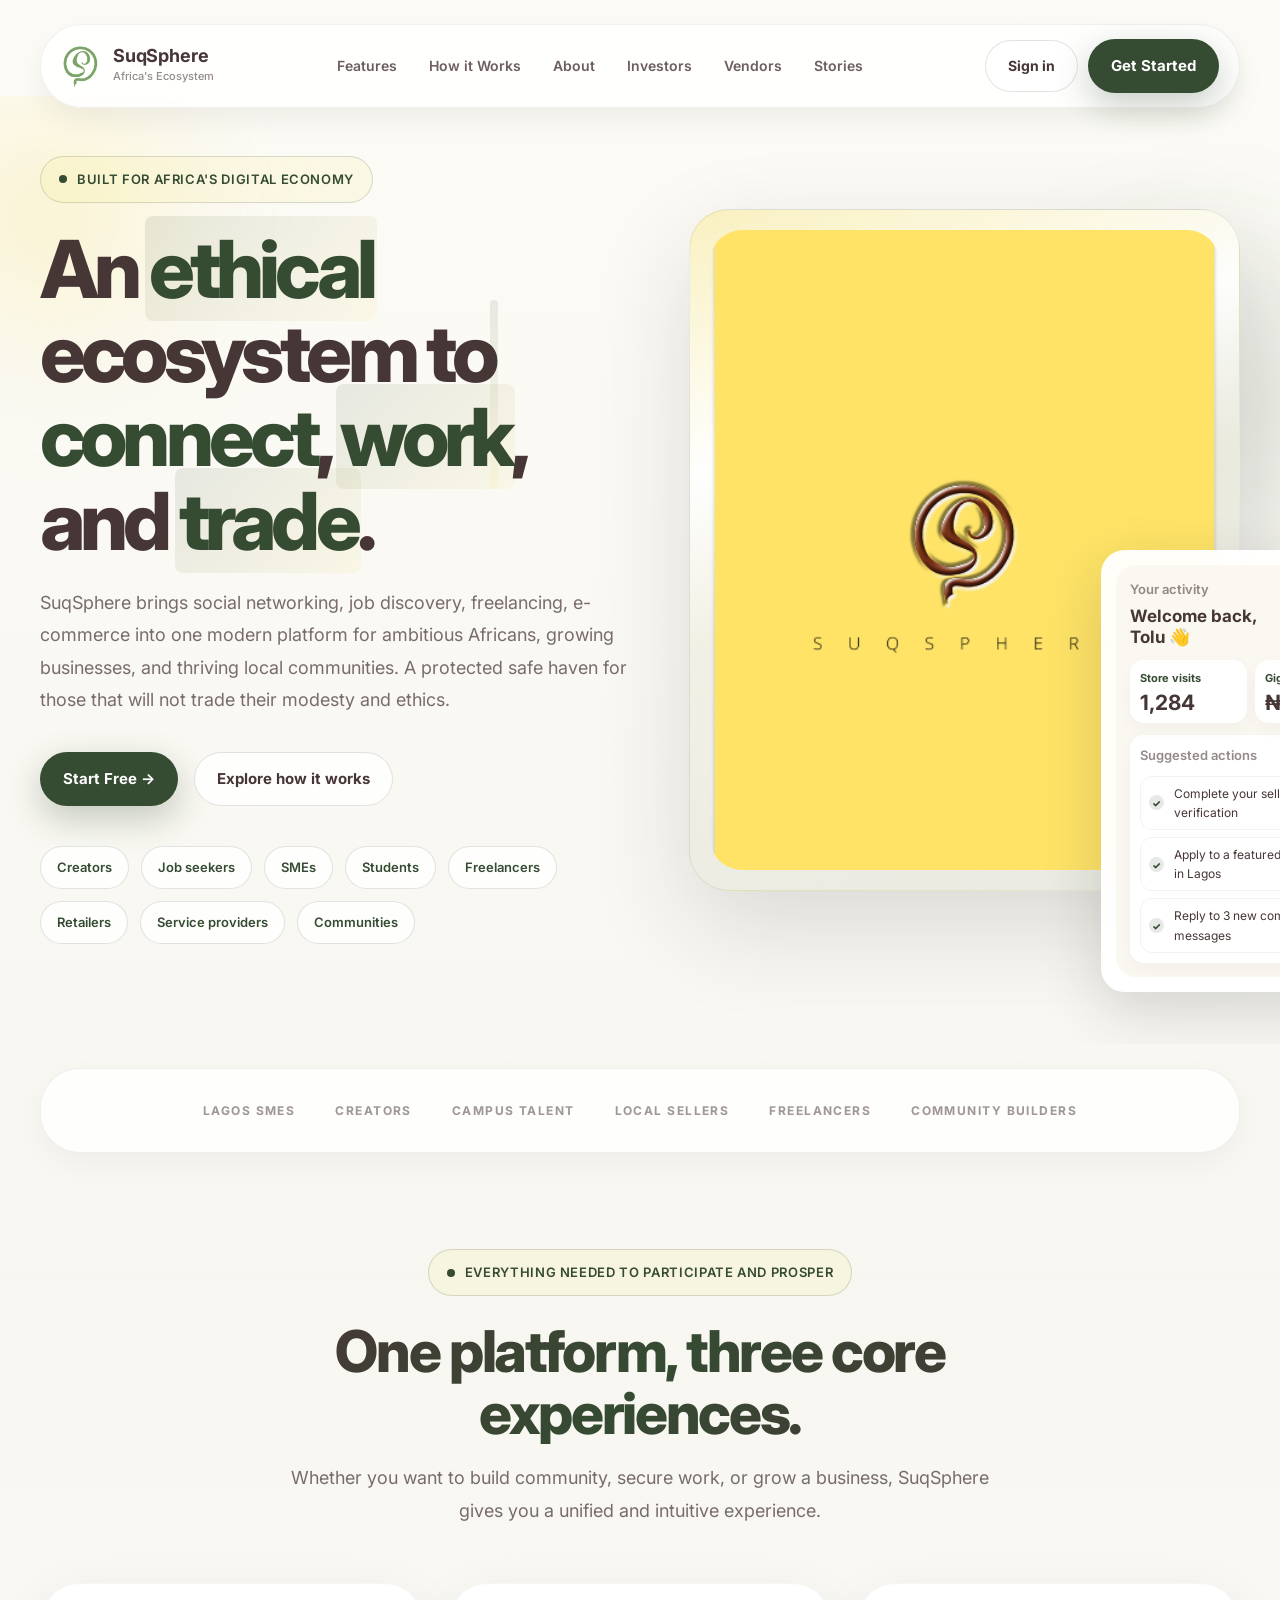
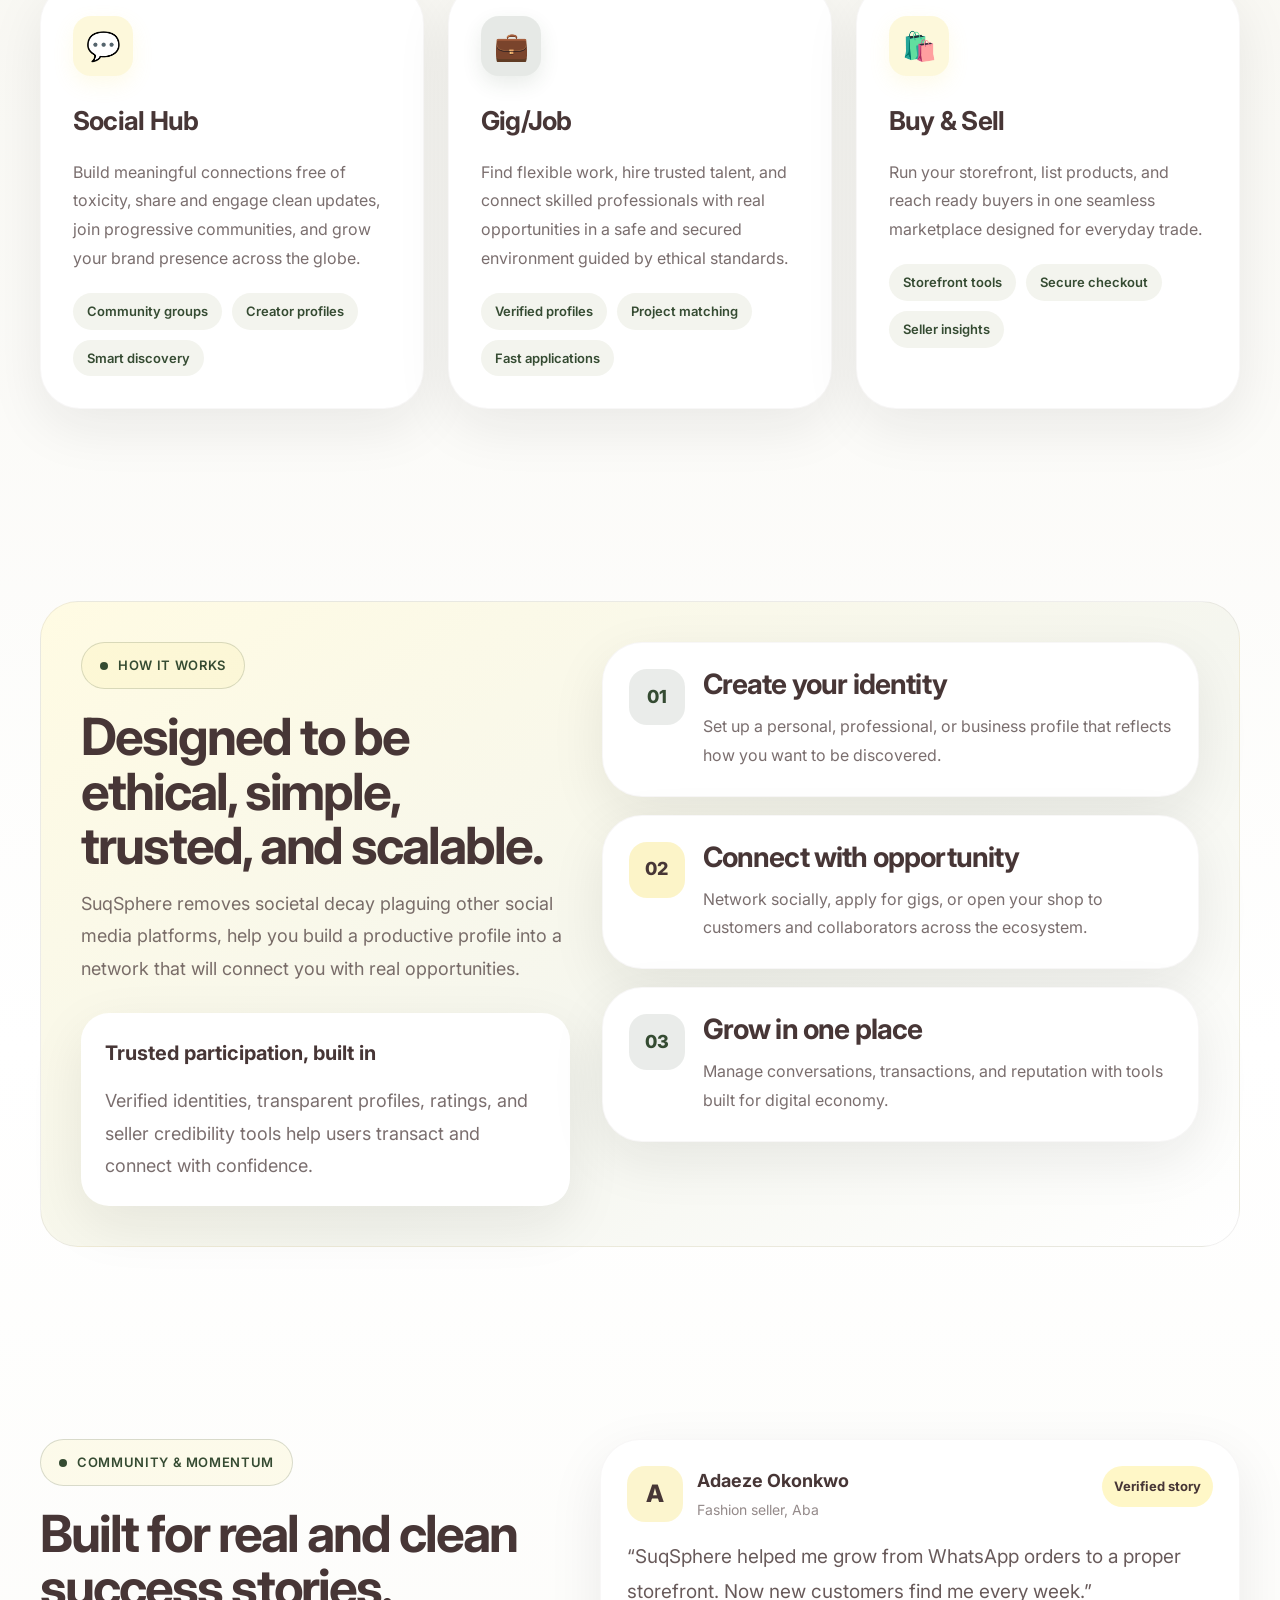
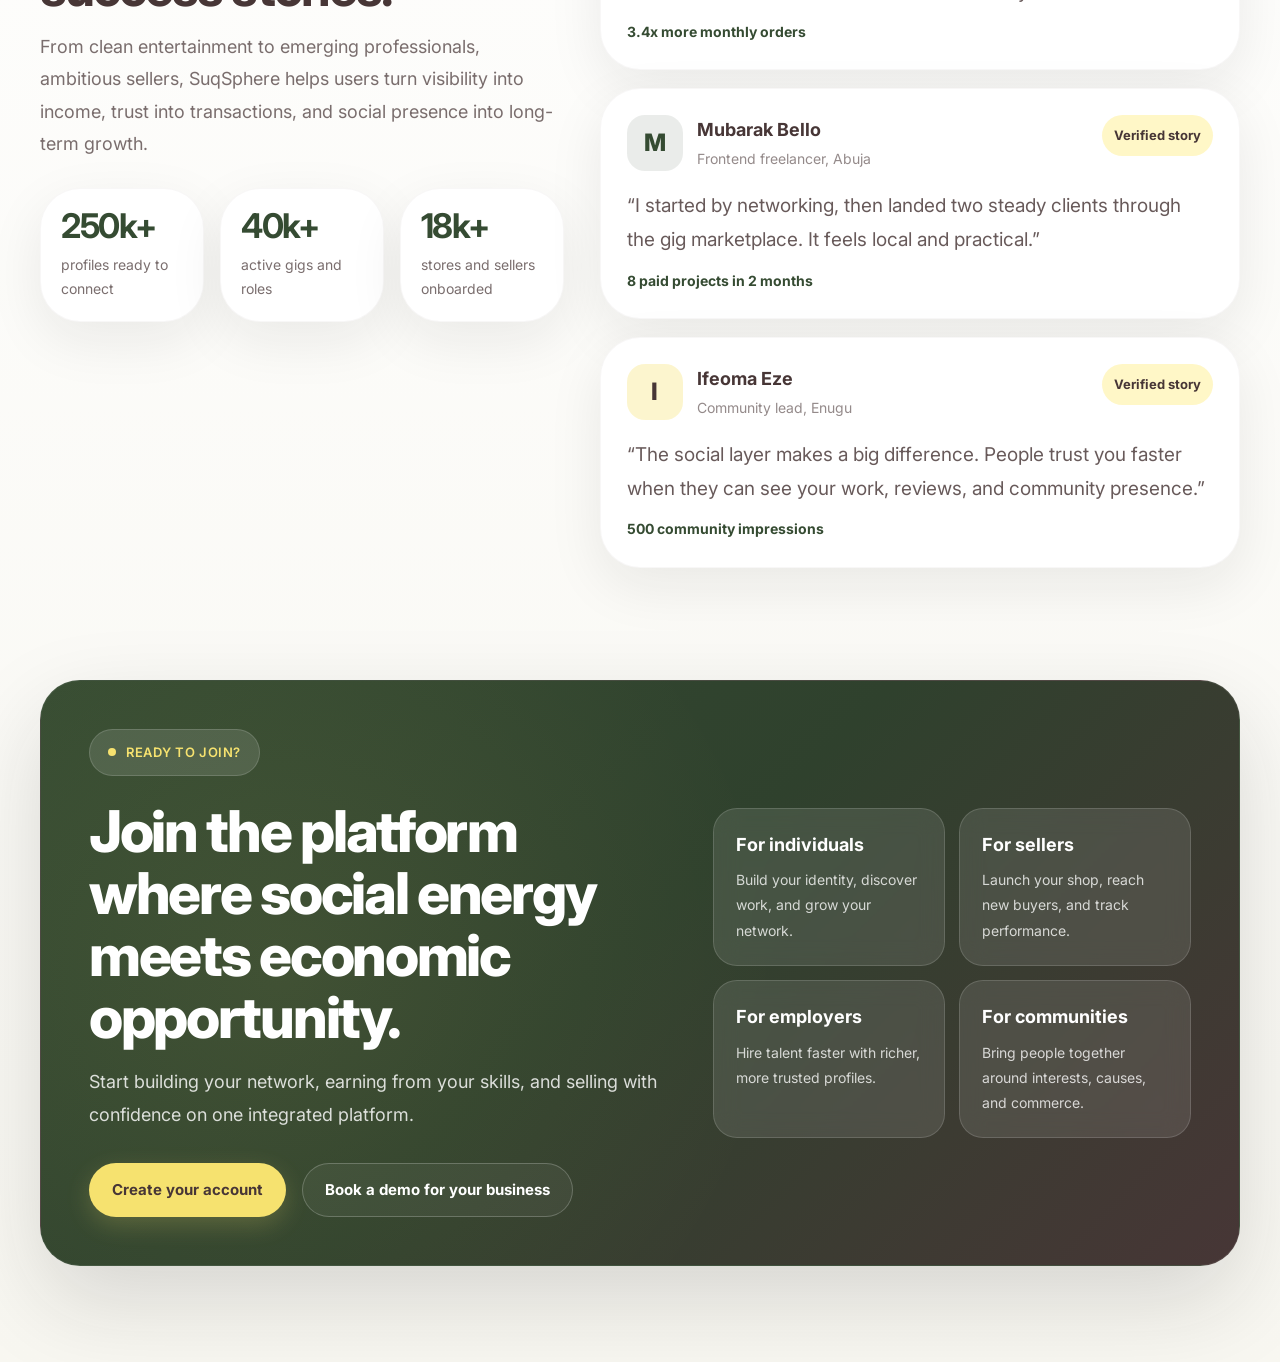
<file: index.html>
<!DOCTYPE html>
<html lang="en">
<head>
  <meta charset="UTF-8" />
  <meta name="viewport" content="width=device-width, initial-scale=1.0" />
  <title>SuqSphere — Social, Work & Commerce</title>
  <link rel="icon" type="image/png" href="./images/icon.png">
  <link rel="preconnect" href="https://fonts.googleapis.com" />
  <link rel="preconnect" href="https://fonts.gstatic.com" crossorigin />
  <link href="https://fonts.googleapis.com/css2?family=Inter:wght@400;500;600;700;800&display=swap" rel="stylesheet" />
  <link rel="stylesheet" href="styles.css" />
</head>
<body>
  <header class="site-header">
    <div class="container">
      <nav class="nav-shell" id="navShell">
        <div class="brand">
             <a class="brand logo-brand" href="index.html" aria-label="SuqSphere Home">
  <img src="./images/suq green2.png" alt="SuqSphere logo" class="site-logo">
</a>
          <div>
            <div class="brand-title">SuqSphere</div>
            <div class="brand-subtitle">Africa's Ecosystem</div>
          </div>
        </div>

        <div class="nav-links">
          <a href="#features">Features</a>
          <a href="#how-it-works">How it Works</a>
            <a href="about.html">About</a>
          <a href="investor.html">Investors</a>   
          <a href="vendor.html">Vendors</a>
          <a href="#stories">Stories</a>
        </div>

        <div class="nav-actions">
          <a class="btn btn-secondary" href="#" style="font-size: 14px;">Sign in</a>
          <a class="btn btn-primary" href="#join">Get Started</a>
          <button class="nav-toggle" id="navToggle" aria-label="Open menu">☰</button>
        </div>
      </nav>
    </div>
  </header>

  <section class="hero">
    <div class="container">
      <div class="hero-grid">
        <div class="hero-copy reveal">
          <div class="label">Built for Africa's digital economy</div>
          <h1>
            An <span class="accent">ethical</span> ecosystem to <span class="accent">connect</span>,
            <span class="accent">work</span>, and
            <span class="accent">trade</span>.
          </h1>
          <p>
            SuqSphere brings social networking, job discovery, freelancing, e-commerce into one modern platform for ambitious Africans,
            growing businesses, and thriving local communities. A protected safe haven for those that will not trade their modesty and ethics.
          </p>
          <div class="hero-actions">
            <a class="btn btn-primary" href="#join">Start Free →</a>
            <a class="btn btn-secondary" href="#how-it-works">Explore how it works</a>
          </div>
          <div class="tag-list">
            <span class="tag">Creators</span>
            <span class="tag">Job seekers</span>
            <span class="tag">SMEs</span>
            <span class="tag">Students</span>
            <span class="tag">Freelancers</span>
            <span class="tag">Retailers</span>
            <span class="tag">Service providers</span>
            <span class="tag">Communities</span>
          </div>
        </div>

        <div class="hero-visual reveal">
 <div class="hero-visual reveal">
  <div class="hero-video-card">
    <video 
      class="hero-video"
      autoplay
      muted
      loop
      playsinline
      poster="./images/video-poster.jpg"
    >
      <source src="./videos/Suq aisha.mp4" type="video/mp4">
      Your browser does not support the video tag.
    </video>
  </div>

  <div class="dashboard">
                <div class="dashboard-grid">
                  <div class="panel panel-light">
                    <div class="panel-head">
                      <div>
                        <div class="eyebrow">Your activity</div>
                        <h3>Welcome back, Tolu 👋</h3>
                      </div>
                      <span class="badge-chip">24 new leads</span>
                    </div>

                    <div class="stat-grid">
                      <div class="stat-card">
                        <div class="stat-title">Store visits</div>
                        <div class="stat-value">1,284</div>
                      </div>
                      <div class="stat-card">
                        <div class="stat-title">Gig earnings</div>
                        <div class="stat-value">₦480k</div>
                      </div>
                    </div>

                    <div class="task-card mt-12">
                      <div class="eyebrow">Suggested actions</div>
                      <div class="task-list">
                        <div class="task-item"><span class="check">✓</span><span>Complete your seller verification</span></div>
                        <div class="task-item"><span class="check">✓</span><span>Apply to a featured design gig in Lagos</span></div>
                        <div class="task-item"><span class="check">✓</span><span>Reply to 3 new community messages</span></div>
                      </div>
                    </div>
                  </div>

                  <div class="side-stack">
                    <div class="panel panel-soft">
                      <div class="eyebrow">People making moves today</div>
                      <div class="avatar-list">
                        <div class="avatar-card">
                          <div class="avatar-icon">C</div>
                          <div>
                            <div class="avatar-name">Chinonso</div>
                            <div class="avatar-role">Vendor • Onitsha</div>
                          </div>
                        </div>
                        <div class="avatar-card">
                          <div class="avatar-icon">A</div>
                          <div>
                            <div class="avatar-name">Aisha</div>
                            <div class="avatar-role">Virtual assistant • Kano</div>
                          </div>
                        </div>
                        <div class="avatar-card">
                          <div class="avatar-icon">D</div>
                          <div>
                            <div class="avatar-name">David</div>
                            <div class="avatar-role">Job seeker • Port Harcourt</div>
                          </div>
                        </div>
                      </div>
                    </div>

                    <div class="panel panel-accent">
                      <div class="eyebrow green-text">Opportunity pulse</div>
                      <h3 class="panel-big-title">1 app. 3 growth paths. Endless local momentum.</h3>
                      <div class="white-chip">96% satisfaction</div>
                    </div>
                  </div>
                </div>
              </div>
            </div>
          </div>
        </div>
      </div>
    </div>
  </section>

  <section class="brand-strip">
    <div class="container">
      <div class="brand-strip-card reveal">
        <span>Lagos SMEs</span>
        <span>Creators</span>
        <span>Campus Talent</span>
        <span>Local Sellers</span>
        <span>Freelancers</span>
        <span>Community Builders</span>
      </div>
    </div>
  </section>

  <section class="section" id="features">
    <div class="container">
      <div class="section-heading reveal">
        <div class="label">Everything needed to participate and prosper</div>
        <h2>One platform, three core experiences.</h2>
        <p>
          Whether you want to build community, secure work, or grow a business,
          SuqSphere gives you a unified and intuitive experience.
        </p>
      </div>

      <div class="card-grid">
        <article class="feature-card reveal">
          <div class="feature-icon yellow">💬</div>
          <h3>Social Hub</h3>
          <p>
            Build meaningful connections free of toxicity, share and engage clean updates, join progressive communities,
            and grow your brand presence across the globe.
          </p>
          <div class="feature-tags">
            <span>Community groups</span>
            <span>Creator profiles</span>
            <span>Smart discovery</span>
          </div>
        </article>

        <article class="feature-card reveal">
          <div class="feature-icon green">💼</div>
          <h3>Gig/Job</h3>
          <p>
            Find flexible work, hire trusted talent, and connect skilled
            professionals with real opportunities in a safe and secured environment guided by ethical standards.
          </p>
          <div class="feature-tags">
            <span>Verified profiles</span>
            <span>Project matching</span>
            <span>Fast applications</span>
          </div>
        </article>

        <article class="feature-card reveal">
          <div class="feature-icon yellow">🛍️</div>
          <h3>Buy &amp; Sell</h3>
          <p>
            Run your storefront, list products, and reach ready buyers in one
            seamless marketplace designed for everyday trade.
          </p>
          <div class="feature-tags">
            <span>Storefront tools</span>
            <span>Secure checkout</span>
            <span>Seller insights</span>
          </div>
        </article>
      </div>
    </div>
  </section>

  <section class="section" id="how-it-works">
    <div class="container">
      <div class="trust-shell reveal">
        <div class="trust-copy">
          <div class="label">How it works</div>
          <h2>Designed to be ethical, simple, trusted, and scalable.</h2>
          <p>
            SuqSphere removes societal decay plaguing other social media platforms, help you build a productive profile into a network that will connect you with real
            opportunities.
          </p>

          <div class="trust-note">
            <h4>Trusted participation, built in</h4>
            <p>
              Verified identities, transparent profiles, ratings, and seller
              credibility tools help users transact and connect with confidence.
            </p>
          </div>
        </div>

        <div class="step-list">
          <article class="step-card reveal">
            <div class="step-number green">01</div>
            <div>
              <h3>Create your identity</h3>
              <p>
                Set up a personal, professional, or business profile that reflects
                how you want to be discovered.
              </p>
            </div>
          </article>

          <article class="step-card reveal">
            <div class="step-number yellow">02</div>
            <div>
              <h3>Connect with opportunity</h3>
              <p>
                Network socially, apply for gigs, or open your shop to customers
                and collaborators across the ecosystem.
              </p>
            </div>
          </article>

          <article class="step-card reveal">
            <div class="step-number green">03</div>
            <div>
              <h3>Grow in one place</h3>
              <p>
                Manage conversations, transactions, and reputation with tools built
                for digital economy.
              </p>
            </div>
          </article>
        </div>
      </div>
    </div>
  </section>

  <section class="section" id="stories">
    <div class="container">
      <div class="stories-grid">
        <div class="stories-copy reveal">
          <div class="label">Community &amp; momentum</div>
          <h2>Built for real and clean success stories.</h2>
          <p>
            From clean entertainment to emerging professionals, ambitious sellers, SuqSphere helps users
            turn visibility into income, trust into transactions, and social
            presence into long-term growth.
          </p>

          <div class="metric-grid">
            <div class="metric-card reveal">
              <strong>250k+</strong>
              <span>profiles ready to connect</span>
            </div>
            <div class="metric-card reveal">
              <strong>40k+</strong>
              <span>active gigs and roles</span>
            </div>
            <div class="metric-card reveal">
              <strong>18k+</strong>
              <span>stores and sellers onboarded</span>
            </div>
          </div>
        </div>

        <div class="story-list">
          <article class="story-card reveal">
            <div class="story-top">
              <div class="story-person">
                <div class="story-avatar yellow">A</div>
                <div>
                  <div class="story-name">Adaeze Okonkwo</div>
                  <div class="story-role">Fashion seller, Aba</div>
                </div>
              </div>
              <div class="verified">Verified story</div>
            </div>
            <p class="story-quote">
              “SuqSphere helped me grow from WhatsApp orders to a proper storefront.
              Now new customers find me every week.”
            </p>
            <div class="story-stat">3.4x more monthly orders</div>
          </article>

          <article class="story-card reveal">
            <div class="story-top">
              <div class="story-person">
                <div class="story-avatar green">M</div>
                <div>
                  <div class="story-name">Mubarak Bello</div>
                  <div class="story-role">Frontend freelancer, Abuja</div>
                </div>
              </div>
              <div class="verified">Verified story</div>
            </div>
            <p class="story-quote">
              “I started by networking, then landed two steady clients through the gig
              marketplace. It feels local and practical.”
            </p>
            <div class="story-stat">8 paid projects in 2 months</div>
          </article>

          <article class="story-card reveal">
            <div class="story-top">
              <div class="story-person">
                <div class="story-avatar yellow">I</div>
                <div>
                  <div class="story-name">Ifeoma Eze</div>
                  <div class="story-role">Community lead, Enugu</div>
                </div>
              </div>
              <div class="verified">Verified story</div>
            </div>
            <p class="story-quote">
              “The social layer makes a big difference. People trust you faster when
              they can see your work, reviews, and community presence.”
            </p>
            <div class="story-stat">500 community impressions</div>
          </article>
        </div>
      </div>
    </div>
  </section>

  <section class="section join-section" id="join">
    <div class="container">
      <div class="cta-shell reveal">
        <div class="cta-grid">
          <div>
            <div class="label">Ready to join?</div>
            <h2>Join the platform where social energy meets economic opportunity.</h2>
            <p>
              Start building your network, earning from your skills, and selling with
              confidence on one integrated platform.
            </p>
            <div class="cta-actions">
              <a class="btn btn-yellow" href="#">Create your account</a>
              <a class="btn btn-outline-light" href="#">Book a demo for your business</a>
            </div>
          </div>

          <div class="cta-box-grid">
            <div class="cta-box">
              <h4>For individuals</h4>
              <p>Build your identity, discover work, and grow your network.</p>
            </div>
            <div class="cta-box">
              <h4>For sellers</h4>
              <p>Launch your shop, reach new buyers, and track performance.</p>
            </div>
            <div class="cta-box">
              <h4>For employers</h4>
              <p>Hire talent faster with richer, more trusted profiles.</p>
            </div>
            <div class="cta-box">
              <h4>For communities</h4>
              <p>Bring people together around interests, causes, and commerce.</p>
            </div>
          </div>
        </div>
      </div>
    </div>
  </section>

  <script src="script.js"></script>
</body>
</html>
</file>
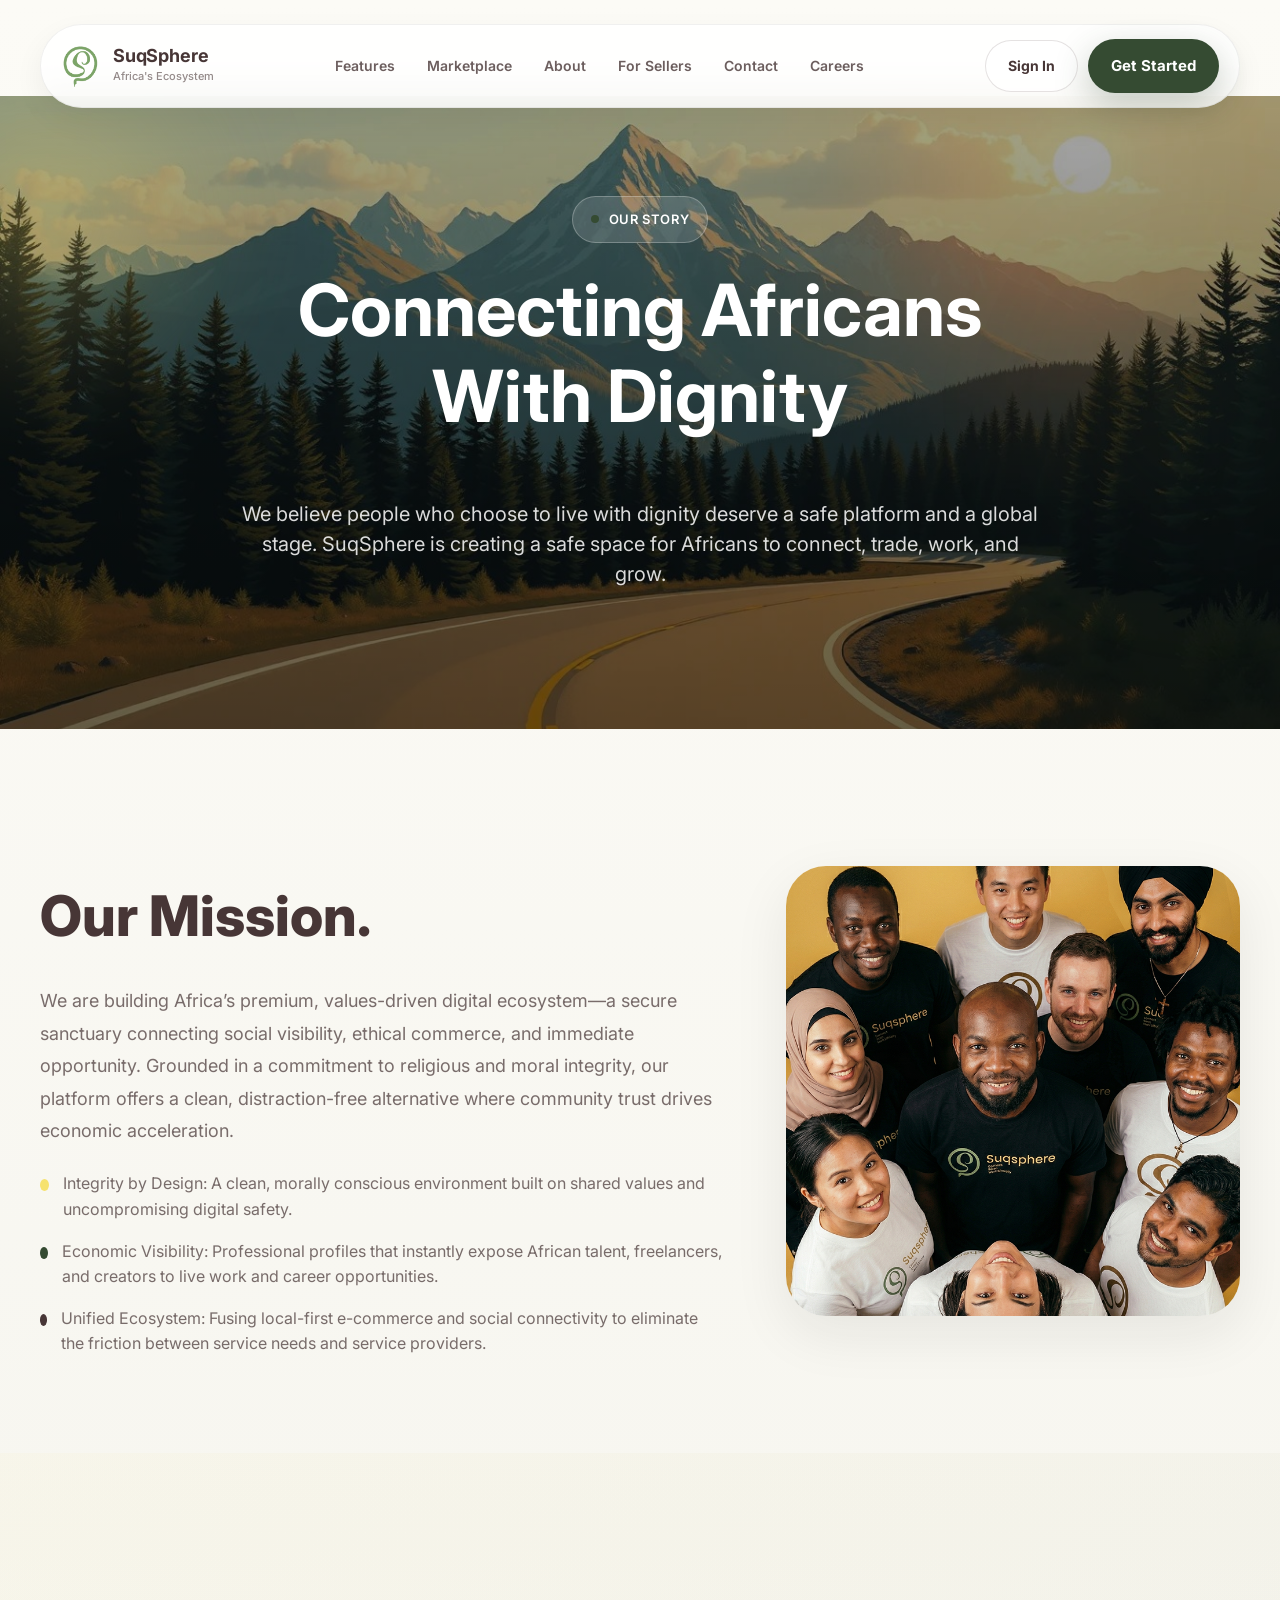
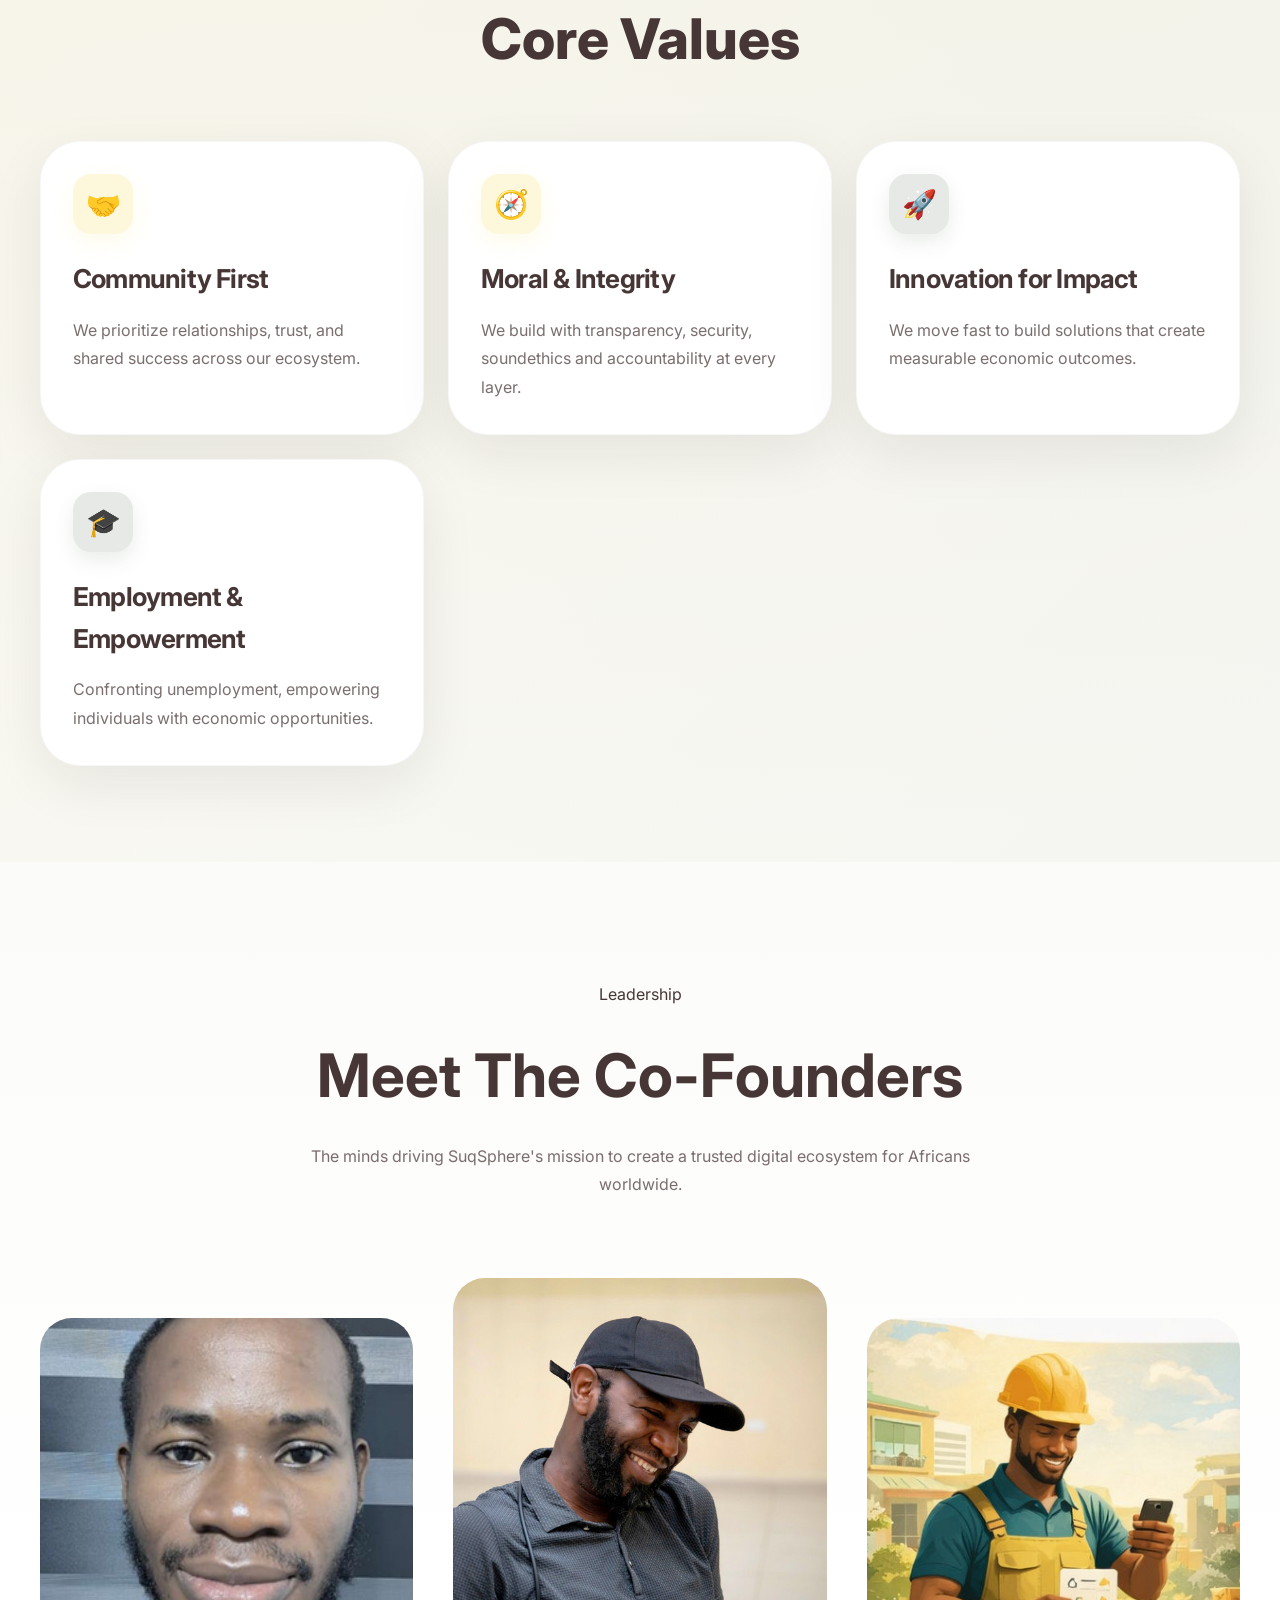
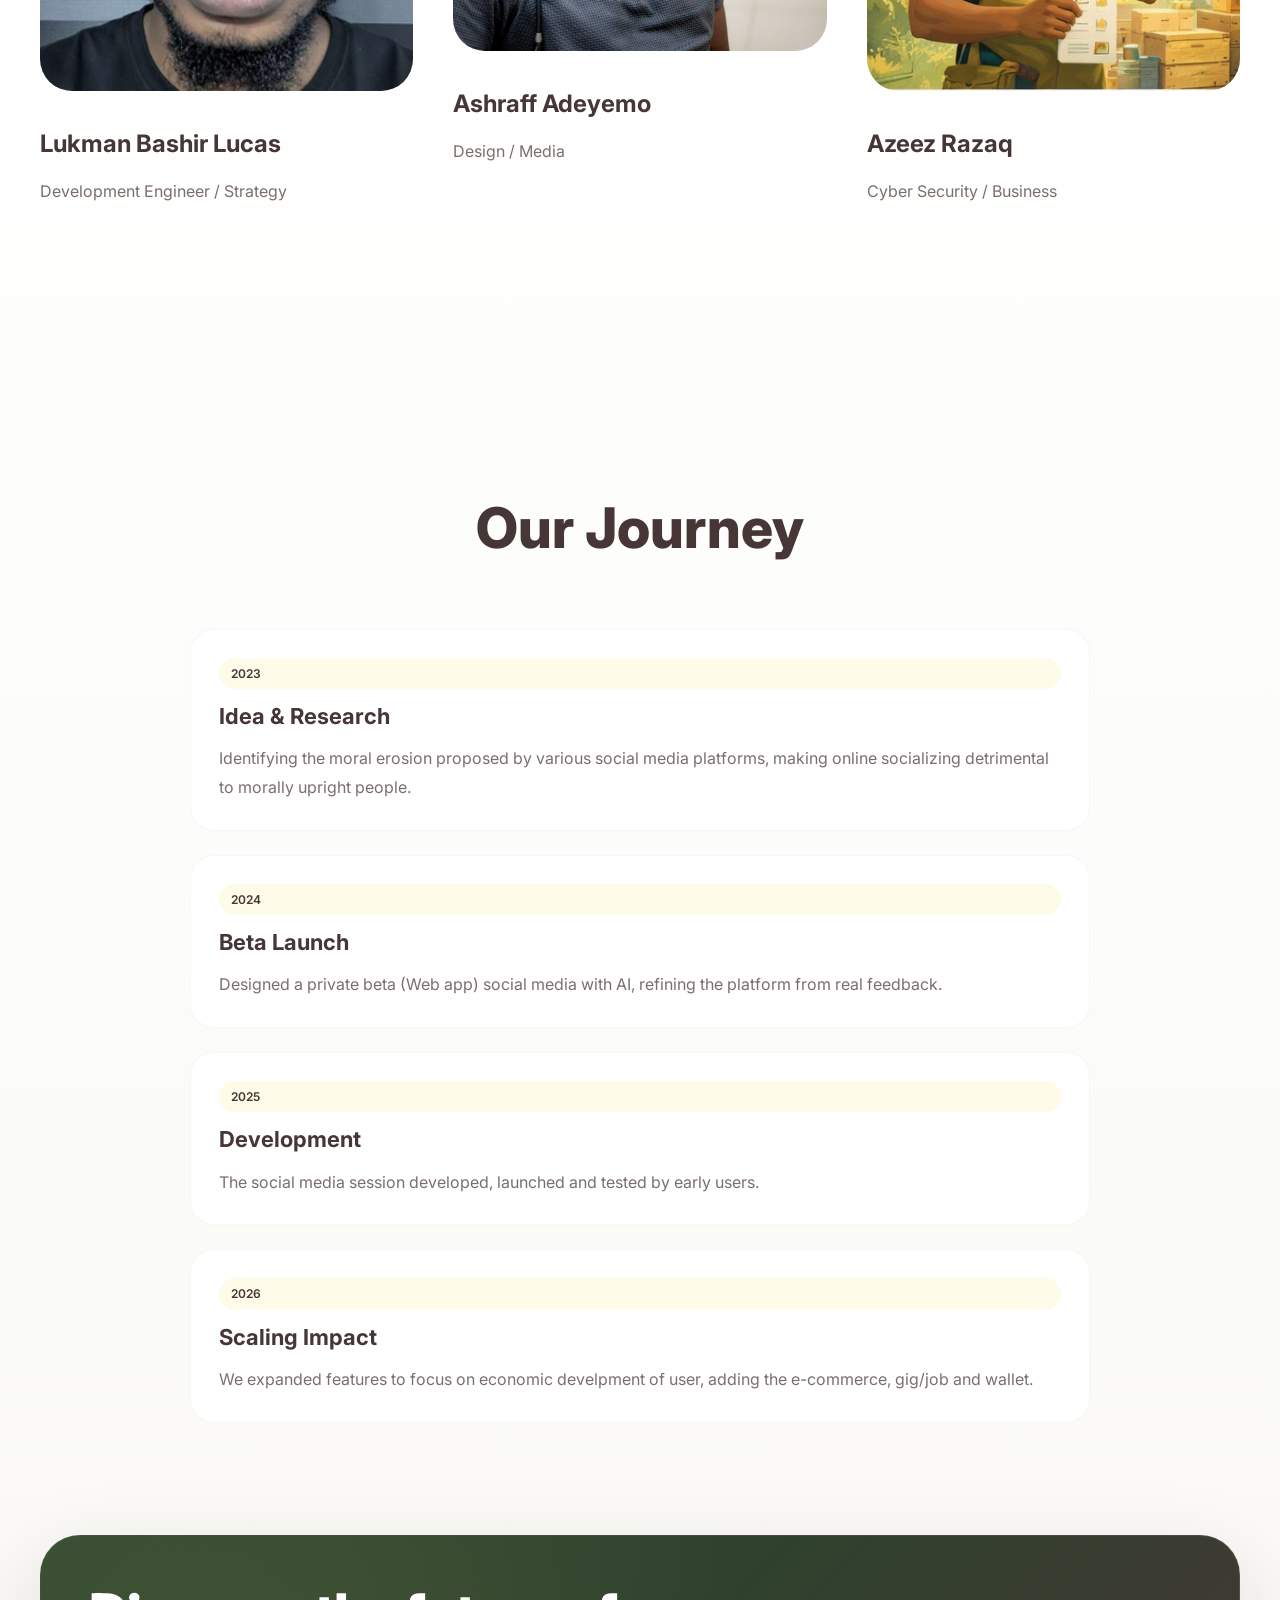
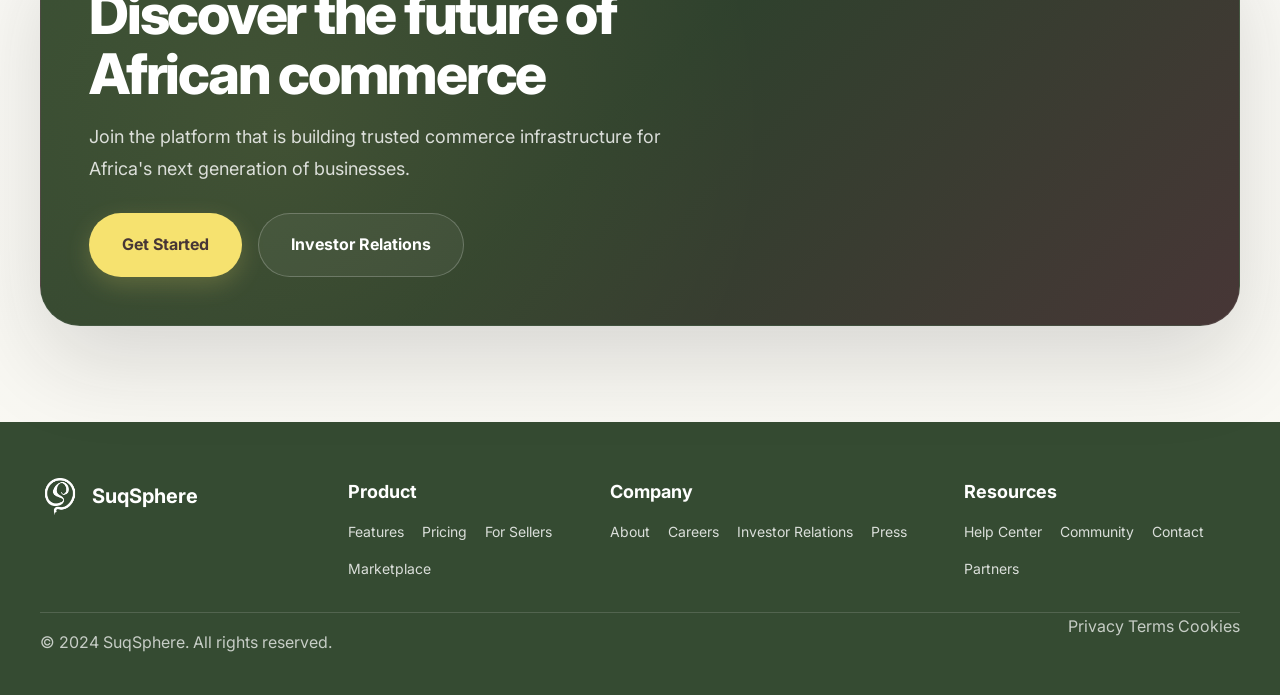
<file: about.html>
<!DOCTYPE html>
<html lang="en">
<head>
  <meta charset="UTF-8" />
  <meta name="viewport" content="width=device-width, initial-scale=1.0" />
  <meta name="description" content="SuqSphere - Africa's next-generation digital ecosystem for social, work, and commerce" />
  <title>SuqSphere — Africa's Digital Ecosystem</title>
  <link rel="icon" type="image/png" href="./images/icon.png">
  <link rel="preconnect" href="https://fonts.googleapis.com" />
  <link rel="preconnect" href="https://fonts.gstatic.com" crossorigin />
  <link href="https://fonts.googleapis.com/css2?family=Inter:wght@300;400;500;600;700;800&display=swap" rel="stylesheet" />
  <link rel="stylesheet" href="styles.css" />
</head>
<body>
  <header class="site-header">
    <div class="container">
      <nav class="nav-shell" id="navShell">
        <div class="brand">
             <a class="brand logo-brand" href="index.html" aria-label="SuqSphere Home">
  <img src="./images/suq green2.png" alt="SuqSphere logo" class="site-logo">
</a>
          <div>
            <div class="brand-title">SuqSphere</div>
            <div class="brand-subtitle">Africa's Ecosystem</div>
          </div>
        </div>

        <div class="nav-links">
          <a href="features.html">Features</a>
          <a href="marketplace.html">Marketplace</a>
          <a href="about.html">About</a>
          <a href="vendor.html">For Sellers</a>
          <a href="contact.html">Contact</a>
          <a href="careers.html">Careers</a>
        </div>
        <div class="nav-actions">
          <a class="btn btn-secondary" href="#" style="font-size: 14px;">Sign In</a>
          <a class="btn btn-primary" href="index.html#join">Get Started</a>
          <button class="nav-toggle" id="navToggle" aria-label="Toggle menu">☰</button>
        </div>
      </nav>
    </div>
  </header>

  <!-- Page Hero -->
<section 
  class="hero" 
  style="
    padding: 100px 0 120px;
    min-height: 520px;
    background-image:
      linear-gradient(
        rgba(0, 0, 0, 0.35),
        rgba(0, 0, 0, 0.60)
      ),
      url('./images/web (7).jpeg');
    background-size: cover;
    background-position: center;
    background-repeat: no-repeat;
    color: white;
  "
>
  <div class="container hero-content">
    <div style="max-width: 800px; margin: 0 auto; text-align: center;">
      
      <div 
        class="label reveal" 
        style="
          background: rgba(255, 255, 255, 0.14);
          border-color: rgba(255, 255, 255, 0.25);
          color: white;
        "
      >
        Our Story
      </div>

      <h1 
        class="reveal" 
        style="
          margin-top: 24px;
          font-size: clamp(58px, 6.5vw, 72px);
          line-height: 1.2;
          color: white;
        "
      >
        Connecting Africans With Dignity
      </h1>

      <p 
        class="reveal" 
        style="
          margin-top: 24px;
          font-size: 20px;
          color: rgba(255, 255, 255, 0.85);
          line-height: 1.5;
        "
      >
        We believe people who choose to live with dignity deserve a safe platform and a global stage. SuqSphere is creating a safe space for Africans to connect, trade, work, and grow.
      </p>

    </div>
  </div>
</section>

  <!-- Mission -->
  <section class="section">
    <div class="container">
      <div style="display: grid; grid-template-columns: 1.2fr 0.8fr; gap: 64px; align-items: center;">
        <div class="reveal">
          <h2 style="font-size: clamp(36px, 4.5vw, 56px); font-weight: 800; margin-bottom: 24px;">Our Mission.</h2>
          <p style="font-size: 18px; color: var(--muted); line-height: 1.8; margin-bottom: 24px;">
           We are building Africa’s premium, values-driven digital ecosystem—a secure sanctuary connecting social visibility, ethical commerce, and immediate opportunity. 
           Grounded in a commitment to religious and moral integrity, our platform offers a clean, distraction-free alternative where community trust drives economic acceleration.

          <div style="display: grid; gap: 16px;">
            <div style="display: flex; gap: 14px; align-items: start;">
              <div style="width: 12px; height: 12px; border-radius: 50%; background: var(--yellow); margin-top: 8px;"></div>
              <p style="margin: 0; color: var(--muted);">Integrity by Design: A clean, morally conscious environment built on shared values and uncompromising digital safety.</p>
            </div>
            <div style="display: flex; gap: 14px; align-items: start;">
              <div style="width: 12px; height: 12px; border-radius: 50%; background: var(--green); margin-top: 8px;"></div>
              <p style="margin: 0; color: var(--muted);">Economic Visibility: Professional profiles that instantly expose African talent, freelancers, and creators to live work and career opportunities.</p>
            </div>
            <div style="display: flex; gap: 14px; align-items: start;">
              <div style="width: 12px; height: 12px; border-radius: 50%; background: var(--brown); margin-top: 8px;"></div>
              <p style="margin: 0; color: var(--muted);">Unified Ecosystem: Fusing local-first e-commerce and social connectivity to eliminate the friction between service needs and service providers.</p>
            </div>
          </div>
        </div>

        <div 
  class="reveal" 
  style="
    border-radius: 40px;
    overflow: hidden;
    min-height: 400px;
    box-shadow: 0 18px 55px rgba(30, 30, 30, 0.08);
  "
>
  <img 
    src="./images/web.png" 
    alt="African professionals and entrepreneurs connecting through SuqSphere"
    style="
      width: 100%;
      height: 450px;
      object-fit: cover;
      display: block;
    "
  >
</div>
      </div>
    </div>
  </section>

  <!-- Values -->
  <section class="section" style="background: linear-gradient(135deg, rgba(246, 226, 111, 0.05) 0%, rgba(53, 75, 50, 0.03) 100%);">
    <div class="container">
      <h2 class="reveal" style="font-size: clamp(36px, 4.5vw, 56px); font-weight: 800; text-align: center; margin-bottom: 56px;">Core Values</h2>
      <div class="card-grid">
        <div class="reveal feature-card card-hover">
          <div class="feature-icon yellow">🤝</div>
          <h3>Community First</h3>
          <p>We prioritize relationships, trust, and shared success across our ecosystem.</p>
        </div>
     
        <div class="reveal feature-card card-hover">
          <div class="feature-icon yellow">🧭</div>
          <h3>Moral & Integrity</h3>
          <p>We build with transparency, security, soundethics and accountability at every layer.</p>
        </div>
        <div class="reveal feature-card card-hover">
          <div class="feature-icon green">🚀</div>
          <h3>Innovation for Impact</h3>
          <p>We move fast to build solutions that create measurable economic outcomes.</p>
        </div>
  
        <div class="reveal feature-card card-hover">
          <div class="feature-icon green">🎓</div>
          <h3>Employment & Empowerment</h3>
          <p>Confronting unemployment, empowering individuals with economic opportunities.</p>
        </div>
      </div>
    </div>
  </section>

  <section class="co-founders-section">
    <div class="container">

        <div class="section-header reveal">
            <span class="section-label">Leadership</span>
            <h2>Meet The Co-Founders</h2>
            <p>The minds driving SuqSphere's mission to create a trusted digital ecosystem for Africans worldwide.</p>
        </div>

        <div class="founders-grid">

            <div class="founder-card founder-left">
                <div class="founder-image">
                    <img src="images/lukman.jpg" alt="Lukman Bashir Lucas">
                </div>

                <div class="founder-info">
                    <h3>Lukman Bashir Lucas</h3>
                    <p>Development Engineer / Strategy</p>
                </div>
            </div>

            <div class="founder-card founder-center">
                <div class="founder-image">
                    <img src="images/ashraff.jpg" alt="Ashraff Adeyemo">
                </div>

                <div class="founder-info">
                    <h3>Ashraff Adeyemo</h3>
                    <p>Design / Media</p>
                </div>
            </div>

            <div class="founder-card founder-right">
                <div class="founder-image">
                    <img src="images/azeez.jpg" alt="Azeez Razaq">
                </div>

                <div class="founder-info">
                    <h3>Azeez Razaq</h3>
                    <p>Cyber Security / Business</p>
                </div>
            </div>

        </div>

    </div>
</section>

  <!-- Timeline -->
  <section class="section">
    <div class="container">
      <h2 class="reveal" style="font-size: clamp(36px, 4.5vw, 56px); font-weight: 800; text-align: center; margin-bottom: 56px;">Our Journey</h2>
      <div style="display: grid; gap: 24px; max-width: 900px; margin: 0 auto;">
        <div class="reveal" style="background: var(--white); padding: 28px; border-radius: var(--radius-lg); border: 1px solid var(--border-light); display: grid; gap: 10px;">
          <span class="badge yellow">2023</span>
          <h3 style="margin: 0; font-size: 22px; font-weight: 700;">Idea & Research</h3>
          <p style="margin: 0; color: var(--muted); line-height: 1.8;">Identifying the moral erosion proposed by various social media platforms, making online socializing detrimental to morally upright people.</p>
        </div>
         <div class="reveal" style="background: var(--white); padding: 28px; border-radius: var(--radius-lg); border: 1px solid var(--border-light); display: grid; gap: 10px;">
          <span class="badge yellow">2024</span>
          <h3 style="margin: 0; font-size: 22px; font-weight: 700;">Beta Launch</h3>
          <p style="margin: 0; color: var(--muted); line-height: 1.8;">Designed a private beta (Web app) social media with AI, refining the platform from real feedback.</p>
        </div>
        <div class="reveal" style="background: var(--white); padding: 28px; border-radius: var(--radius-lg); border: 1px solid var(--border-light); display: grid; gap: 10px;">
          <span class="badge green">2025</span>
          <h3 style="margin: 0; font-size: 22px; font-weight: 700;">Development</h3>
          <p style="margin: 0; color: var(--muted); line-height: 1.8;">The social media session developed, launched and tested by early users.</p>
        
        </div>
        <div class="reveal" style="background: var(--white); padding: 28px; border-radius: var(--radius-lg); border: 1px solid var(--border-light); display: grid; gap: 10px;">
          <span class="badge green">2026</span>
          <h3 style="margin: 0; font-size: 22px; font-weight: 700;">Scaling Impact</h3>
          <p style="margin: 0; color: var(--muted); line-height: 1.8;">We expanded features to focus on economic develpment of user, adding the e-commerce, gig/job and wallet.</p>
        </div>
      </div>
    </div>
  </section>

  <!-- CTA -->
  <section class="section join-section">
    <div class="container">
      <div class="cta-shell reveal">
        <div class="cta-grid">
          <div>
            <h2 style="margin: 0; color: white; font-size: clamp(36px, 4.5vw, 56px); font-weight: 800;">Discover the future of African commerce</h2>
            <p style="margin: 16px 0 0; color: rgba(255, 255, 255, 0.82); font-size: 18px;">
              Join the platform that is building trusted commerce infrastructure for Africa's next generation of businesses.
            </p>
            <div class="cta-actions" style="margin-top: 28px;">
              <a class="btn btn-yellow btn-lg" href="index.html#join">Get Started</a>
              <a class="btn btn-outline-light btn-lg" href="investor.html">Investor Relations</a>
            </div>
          </div>
        </div>
      </div>
    </div>
  </section>

  <!-- Footer -->
  <footer class="footer">
    <div class="container">
      <div class="footer-grid">
        <div class="footer-col">
          <div class="footer-brand">
            <div class="brand-mar"><a class="brand logo-brand" href="index.html" aria-label="SuqSphere Home">
  <img src="./images/suqs.png" alt="SuqSphere logo" class="site-logo">
</a></div>
            <div>
              <h4>SuqSphere</h4>
            </div>
          </div>
        </div>
        <div class="footer-col">
          <h5>Product</h5>
          <ul>
            <li><a href="features.html">Features</a></li>
            <li><a href="pricing.html">Pricing</a></li>
            <li><a href="vendor.html">For Sellers</a></li>
            <li><a href="marketplace.html">Marketplace</a></li>
          </ul>
        </div>
        <div class="footer-col">
          <h5>Company</h5>
          <ul>
            <li><a href="about.html">About</a></li>
            <li><a href="careers.html">Careers</a></li>
            <li><a href="investor.html">Investor Relations</a></li>
            <li><a href="#">Press</a></li>
          </ul>
        </div>
        <div class="footer-col">
          <h5>Resources</h5>
          <ul>
            <li><a href="#">Help Center</a></li>
            <li><a href="#">Community</a></li>
            <li><a href="contact.html">Contact</a></li>
            <li><a href="#">Partners</a></li>
          </ul>
        </div>
      </div>
      <div class="footer-bottom">
        <p>&copy; 2024 SuqSphere. All rights reserved.</p>
        <div class="footer-legal">
          <a href="#">Privacy</a>
          <a href="#">Terms</a>
          <a href="#">Cookies</a>
        </div>
      </div>
    </div>
  </footer>

  <script src="script.js"></script>
</body>
</html>
</file>
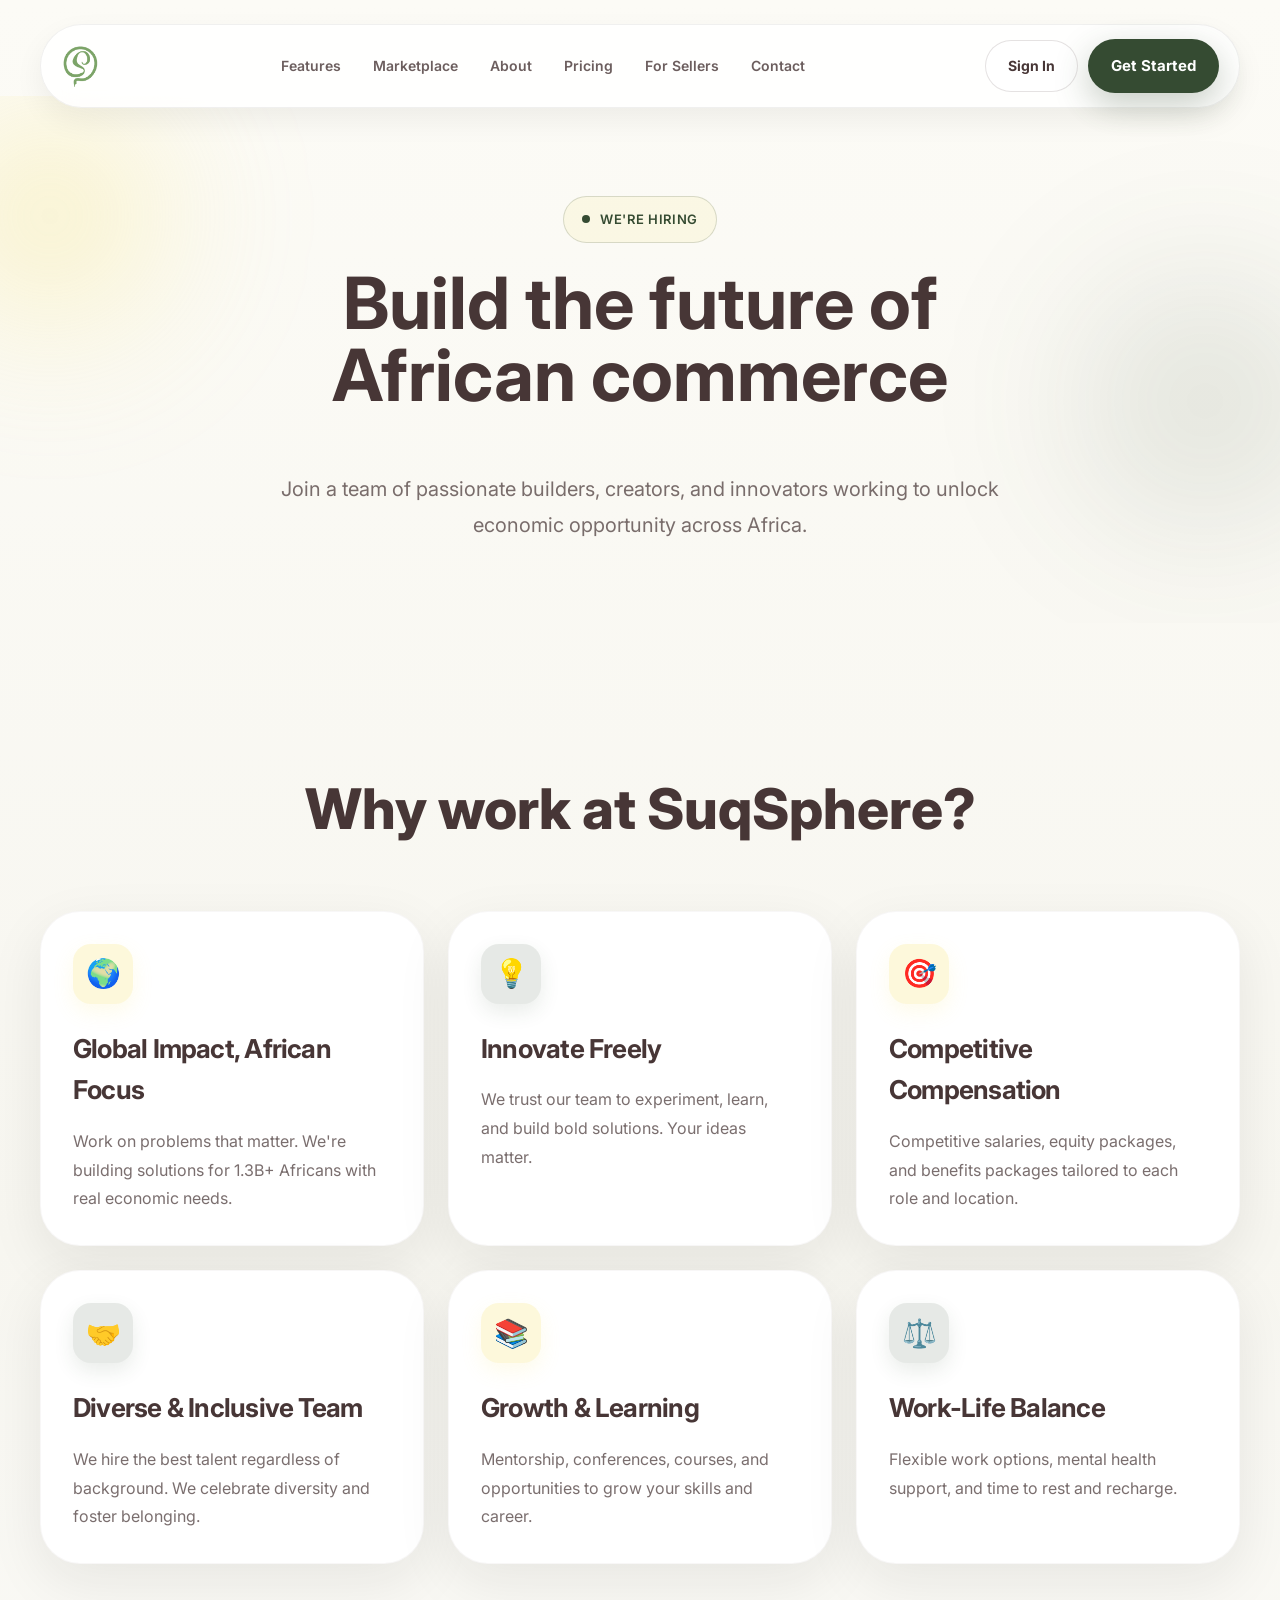
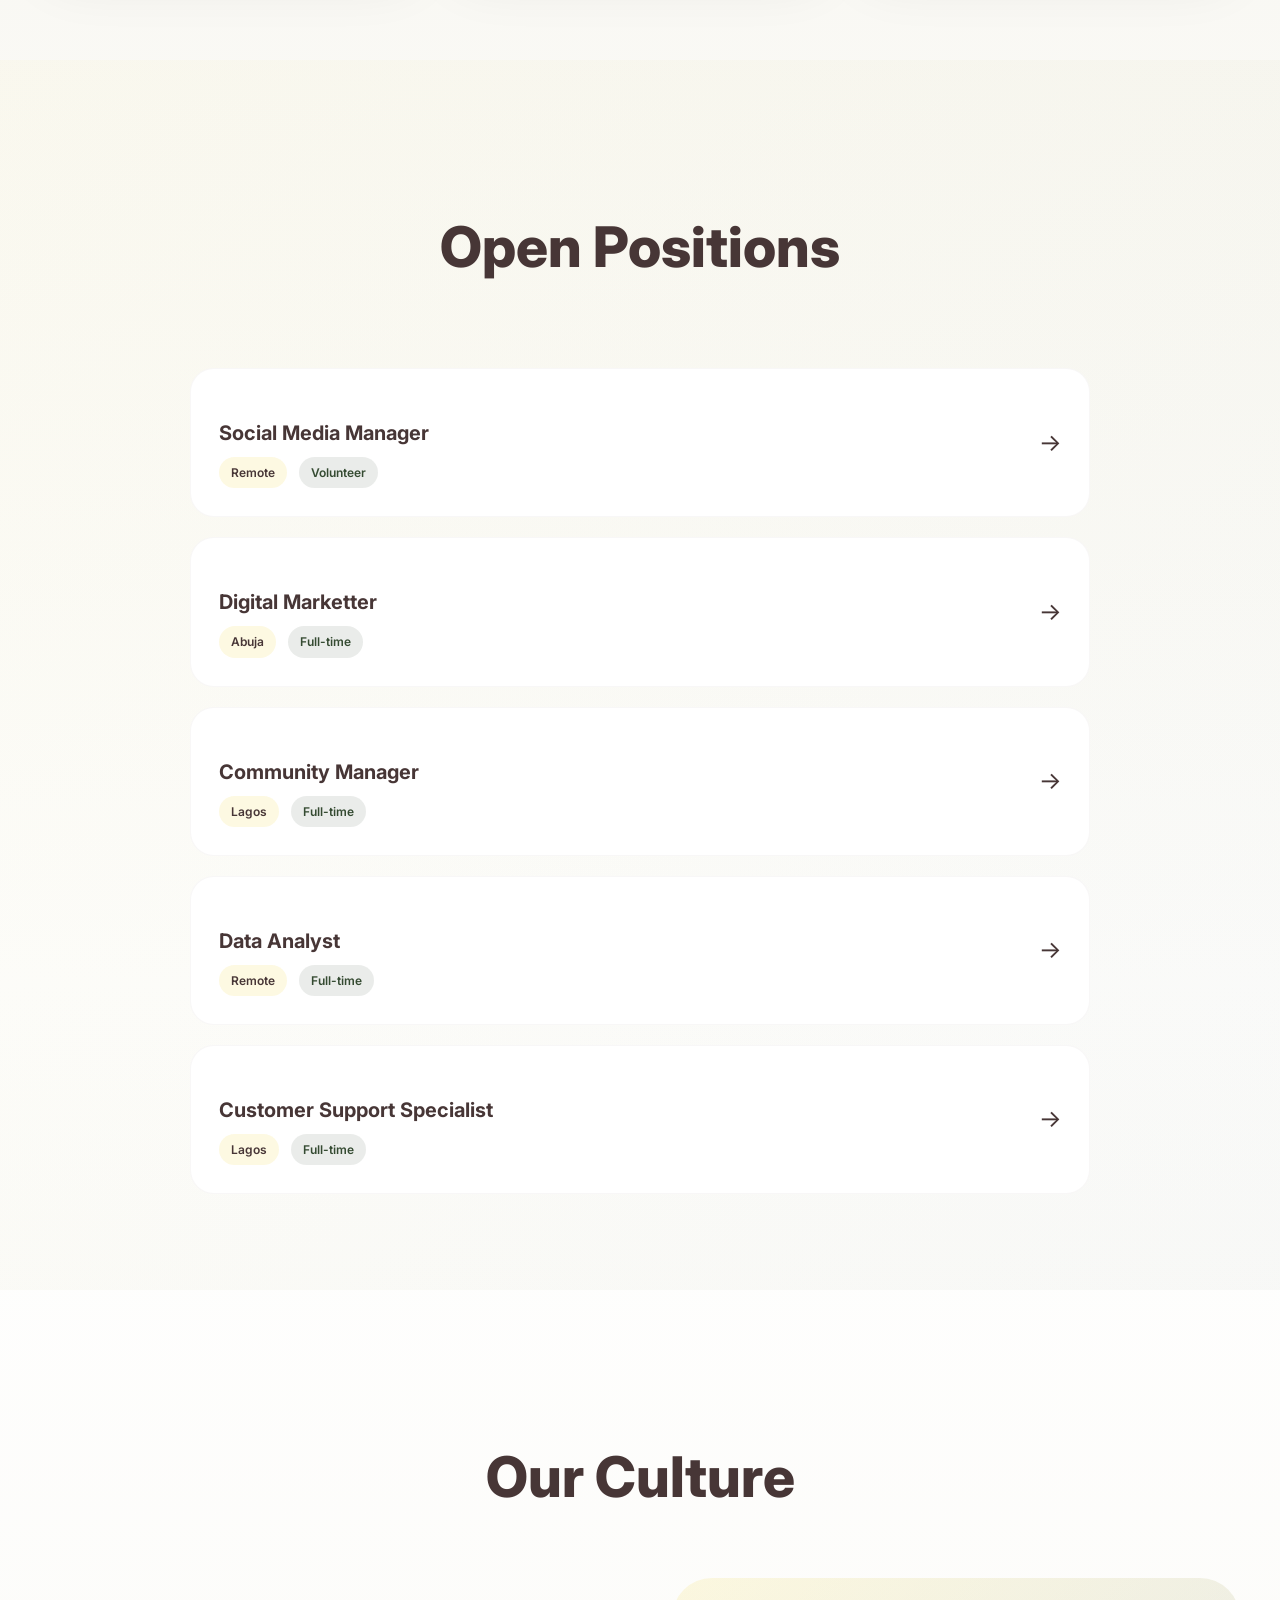
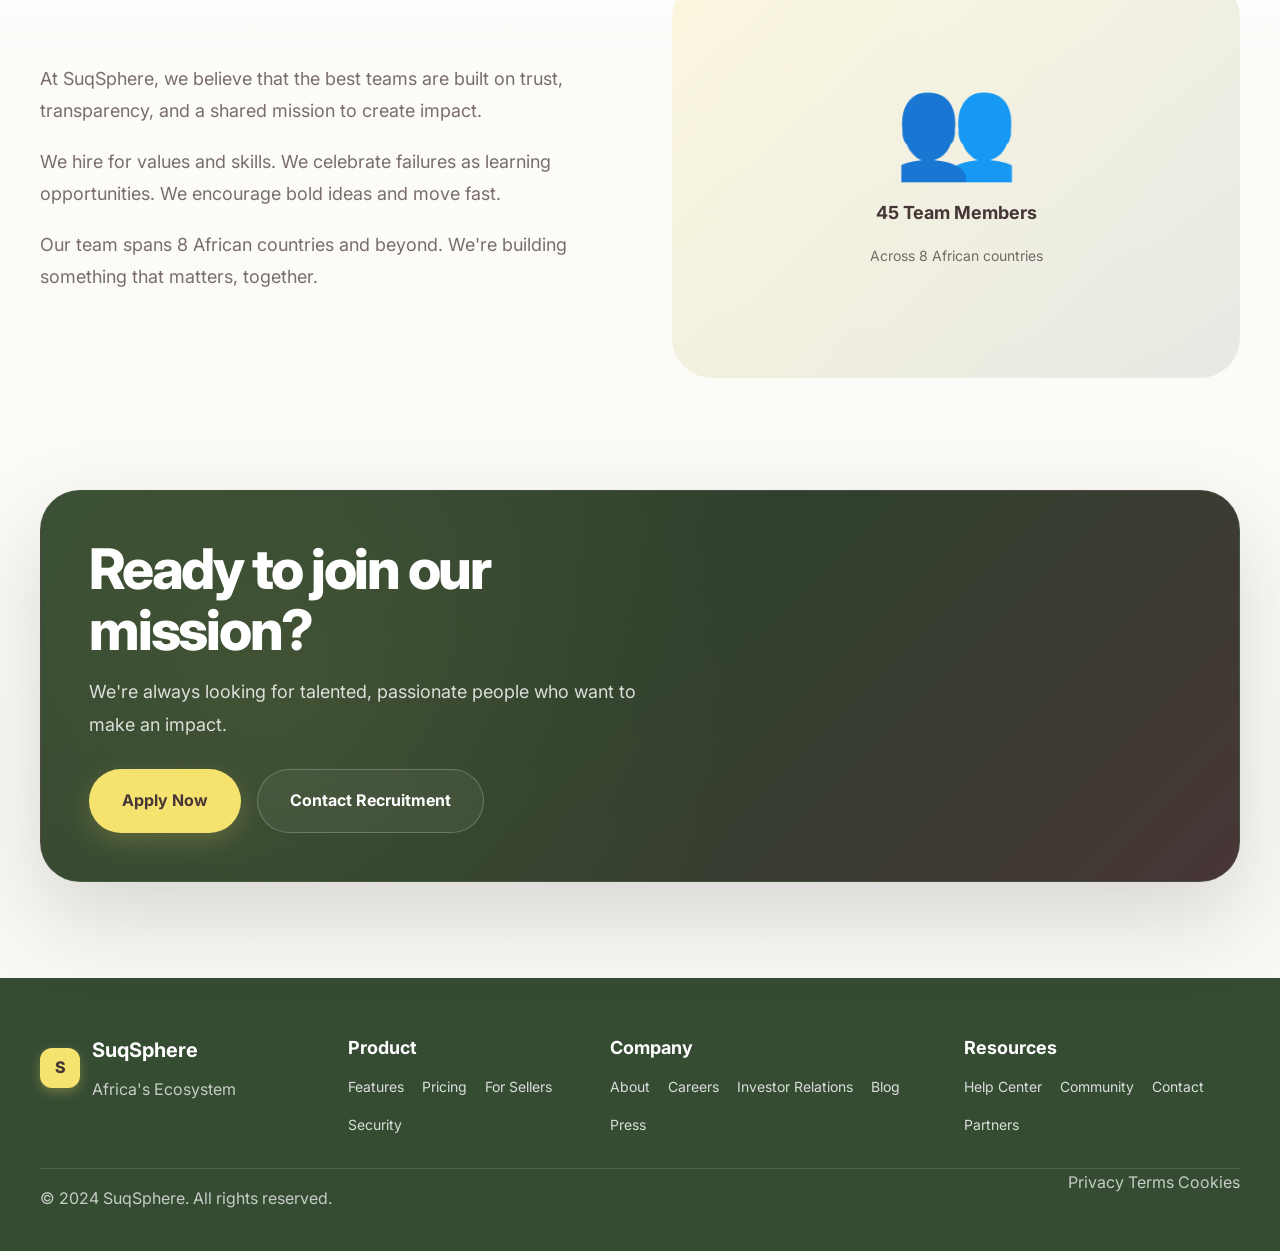
<file: careers.html>
<!DOCTYPE html>
<html lang="en">
<head>
  <meta charset="UTF-8" />
  <meta name="viewport" content="width=device-width, initial-scale=1.0" />
  <meta name="description" content="Join the SuqSphere team - Careers in fintech, commerce, and technology" />
  <title>Careers — SuqSphere</title>
  <link rel="icon" type="image/png" href="./images/icon.png">
  <link rel="preconnect" href="https://fonts.googleapis.com" />
  <link rel="preconnect" href="https://fonts.gstatic.com" crossorigin />
  <link href="https://fonts.googleapis.com/css2?family=Inter:wght@300;400;500;600;700;800&display=swap" rel="stylesheet" />
  <link rel="stylesheet" href="styles.css" />
</head>
<body>
  <header class="site-header">
    <div class="container">
      <nav class="nav-shell" id="navShell">
           <a class="brand logo-brand" href="index.html" aria-label="SuqSphere Home">
  <img src="./images/suq green2.png" alt="SuqSphere logo" class="site-logo">
</a>
        <div class="nav-links">
          <a href="features.html">Features</a>
          <a href="marketplace.html">Marketplace</a>
          <a href="about.html">About</a>
          <a href="pricing.html">Pricing</a>
          <a href="vendor.html">For Sellers</a>
          <a href="contact.html">Contact</a>
        </div>
        <div class="nav-actions">
          <a class="btn btn-secondary" href="#" style="font-size: 14px;">Sign In</a>
          <a class="btn btn-primary" href="index.html#join">Get Started</a>
          <button class="nav-toggle" id="navToggle" aria-label="Toggle menu">☰</button>
        </div>
      </nav>
    </div>
  </header>

  <!-- Page Hero -->
  <section class="hero" style="padding: 100px 0 60px;">
    <div class="container">
      <div style="max-width: 800px; margin: 0 auto; text-align: center;">
        <div class="label reveal">We're Hiring</div>
        <h1 class="reveal" style="margin-top: 24px; font-size: clamp(48px, 6.5vw, 72px);line-height: 1;">Build the future of African commerce</h1>
        <p class="reveal" style="margin-top: 24px; font-size: 20px; color: var(--muted); line-height: 1.8;">
          Join a team of passionate builders, creators, and innovators working to unlock economic opportunity across Africa.
        </p>
      </div>
    </div>
  </section>

  <!-- Why Join -->
  <section class="section">
    <div class="container">
      <h2 class="reveal" style="font-size: clamp(36px, 4.5vw, 56px); font-weight: 800; text-align: center; margin-bottom: 56px;">Why work at SuqSphere?</h2>

      <div class="card-grid">
        <div class="reveal feature-card">
          <div class="feature-icon yellow">🌍</div>
          <h3>Global Impact, African Focus</h3>
          <p>Work on problems that matter. We're building solutions for 1.3B+ Africans with real economic needs.</p>
        </div>

        <div class="reveal feature-card">
          <div class="feature-icon green">💡</div>
          <h3>Innovate Freely</h3>
          <p>We trust our team to experiment, learn, and build bold solutions. Your ideas matter.</p>
        </div>

        <div class="reveal feature-card">
          <div class="feature-icon yellow">🎯</div>
          <h3>Competitive Compensation</h3>
          <p>Competitive salaries, equity packages, and benefits packages tailored to each role and location.</p>
        </div>

        <div class="reveal feature-card">
          <div class="feature-icon green">🤝</div>
          <h3>Diverse & Inclusive Team</h3>
          <p>We hire the best talent regardless of background. We celebrate diversity and foster belonging.</p>
        </div>

        <div class="reveal feature-card">
          <div class="feature-icon yellow">📚</div>
          <h3>Growth & Learning</h3>
          <p>Mentorship, conferences, courses, and opportunities to grow your skills and career.</p>
        </div>

        <div class="reveal feature-card">
          <div class="feature-icon green">⚖️</div>
          <h3>Work-Life Balance</h3>
          <p>Flexible work options, mental health support, and time to rest and recharge.</p>
        </div>
      </div>
    </div>
  </section>

  <!-- Open Positions -->
  <section class="section" style="background: linear-gradient(135deg, rgba(246, 226, 111, 0.05) 0%, rgba(53, 75, 50, 0.03) 100%);">
    <div class="container">
      <h2 class="reveal" style="font-size: clamp(36px, 4.5vw, 56px); font-weight: 800; text-align: center; margin-bottom: 56px;">Open Positions</h2>

      <div style="max-width: 900px; margin: 0 auto; display: grid; gap: 20px;">
        
        <div>
          <div>
            
            <div>
              
            </div>
          </div>
        </div>

        <div class="reveal" style="background: var(--white); padding: 28px; border-radius: var(--radius-lg); border: 1px solid var(--border-light); display: flex; justify-content: space-between; align-items: center; cursor: pointer; transition: all var(--transition-base);" onclick="alert('Apply at careers@suqsphere.com')">
          <div>
            <h3 style="font-size: 20px; font-weight: 700; margin-bottom: 8px;">Social Media Manager</h3>
            <div style="display: flex; gap: 12px; flex-wrap: wrap;">
              <span style="background: rgba(246, 226, 111, 0.2); color: var(--brown); padding: 6px 12px; border-radius: var(--radius-full); font-size: 12px; font-weight: 600;">Remote</span>
              <span style="background: rgba(53, 75, 50, 0.1); color: var(--green); padding: 6px 12px; border-radius: var(--radius-full); font-size: 12px; font-weight: 600;">Volunteer</span>
            </div>
          </div>
          <span style="font-size: 24px;">→</span>
        </div>

        <div class="reveal" style="background: var(--white); padding: 28px; border-radius: var(--radius-lg); border: 1px solid var(--border-light); display: flex; justify-content: space-between; align-items: center; cursor: pointer; transition: all var(--transition-base);" onclick="alert('Apply at careers@suqsphere.com')">
          <div>
            <h3 style="font-size: 20px; font-weight: 700; margin-bottom: 8px;">Digital Marketter</h3>
            <div style="display: flex; gap: 12px; flex-wrap: wrap;">
              <span style="background: rgba(246, 226, 111, 0.2); color: var(--brown); padding: 6px 12px; border-radius: var(--radius-full); font-size: 12px; font-weight: 600;">Abuja</span>
              <span style="background: rgba(53, 75, 50, 0.1); color: var(--green); padding: 6px 12px; border-radius: var(--radius-full); font-size: 12px; font-weight: 600;">Full-time</span>
            </div>
          </div>
          <span style="font-size: 24px;">→</span>
        </div>

        <div class="reveal" style="background: var(--white); padding: 28px; border-radius: var(--radius-lg); border: 1px solid var(--border-light); display: flex; justify-content: space-between; align-items: center; cursor: pointer; transition: all var(--transition-base);" onclick="alert('Apply at careers@suqsphere.com')">
          <div>
            <h3 style="font-size: 20px; font-weight: 700; margin-bottom: 8px;">Community Manager</h3>
            <div style="display: flex; gap: 12px; flex-wrap: wrap;">
              <span style="background: rgba(246, 226, 111, 0.2); color: var(--brown); padding: 6px 12px; border-radius: var(--radius-full); font-size: 12px; font-weight: 600;">Lagos</span>
              <span style="background: rgba(53, 75, 50, 0.1); color: var(--green); padding: 6px 12px; border-radius: var(--radius-full); font-size: 12px; font-weight: 600;">Full-time</span>
            </div>
          </div>
          <span style="font-size: 24px;">→</span>
        </div>

        <div class="reveal" style="background: var(--white); padding: 28px; border-radius: var(--radius-lg); border: 1px solid var(--border-light); display: flex; justify-content: space-between; align-items: center; cursor: pointer; transition: all var(--transition-base);" onclick="alert('Apply at careers@suqsphere.com')">
          <div>
            <h3 style="font-size: 20px; font-weight: 700; margin-bottom: 8px;">Data Analyst</h3>
            <div style="display: flex; gap: 12px; flex-wrap: wrap;">
              <span style="background: rgba(246, 226, 111, 0.2); color: var(--brown); padding: 6px 12px; border-radius: var(--radius-full); font-size: 12px; font-weight: 600;">Remote</span>
              <span style="background: rgba(53, 75, 50, 0.1); color: var(--green); padding: 6px 12px; border-radius: var(--radius-full); font-size: 12px; font-weight: 600;">Full-time</span>
            </div>
          </div>
          <span style="font-size: 24px;">→</span>
        </div>

        <div class="reveal" style="background: var(--white); padding: 28px; border-radius: var(--radius-lg); border: 1px solid var(--border-light); display: flex; justify-content: space-between; align-items: center; cursor: pointer; transition: all var(--transition-base);" onclick="alert('Apply at careers@suqsphere.com')">
          <div>
            <h3 style="font-size: 20px; font-weight: 700; margin-bottom: 8px;">Customer Support Specialist</h3>
            <div style="display: flex; gap: 12px; flex-wrap: wrap;">
              <span style="background: rgba(246, 226, 111, 0.2); color: var(--brown); padding: 6px 12px; border-radius: var(--radius-full); font-size: 12px; font-weight: 600;">Lagos</span>
              <span style="background: rgba(53, 75, 50, 0.1); color: var(--green); padding: 6px 12px; border-radius: var(--radius-full); font-size: 12px; font-weight: 600;">Full-time</span>
            </div>
          </div>
          <span style="font-size: 24px;">→</span>
        </div>
      </div>
    </div>
  </section>

  <!-- Culture -->
  <section class="section">
    <div class="container">
      <h2 class="reveal" style="font-size: clamp(36px, 4.5vw, 56px); font-weight: 800; text-align: center; margin-bottom: 56px;">Our Culture</h2>

      <div style="display: grid; grid-template-columns: 1fr 1fr; gap: 64px; align-items: center;">
        <div class="reveal">
          <p style="font-size: 18px; line-height: 1.8; color: var(--muted); margin-bottom: 16px;">
            At SuqSphere, we believe that the best teams are built on trust, transparency, and a shared mission to create impact.
          </p>
          <p style="font-size: 18px; line-height: 1.8; color: var(--muted); margin-bottom: 16px;">
            We hire for values and skills. We celebrate failures as learning opportunities. We encourage bold ideas and move fast.
          </p>
          <p style="font-size: 18px; line-height: 1.8; color: var(--muted);">
            Our team spans 8 African countries and beyond. We're building something that matters, together.
          </p>
        </div>

        <div class="reveal" style="background: linear-gradient(135deg, rgba(246, 226, 111, 0.2) 0%, rgba(53, 75, 50, 0.1) 100%); border-radius: 40px; padding: 60px; display: flex; align-items: center; justify-content: center; min-height: 400px;">
          <div style="text-align: center;">
            <div style="font-size: 100px; line-height: 1;">👥</div>
            <p style="font-weight: 700; font-size: 18px; margin-top: 24px;">45 Team Members</p>
            <p style="color: var(--muted); font-size: 14px; margin-top: 8px;">Across 8 African countries</p>
          </div>
        </div>
      </div>
    </div>
  </section>

  <!-- CTA -->
  <section class="section join-section">
    <div class="container">
      <div class="cta-shell reveal">
        <div class="cta-grid">
          <div>
            <h2 style="margin: 0; color: white; font-size: clamp(36px, 4.5vw, 56px); font-weight: 800;">Ready to join our mission?</h2>
            <p style="margin: 16px 0 0; color: rgba(255, 255, 255, 0.82); font-size: 18px;">
              We're always looking for talented, passionate people who want to make an impact.
            </p>
            <div class="cta-actions" style="margin-top: 28px;">
              <a class="btn btn-yellow btn-lg" href="mailto:careers@suqsphere.com">Apply Now</a>
              <a class="btn btn-outline-light btn-lg" href="contact.html">Contact Recruitment</a>
            </div>
          </div>
        </div>
      </div>
    </div>
  </section>

  <!-- Footer -->
  <footer class="footer">
    <div class="container">
      <div class="footer-grid">
        <div class="footer-col">
          <div class="footer-brand">
            <div class="brand-mark">S</div>
            <div>
              <h4>SuqSphere</h4>
              <p>Africa's Ecosystem</p>
            </div>
          </div>
        </div>
        <div class="footer-col">
          <h5>Product</h5>
          <ul>
            <li><a href="index.html#features">Features</a></li>
            <li><a href="pricing.html">Pricing</a></li>
            <li><a href="vendor.html">For Sellers</a></li>
            <li><a href="#">Security</a></li>
          </ul>
        </div>
        <div class="footer-col">
          <h5>Company</h5>
          <ul>
            <li><a href="about.html">About</a></li>
            <li><a href="careers.html">Careers</a></li>
            <li><a href="investor.html">Investor Relations</a></li>
            <li><a href="#">Blog</a></li>
            <li><a href="#">Press</a></li>
          </ul>
        </div>
        <div class="footer-col">
          <h5>Resources</h5>
          <ul>
            <li><a href="#">Help Center</a></li>
            <li><a href="#">Community</a></li>
            <li><a href="contact.html">Contact</a></li>
            <li><a href="#">Partners</a></li>
          </ul>
        </div>
      </div>
      <div class="footer-bottom">
        <p>&copy; 2024 SuqSphere. All rights reserved.</p>
        <div class="footer-legal">
          <a href="#">Privacy</a>
          <a href="#">Terms</a>
          <a href="#">Cookies</a>
        </div>
      </div>
    </div>
  </footer>

  <script src="script.js"></script>
</body>
</html>
</file>
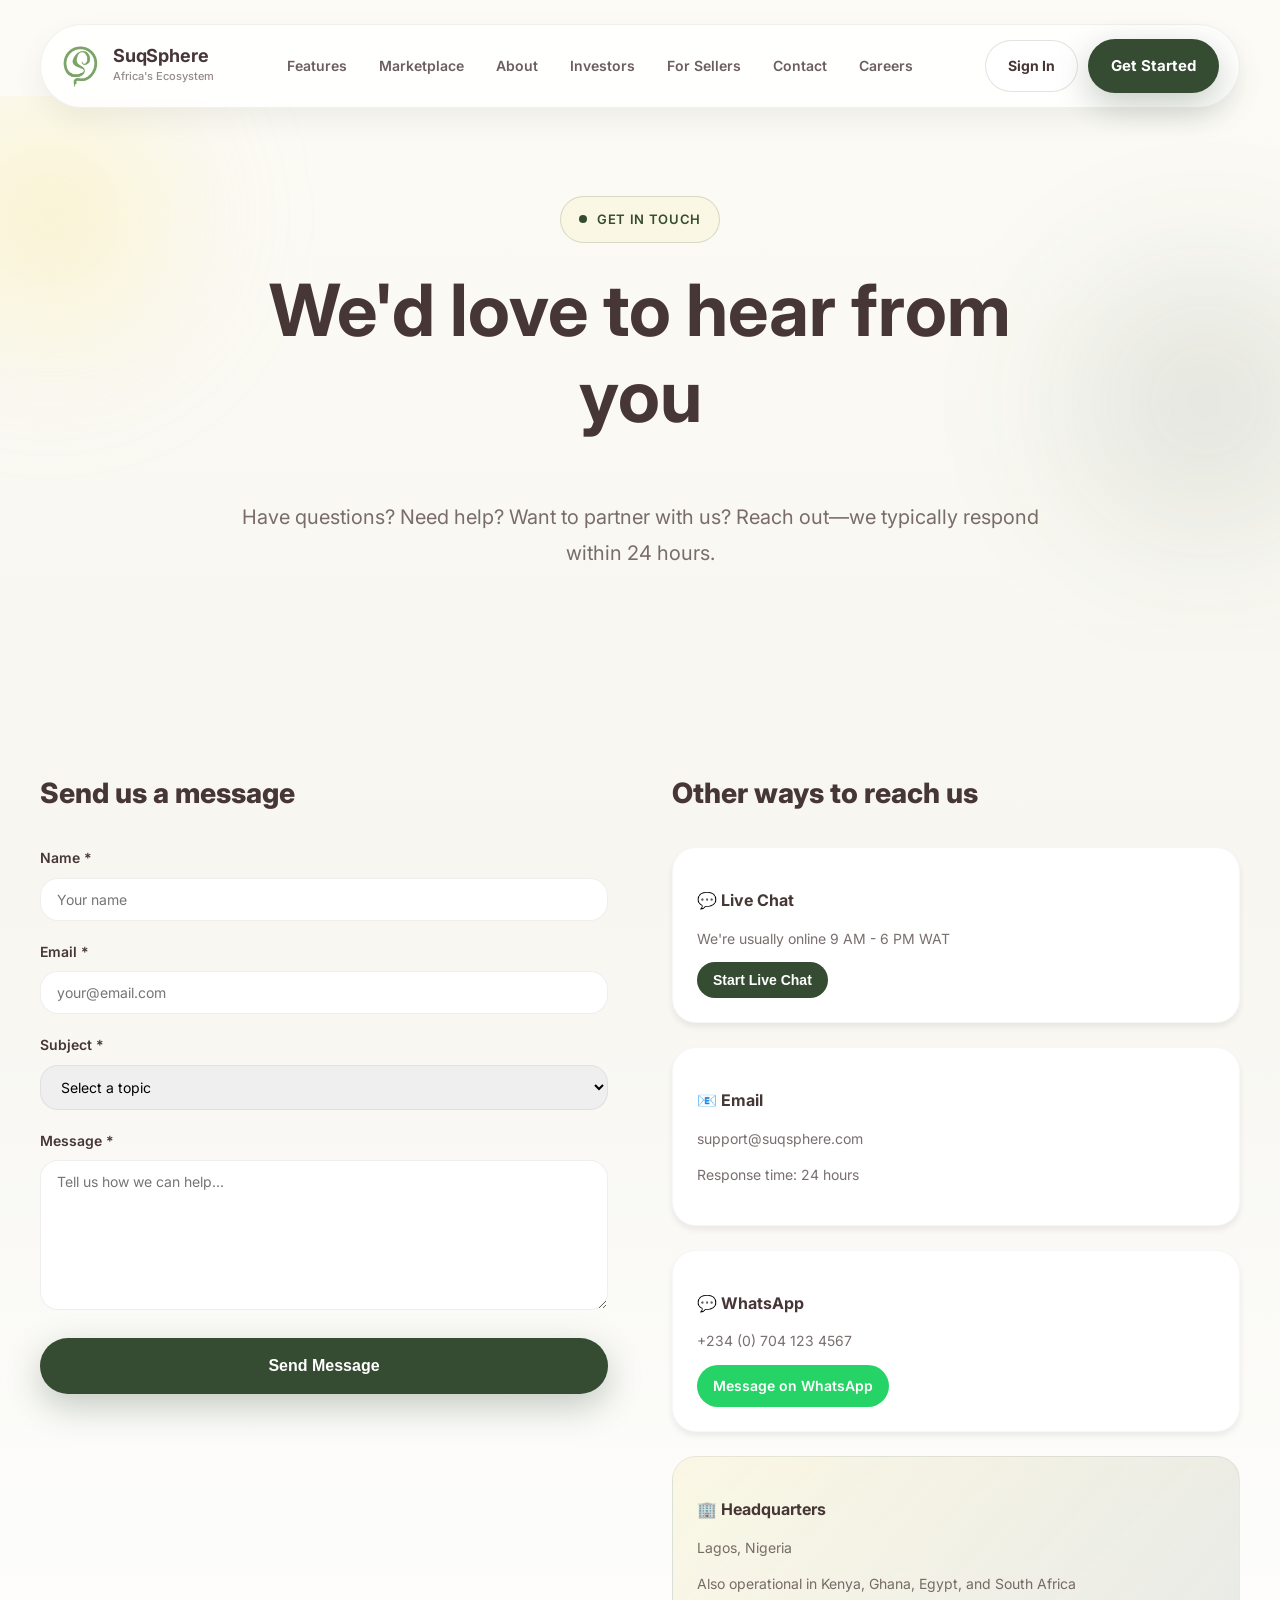
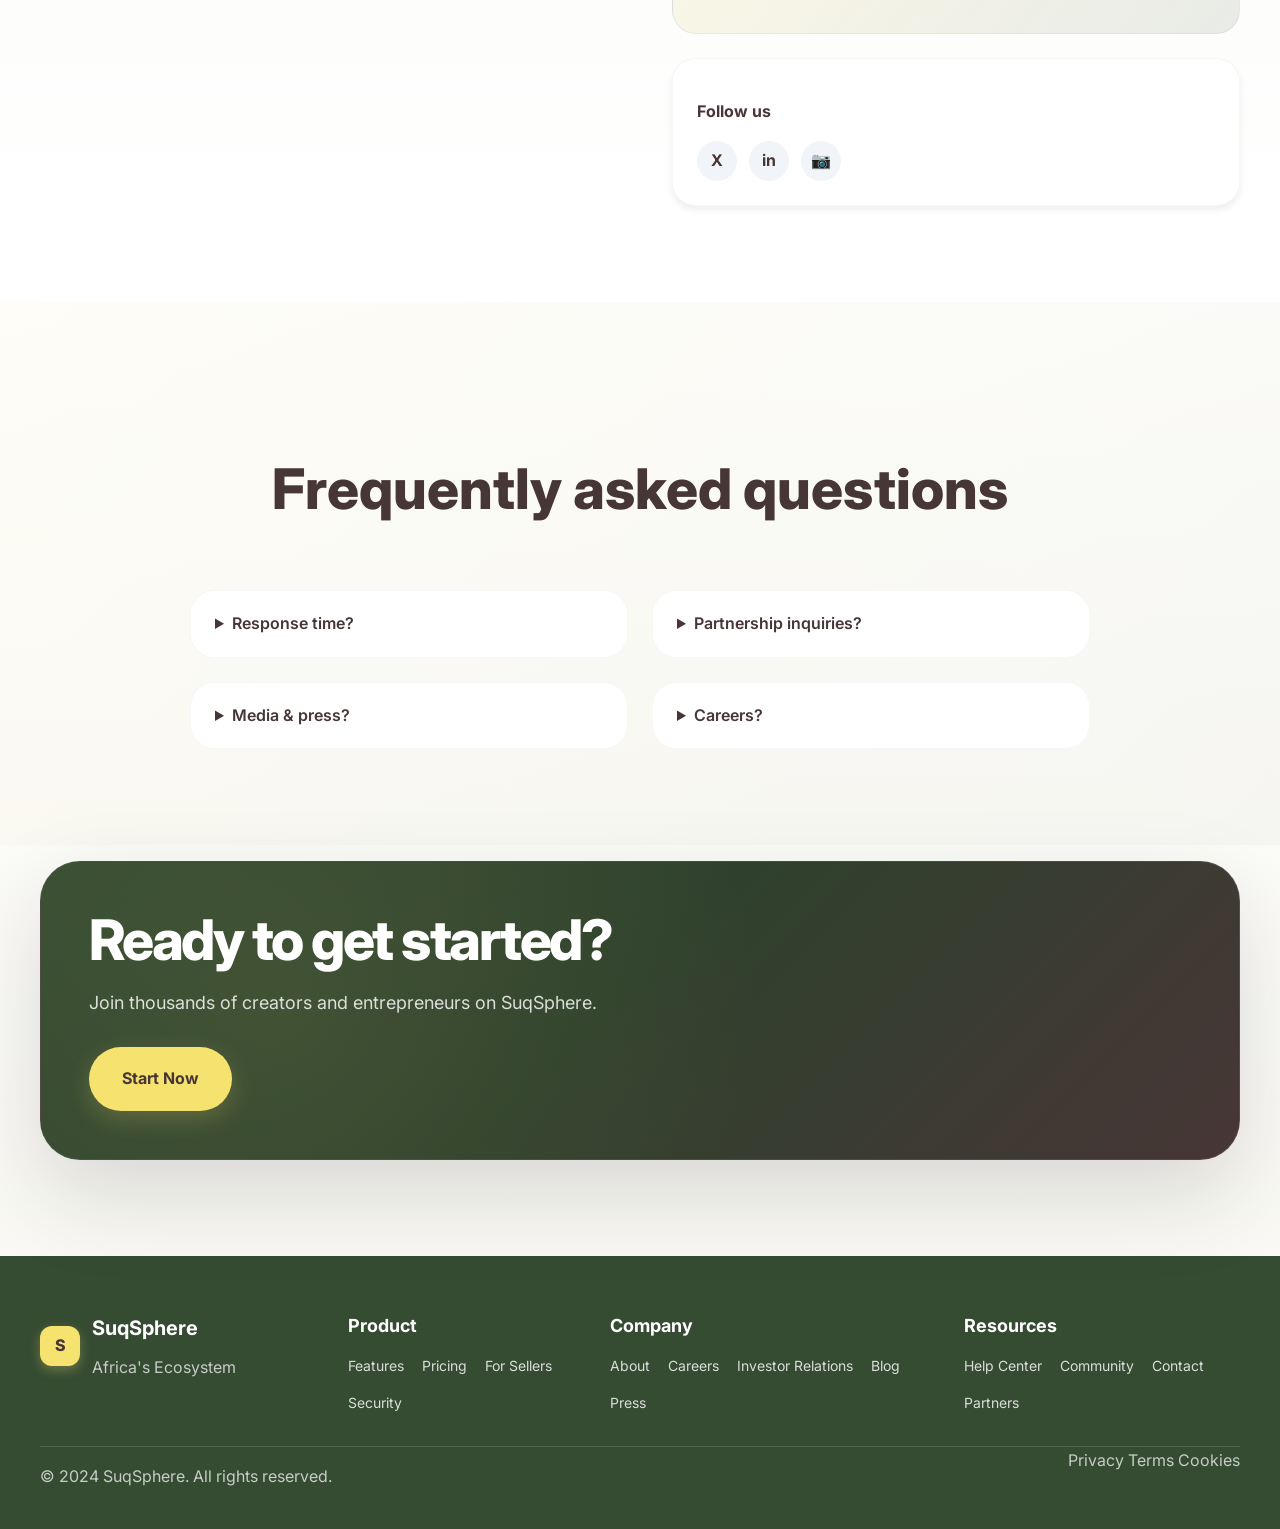
<file: contact.html>
<!DOCTYPE html>
<html lang="en">
<head>
  <meta charset="UTF-8" />
  <meta name="viewport" content="width=device-width, initial-scale=1.0" />
  <meta name="description" content="SuqSphere - Africa's next-generation digital ecosystem for social, work, and commerce" />
  <title>SuqSphere — Africa's Digital Ecosystem</title>
  <link rel="icon" type="image/png" href="./images/icon.png">
  <link rel="preconnect" href="https://fonts.googleapis.com" />
  <link rel="preconnect" href="https://fonts.gstatic.com" crossorigin />
  <link href="https://fonts.googleapis.com/css2?family=Inter:wght@300;400;500;600;700;800&display=swap" rel="stylesheet" />
  <link rel="stylesheet" href="styles.css" />
</head>
<body>
  <header class="site-header">
    <div class="container">
      <nav class="nav-shell" id="navShell">
        <div class="brand">
             <a class="brand logo-brand" href="index.html" aria-label="SuqSphere Home">
  <img src="./images/suq green2.png" alt="SuqSphere logo" class="site-logo">
</a>
          <div>
            <div class="brand-title">SuqSphere</div>
            <div class="brand-subtitle">Africa's Ecosystem</div>
          </div>
        </div>

        <div class="nav-links">
          <a href="features.html">Features</a>
          <a href="marketplace.html">Marketplace</a>
          <a href="about.html">About</a>
          <a href="investor.html">Investors</a>
          <a href="vendor.html">For Sellers</a>
          <a href="contact.html">Contact</a>
           <a href="careers.html">Careers</a>
        </div>
        <div class="nav-actions">
          <a class="btn btn-secondary" href="#" style="font-size: 14px;">Sign In</a>
          <a class="btn btn-primary" href="index.html#join">Get Started</a>
          <button class="nav-toggle" id="navToggle" aria-label="Toggle menu">☰</button>
        </div>
      </nav>
    </div>
  </header>

  <!-- Page Hero -->
  <section class="hero" style="padding: 100px 0 60px;">
    <div class="container">
      <div style="max-width: 800px; margin: 0 auto; text-align: center;">
        <div class="label reveal">Get in Touch</div>
        <h1 class="reveal" style="margin-top: 24px; font-size: clamp(48px, 6.5vw, 72px);line-height: 1.2;">We'd love to hear from you</h1>
        <p class="reveal" style="margin-top: 24px; font-size: 20px; color: var(--muted); line-height: 1.8;">
          Have questions? Need help? Want to partner with us? Reach out—we typically respond within 24 hours.
        </p>
      </div>
    </div>
  </section>

  <!-- Contact Content -->
  <section class="section">
    <div class="container">
      <div style="display: grid; grid-template-columns: 1fr 1fr; gap: 64px; align-items: start;">
        
        <!-- Contact Form -->
        <div class="reveal">
          <h2 style="font-size: 28px; font-weight: 800; margin-bottom: 32px;">Send us a message</h2>
          <form style="display: grid; gap: 20px;">
            <div>
              <label style="display: block; font-weight: 600; margin-bottom: 8px; font-size: 14px;">Name *</label>
              <input type="text" required placeholder="Your name" style="width: 100%; padding: 12px 16px; border: 1px solid var(--border); border-radius: var(--radius-md); font-size: 14px; font-family: inherit;" />
            </div>

            <div>
              <label style="display: block; font-weight: 600; margin-bottom: 8px; font-size: 14px;">Email *</label>
              <input type="email" required placeholder="your@email.com" style="width: 100%; padding: 12px 16px; border: 1px solid var(--border); border-radius: var(--radius-md); font-size: 14px; font-family: inherit;" />
            </div>

            <div>
              <label style="display: block; font-weight: 600; margin-bottom: 8px; font-size: 14px;">Subject *</label>
              <select style="width: 100%; padding: 12px 16px; border: 1px solid var(--border); border-radius: var(--radius-md); font-size: 14px; font-family: inherit;">
                <option>Select a topic</option>
                <option>General Inquiry</option>
                <option>Support</option>
                <option>Partnership</option>
                <option>Media</option>
                <option>Careers</option>
                <option>Other</option>
              </select>
            </div>

            <div>
              <label style="display: block; font-weight: 600; margin-bottom: 8px; font-size: 14px;">Message *</label>
              <textarea required placeholder="Tell us how we can help..." style="width: 100%; padding: 12px 16px; border: 1px solid var(--border); border-radius: var(--radius-md); font-size: 14px; font-family: inherit; min-height: 150px; resize: vertical;"></textarea>
            </div>

            <button class="btn btn-primary btn-lg" type="submit">Send Message</button>
          </form>
        </div>

        <!-- Contact Information -->
        <div class="reveal">
          <h2 style="font-size: 28px; font-weight: 800; margin-bottom: 32px;">Other ways to reach us</h2>

          <div style="display: grid; gap: 24px;">
            
            <div style="background: var(--white); padding: 24px; border-radius: var(--radius-lg); border: 1px solid var(--border-light); box-shadow: var(--shadow-sm);">
              <h3 style="font-weight: 700; font-size: 16px; margin-bottom: 8px;">💬 Live Chat</h3>
              <p style="color: var(--muted); font-size: 14px; margin-bottom: 12px;">We're usually online 9 AM - 6 PM WAT</p>
              <button style="background: var(--green); color: white; padding: 10px 16px; border: none; border-radius: var(--radius-full); cursor: pointer; font-weight: 600; font-size: 14px; transition: all var(--transition-base);">Start Live Chat</button>
            </div>

            <div style="background: var(--white); padding: 24px; border-radius: var(--radius-lg); border: 1px solid var(--border-light); box-shadow: var(--shadow-sm);">
              <h3 style="font-weight: 700; font-size: 16px; margin-bottom: 8px;">📧 Email</h3>
              <p style="color: var(--muted); font-size: 14px; margin-bottom: 12px;">support@suqsphere.com</p>
              <p style="color: var(--muted); font-size: 14px;">Response time: 24 hours</p>
            </div>

            <div style="background: var(--white); padding: 24px; border-radius: var(--radius-lg); border: 1px solid var(--border-light); box-shadow: var(--shadow-sm);">
              <h3 style="font-weight: 700; font-size: 16px; margin-bottom: 8px;">💬 WhatsApp</h3>
              <p style="color: var(--muted); font-size: 14px; margin-bottom: 12px;">+234 (0) 704 123 4567</p>
              <a href="https://wa.me/234704123456" target="_blank" style="background: #25D366; color: white; padding: 10px 16px; border: none; border-radius: var(--radius-full); cursor: pointer; font-weight: 600; font-size: 14px; text-decoration: none; display: inline-block; transition: all var(--transition-base);">Message on WhatsApp</a>
            </div>

            <div style="background: linear-gradient(135deg, rgba(246, 226, 111, 0.15) 0%, rgba(53, 75, 50, 0.1) 100%); padding: 24px; border-radius: var(--radius-lg); border: 1px solid rgba(53, 75, 50, 0.08);">
              <h3 style="font-weight: 700; font-size: 16px; margin-bottom: 8px;">🏢 Headquarters</h3>
              <p style="color: var(--muted); font-size: 14px; margin-bottom: 8px;">Lagos, Nigeria</p>
              <p style="color: var(--muted); font-size: 14px;">Also operational in Kenya, Ghana, Egypt, and South Africa</p>
            </div>
          </div>

          <div style="background: var(--white); padding: 24px; border-radius: var(--radius-lg); border: 1px solid var(--border-light); box-shadow: var(--shadow-sm); margin-top: 24px;">
            <h3 style="font-weight: 700; font-size: 16px; margin-bottom: 16px;">Follow us</h3>
            <div style="display: flex; gap: 12px;">
              <a href="#" style="width: 40px; height: 40px; border-radius: 50%; background: var(--slate-100); display: flex; align-items: center; justify-content: center; text-decoration: none; font-weight: 700; transition: all var(--transition-base);">X</a>
              <a href="#" style="width: 40px; height: 40px; border-radius: 50%; background: var(--slate-100); display: flex; align-items: center; justify-content: center; text-decoration: none; font-weight: 700; transition: all var(--transition-base);">in</a>
              <a href="#" style="width: 40px; height: 40px; border-radius: 50%; background: var(--slate-100); display: flex; align-items: center; justify-content: center; text-decoration: none; font-weight: 700; transition: all var(--transition-base);">📷</a>
            </div>
          </div>
        </div>
      </div>
    </div>
  </section>

  <!-- FAQ -->
  <section class="section" style="background: linear-gradient(135deg, rgba(246, 226, 111, 0.05) 0%, rgba(53, 75, 50, 0.03) 100%);">
    <div class="container">
      <h2 class="reveal" style="font-size: clamp(36px, 4.5vw, 56px); font-weight: 800; text-align: center; margin-bottom: 56px;">Frequently asked questions</h2>

      <div style="display: grid; grid-template-columns: repeat(auto-fit, minmax(400px, 1fr)); gap: 24px; max-width: 900px; margin: 0 auto;">
        <details class="reveal" style="background: var(--white); border: 1px solid var(--border-light); border-radius: var(--radius-lg); overflow: hidden;">
          <summary style="padding: 20px 24px; cursor: pointer; font-weight: 600; font-size: 16px;">Response time?</summary>
          <p style="padding: 0 24px 20px; color: var(--muted); line-height: 1.8; margin: 0;">We typically respond to inquiries within 24 hours during business days.</p>
        </details>

        <details class="reveal" style="background: var(--white); border: 1px solid var(--border-light); border-radius: var(--radius-lg); overflow: hidden;">
          <summary style="padding: 20px 24px; cursor: pointer; font-weight: 600; font-size: 16px;">Partnership inquiries?</summary>
          <p style="padding: 0 24px 20px; color: var(--muted); line-height: 1.8; margin: 0;">We're always looking for great partnerships. Contact our partnerships team at partnerships@suqsphere.com</p>
        </details>

        <details class="reveal" style="background: var(--white); border: 1px solid var(--border-light); border-radius: var(--radius-lg); overflow: hidden;">
          <summary style="padding: 20px 24px; cursor: pointer; font-weight: 600; font-size: 16px;">Media & press?</summary>
          <p style="padding: 0 24px 20px; color: var(--muted); line-height: 1.8; margin: 0;">For press inquiries, contact press@suqsphere.com with your publication details.</p>
        </details>

        <details class="reveal" style="background: var(--white); border: 1px solid var(--border-light); border-radius: var(--radius-lg); overflow: hidden;">
          <summary style="padding: 20px 24px; cursor: pointer; font-weight: 600; font-size: 16px;">Careers?</summary>
          <p style="padding: 0 24px 20px; color: var(--muted); line-height: 1.8; margin: 0;">Check out our careers page for open positions, or email careers@suqsphere.com</p>
        </details>
      </div>
    </div>
  </section>

  <!-- CTA -->
  <section class="section join-section">
    <div class="container">
      <div class="cta-shell reveal">
        <div class="cta-grid">
          <div>
            <h2 style="margin: 0; color: white; font-size: clamp(36px, 4.5vw, 56px); font-weight: 800;">Ready to get started?</h2>
            <p style="margin: 16px 0 0; color: rgba(255, 255, 255, 0.82); font-size: 18px;">
              Join thousands of creators and entrepreneurs on SuqSphere.
            </p>
            <div class="cta-actions" style="margin-top: 28px;">
              <a class="btn btn-yellow btn-lg" href="index.html#join">Start Now</a>
            </div>
          </div>
        </div>
      </div>
    </div>
  </section>

  <!-- Footer -->
  <footer class="footer">
    <div class="container">
      <div class="footer-grid">
        <div class="footer-col">
          <div class="footer-brand">
            <div class="brand-mark">S</div>
            <div>
              <h4>SuqSphere</h4>
              <p>Africa's Ecosystem</p>
            </div>
          </div>
        </div>
        <div class="footer-col">
          <h5>Product</h5>
          <ul>
            <li><a href="index.html#features">Features</a></li>
            <li><a href="pricing.html">Pricing</a></li>
            <li><a href="vendor.html">For Sellers</a></li>
            <li><a href="#">Security</a></li>
          </ul>
        </div>
        <div class="footer-col">
          <h5>Company</h5>
          <ul>
            <li><a href="about.html">About</a></li>
            <li><a href="careers.html">Careers</a></li>
            <li><a href="investor.html">Investor Relations</a></li>
            <li><a href="#">Blog</a></li>
            <li><a href="#">Press</a></li>
          </ul>
        </div>
        <div class="footer-col">
          <h5>Resources</h5>
          <ul>
            <li><a href="#">Help Center</a></li>
            <li><a href="#">Community</a></li>
            <li><a href="contact.html">Contact</a></li>
            <li><a href="#">Partners</a></li>
          </ul>
        </div>
      </div>
      <div class="footer-bottom">
        <p>&copy; 2024 SuqSphere. All rights reserved.</p>
        <div class="footer-legal">
          <a href="#">Privacy</a>
          <a href="#">Terms</a>
          <a href="#">Cookies</a>
        </div>
      </div>
    </div>
  </footer>

  <script src="script.js"></script>
</body>
</html>
</file>
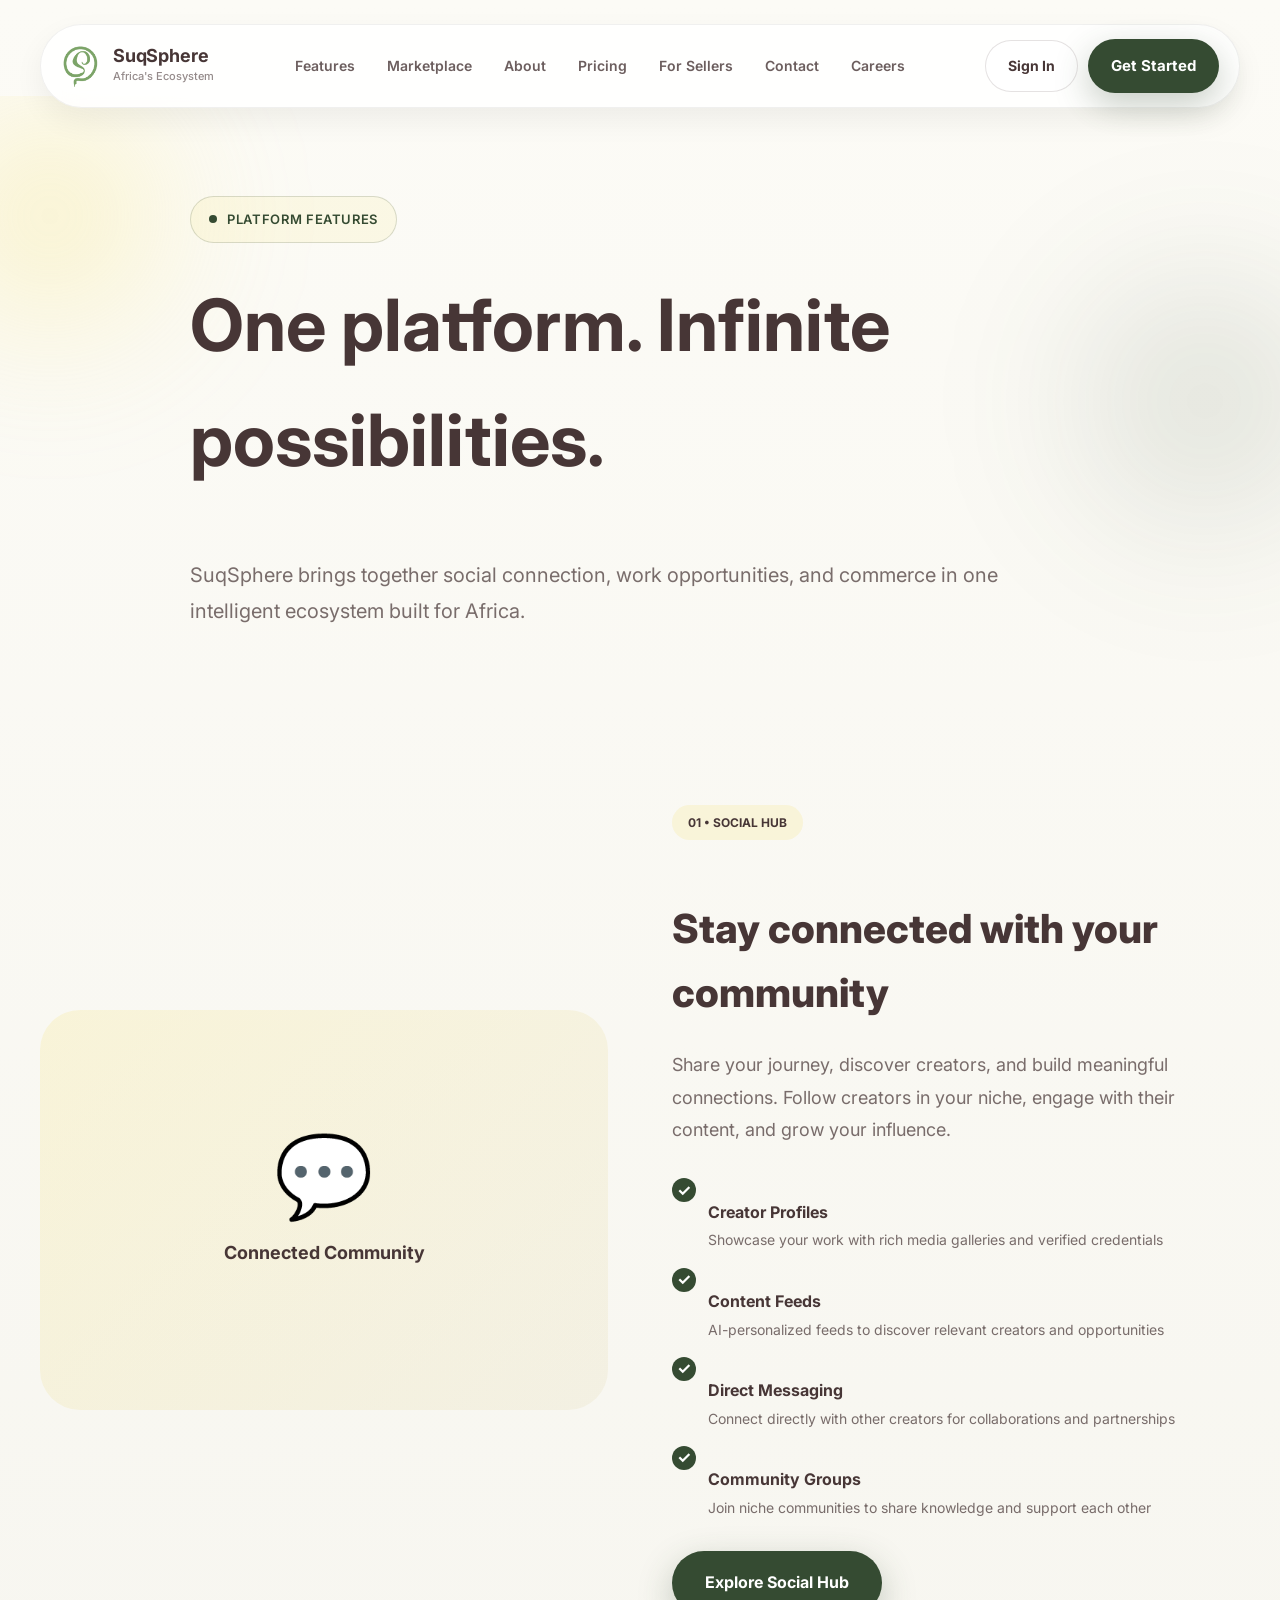
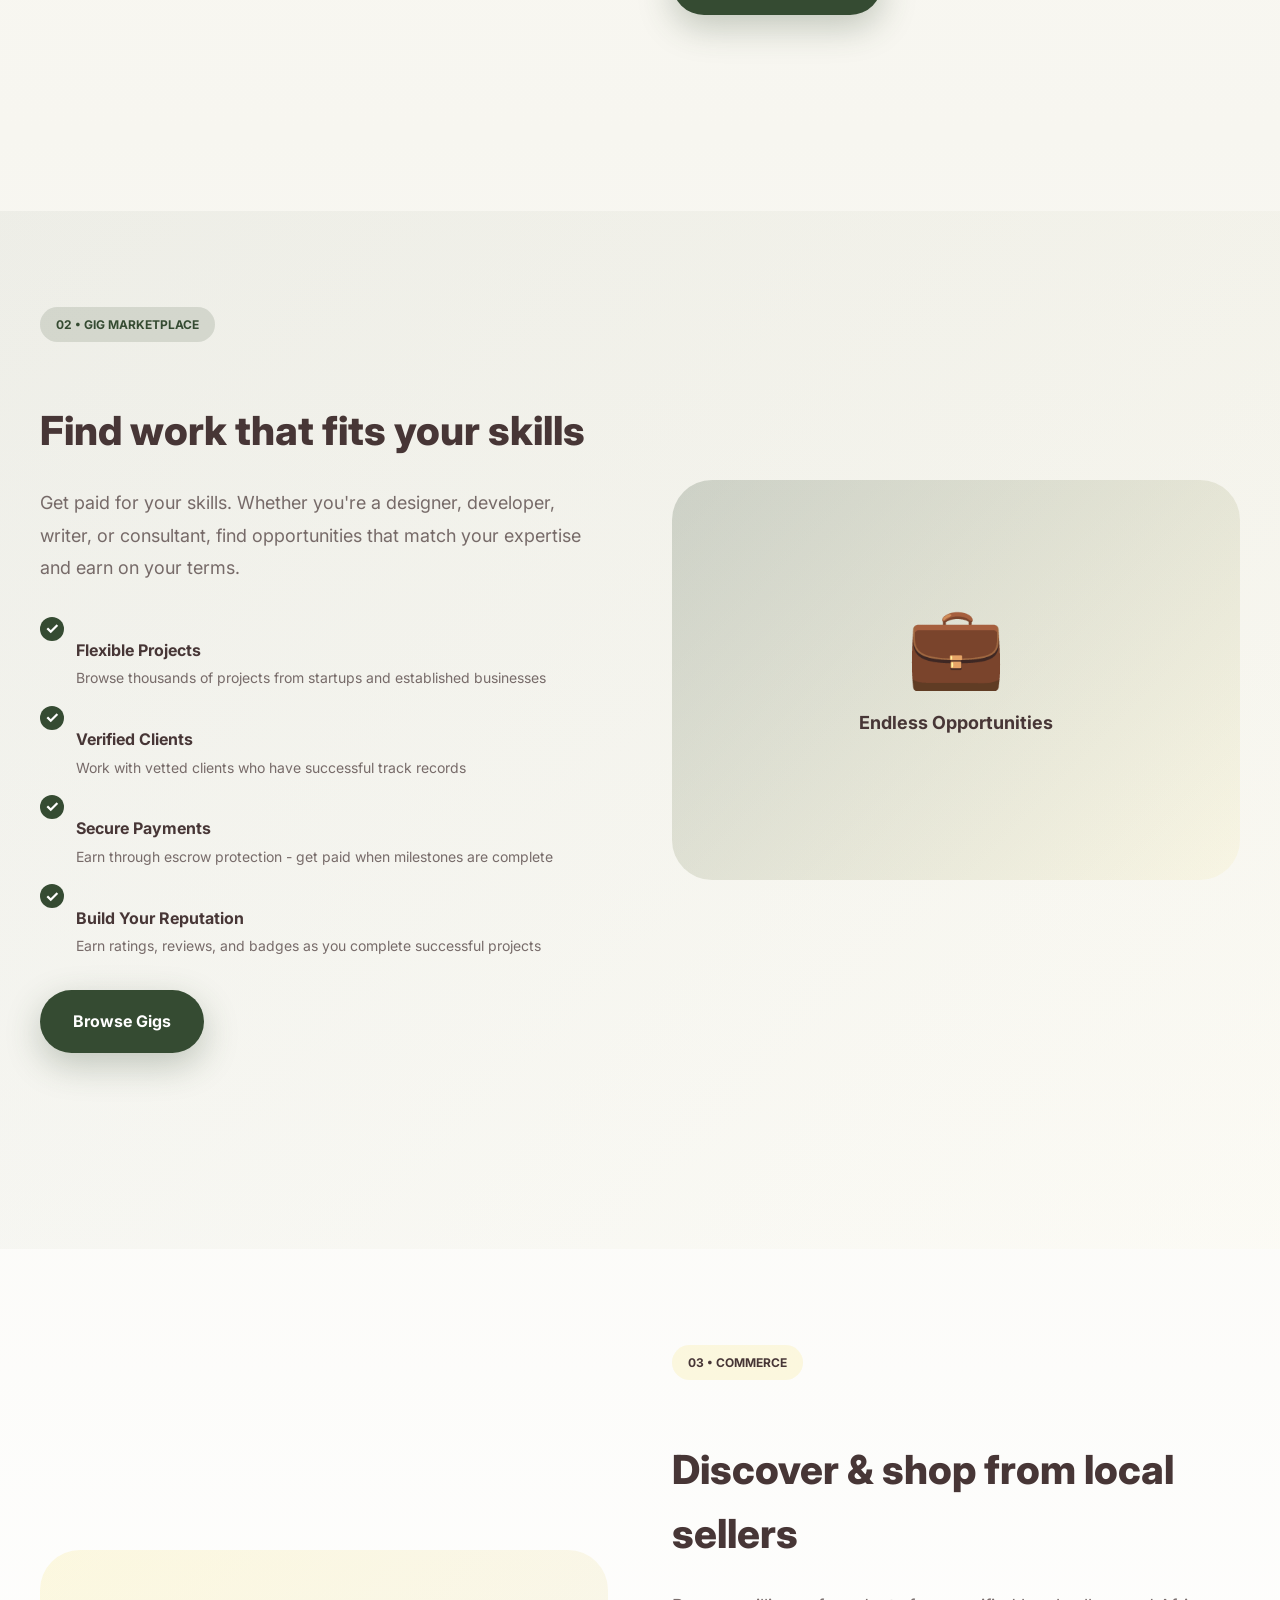
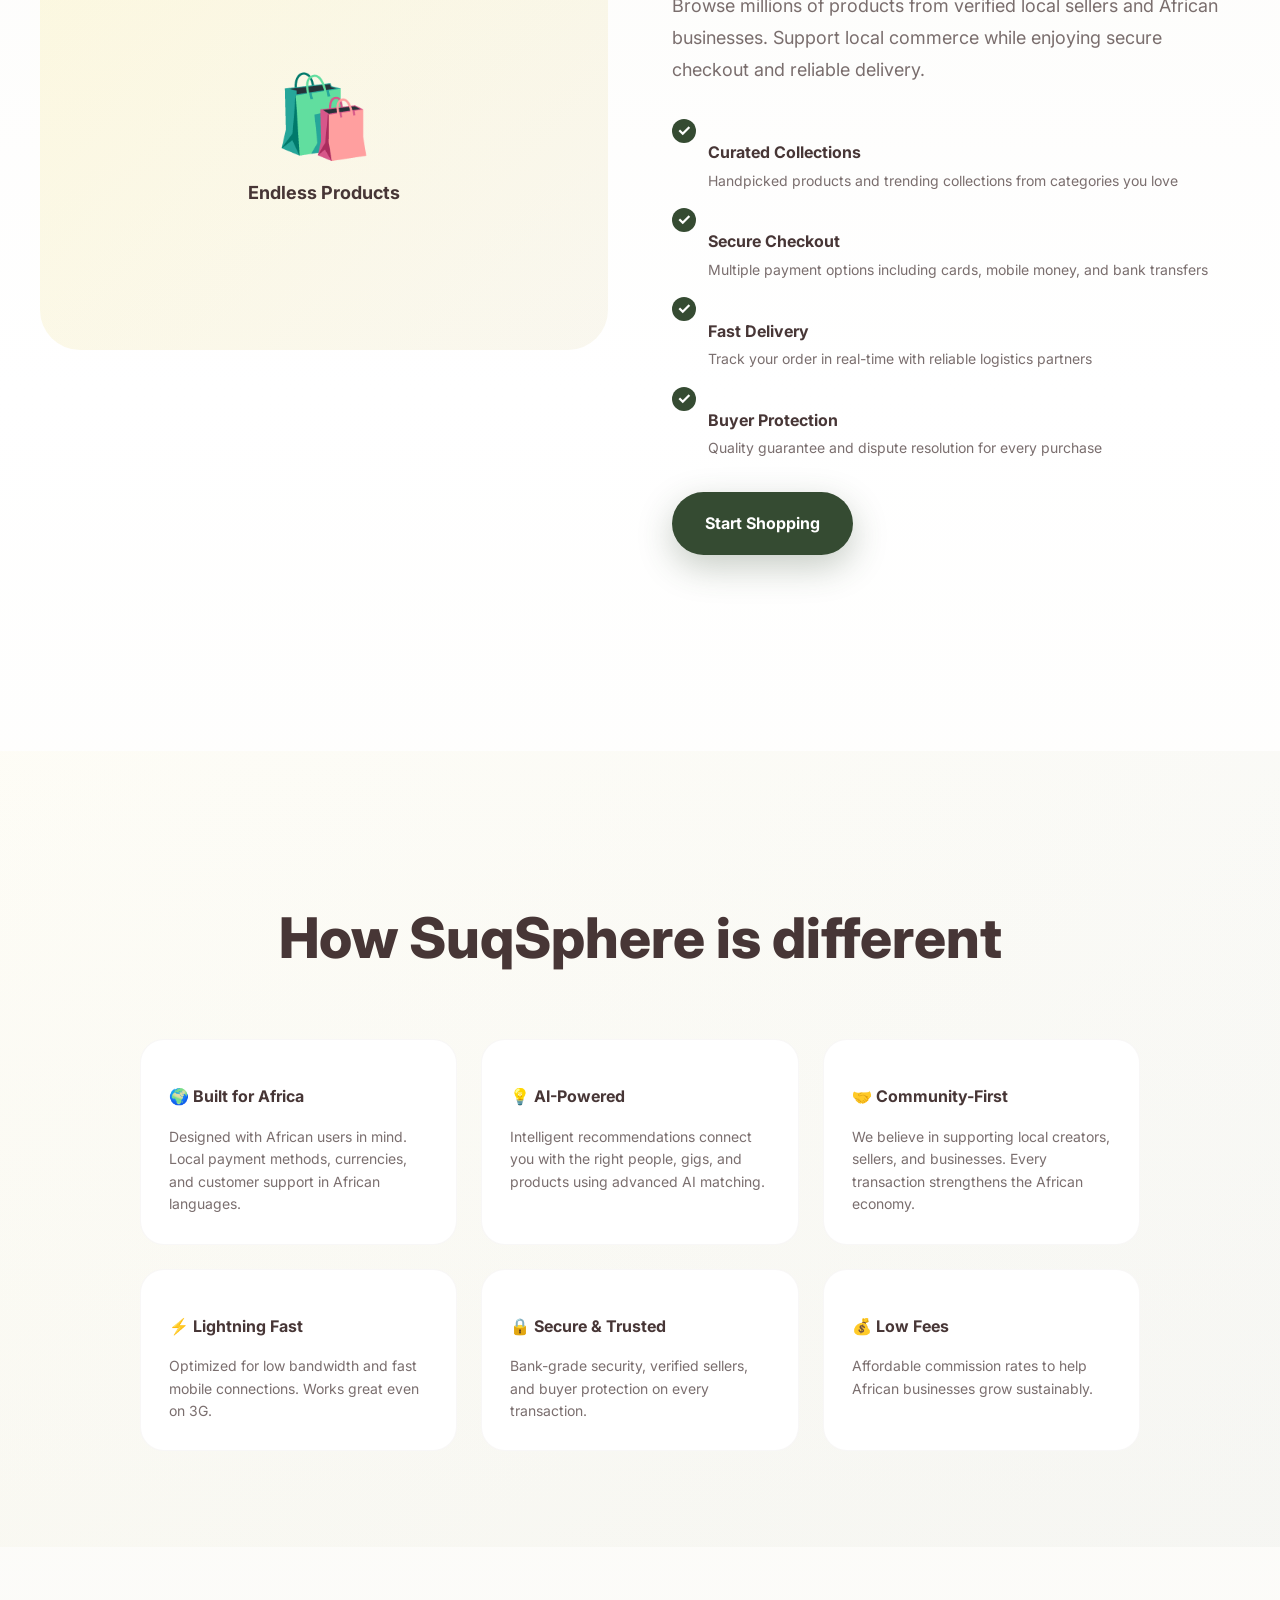
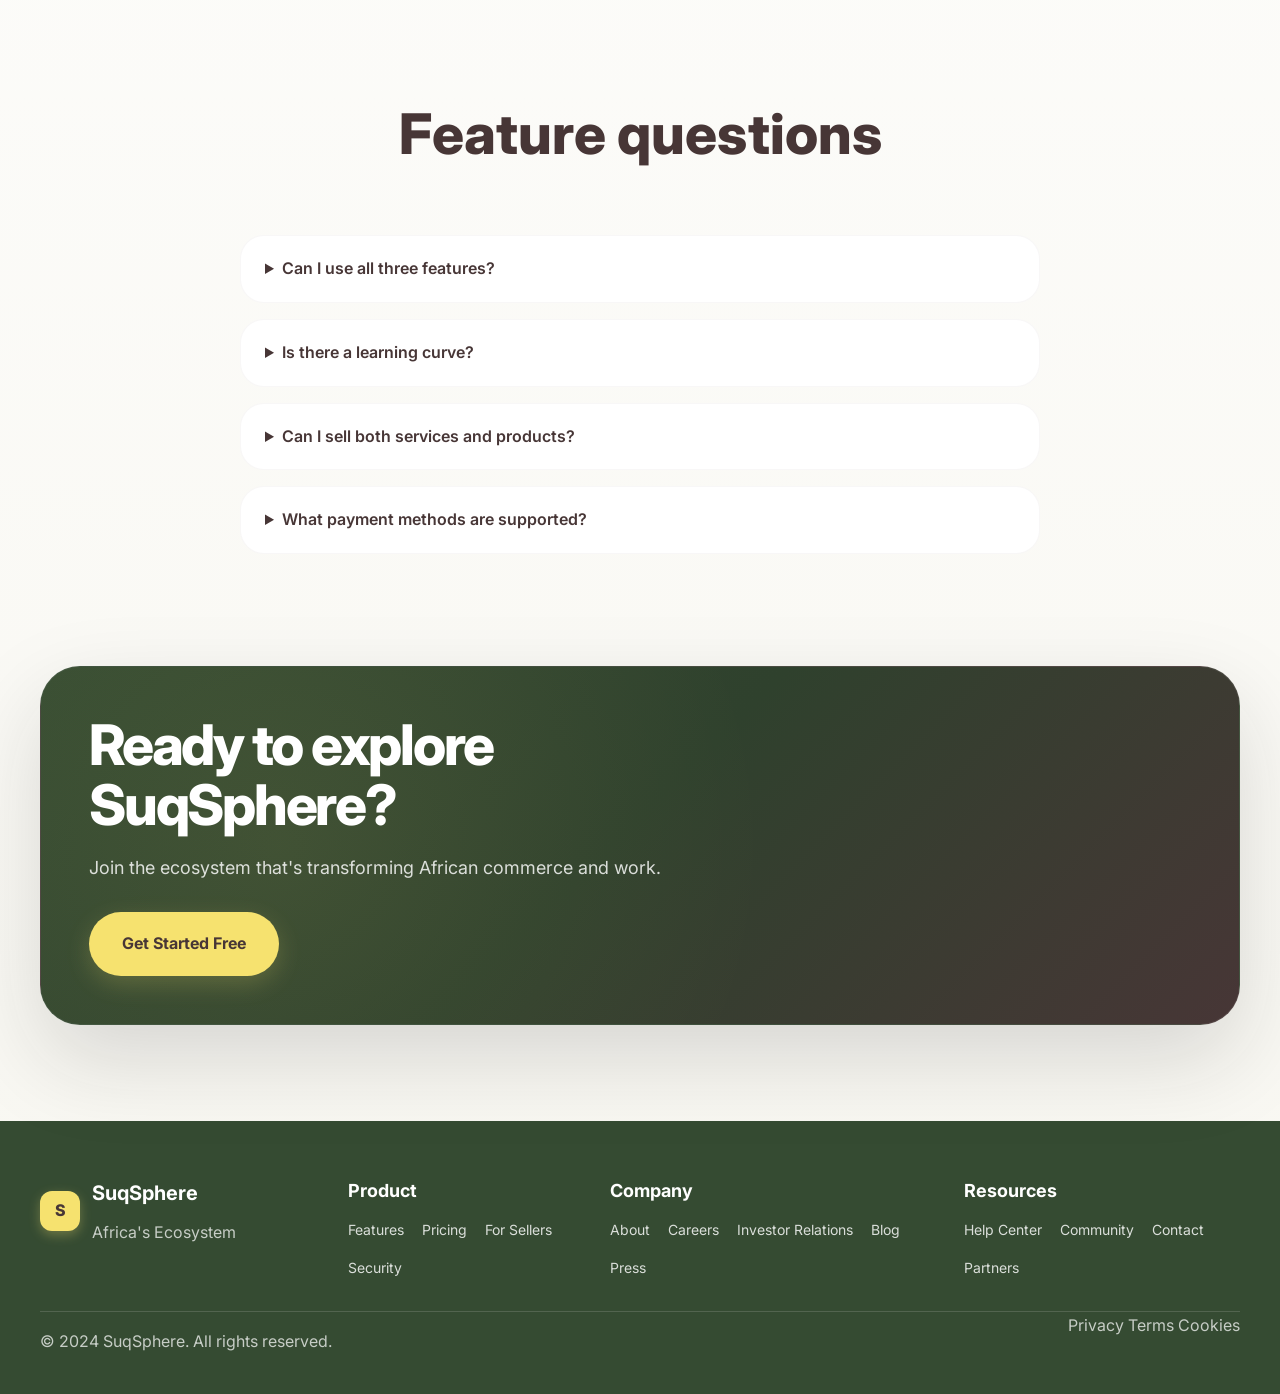
<file: features.html>
<!DOCTYPE html>
<html lang="en">
<head>
  <meta charset="UTF-8" />
  <meta name="viewport" content="width=device-width, initial-scale=1.0" />
  <meta name="description" content="Explore SuqSphere features - Social Hub, Gig Marketplace, and Commerce" />
  <title>Features — SuqSphere</title>
  <link rel="icon" type="image/png" href="./images/icon.png">
  <link rel="preconnect" href="https://fonts.googleapis.com" />
  <link rel="preconnect" href="https://fonts.gstatic.com" crossorigin />
  <link href="https://fonts.googleapis.com/css2?family=Inter:wght@300;400;500;600;700;800&display=swap" rel="stylesheet" />
  <link rel="stylesheet" href="styles.css" />
</head>
<body>
  <header class="site-header">
    <div class="container">
      <nav class="nav-shell" id="navShell">
            <div class="brand">
             <a class="brand logo-brand" href="index.html" aria-label="SuqSphere Home">
  <img src="./images/suq green2.png" alt="SuqSphere logo" class="site-logo">
</a>
          <div>
            <div class="brand-title">SuqSphere</div>
            <div class="brand-subtitle">Africa's Ecosystem</div>
          </div>
        </div>
        <div class="nav-links">
          <a href="features.html">Features</a>
          <a href="marketplace.html">Marketplace</a>
          <a href="about.html">About</a>
          <a href="pricing.html">Pricing</a>
          <a href="vendor.html">For Sellers</a>
          <a href="contact.html">Contact</a>
           <a href="careers.html">Careers</a>
        </div>
        <div class="nav-actions">
          <a class="btn btn-secondary" href="#" style="font-size: 14px;">Sign In</a>
          <a class="btn btn-primary" href="index.html#join">Get Started</a>
          <button class="nav-toggle" id="navToggle" aria-label="Toggle menu">☰</button>
        </div>
      </nav>
    </div>
  </header>

  <!-- Page Hero -->
  <section class="hero" style="padding: 100px 0 60px;">
    <div class="container">
      <div style="max-width: 900px; margin: 0 auto;">
        <div class="label reveal">Platform Features</div>
        <h1 class="reveal" style="margin-top: 24px; font-size: clamp(48px, 6.5vw, 72px);">One platform. Infinite possibilities.</h1>
        <p class="reveal" style="margin-top: 24px; font-size: 20px; color: var(--muted); line-height: 1.8;">
          SuqSphere brings together social connection, work opportunities, and commerce in one intelligent ecosystem built for Africa.
        </p>
      </div>
    </div>
  </section>

  <!-- Feature 1: Social Hub -->
  <section class="section">
    <div class="container">
      <div style="display: grid; grid-template-columns: 1fr 1fr; gap: 64px; align-items: center; margin-bottom: 100px;">
        <div class="reveal" style="background: linear-gradient(135deg, rgba(246, 226, 111, 0.2) 0%, rgba(200, 180, 100, 0.1) 100%); border-radius: 40px; padding: 60px; display: flex; align-items: center; justify-content: center; min-height: 400px;">
          <div style="text-align: center;">
            <div style="font-size: 80px; line-height: 1;">💬</div>
            <p style="font-weight: 700; font-size: 18px; margin-top: 24px;">Connected Community</p>
          </div>
        </div>

        <div class="reveal">
          <div style="display: inline-block; background: rgba(246, 226, 111, 0.2); color: var(--brown); padding: 8px 16px; border-radius: var(--radius-full); font-size: 12px; font-weight: 700; margin-bottom: 24px;">01 • SOCIAL HUB</div>
          <h2 style="font-size: 40px; font-weight: 800; margin-bottom: 24px;">Stay connected with your community</h2>
          <p style="font-size: 18px; color: var(--muted); line-height: 1.8; margin-bottom: 32px;">
            Share your journey, discover creators, and build meaningful connections. Follow creators in your niche, engage with their content, and grow your influence.
          </p>

          <div style="display: grid; gap: 16px; margin-bottom: 32px;">
            <div style="display: flex; gap: 12px;">
              <div style="width: 24px; height: 24px; border-radius: 50%; background: var(--green); display: flex; align-items: center; justify-content: center; color: white; font-weight: 700; flex-shrink: 0;">✓</div>
              <div>
                <h4 style="font-weight: 700; margin-bottom: 4px;">Creator Profiles</h4>
                <p style="color: var(--muted); font-size: 14px; margin: 0;">Showcase your work with rich media galleries and verified credentials</p>
              </div>
            </div>

            <div style="display: flex; gap: 12px;">
              <div style="width: 24px; height: 24px; border-radius: 50%; background: var(--green); display: flex; align-items: center; justify-content: center; color: white; font-weight: 700; flex-shrink: 0;">✓</div>
              <div>
                <h4 style="font-weight: 700; margin-bottom: 4px;">Content Feeds</h4>
                <p style="color: var(--muted); font-size: 14px; margin: 0;">AI-personalized feeds to discover relevant creators and opportunities</p>
              </div>
            </div>

            <div style="display: flex; gap: 12px;">
              <div style="width: 24px; height: 24px; border-radius: 50%; background: var(--green); display: flex; align-items: center; justify-content: center; color: white; font-weight: 700; flex-shrink: 0;">✓</div>
              <div>
                <h4 style="font-weight: 700; margin-bottom: 4px;">Direct Messaging</h4>
                <p style="color: var(--muted); font-size: 14px; margin: 0;">Connect directly with other creators for collaborations and partnerships</p>
              </div>
            </div>

            <div style="display: flex; gap: 12px;">
              <div style="width: 24px; height: 24px; border-radius: 50%; background: var(--green); display: flex; align-items: center; justify-content: center; color: white; font-weight: 700; flex-shrink: 0;">✓</div>
              <div>
                <h4 style="font-weight: 700; margin-bottom: 4px;">Community Groups</h4>
                <p style="color: var(--muted); font-size: 14px; margin: 0;">Join niche communities to share knowledge and support each other</p>
              </div>
            </div>
          </div>

          <a class="btn btn-primary btn-lg" href="index.html#join">Explore Social Hub</a>
        </div>
      </div>
    </div>
  </section>

  <!-- Feature 2: Gig Marketplace -->
  <section class="section" style="background: linear-gradient(135deg, rgba(53, 75, 50, 0.05) 0%, rgba(246, 226, 111, 0.03) 100%);">
    <div class="container">
      <div style="display: grid; grid-template-columns: 1fr 1fr; gap: 64px; align-items: center; margin-bottom: 100px;">
        <div class="reveal">
          <div style="display: inline-block; background: rgba(53, 75, 50, 0.15); color: var(--green); padding: 8px 16px; border-radius: var(--radius-full); font-size: 12px; font-weight: 700; margin-bottom: 24px;">02 • GIG MARKETPLACE</div>
          <h2 style="font-size: 40px; font-weight: 800; margin-bottom: 24px;">Find work that fits your skills</h2>
          <p style="font-size: 18px; color: var(--muted); line-height: 1.8; margin-bottom: 32px;">
            Get paid for your skills. Whether you're a designer, developer, writer, or consultant, find opportunities that match your expertise and earn on your terms.
          </p>

          <div style="display: grid; gap: 16px; margin-bottom: 32px;">
            <div style="display: flex; gap: 12px;">
              <div style="width: 24px; height: 24px; border-radius: 50%; background: var(--green); display: flex; align-items: center; justify-content: center; color: white; font-weight: 700; flex-shrink: 0;">✓</div>
              <div>
                <h4 style="font-weight: 700; margin-bottom: 4px;">Flexible Projects</h4>
                <p style="color: var(--muted); font-size: 14px; margin: 0;">Browse thousands of projects from startups and established businesses</p>
              </div>
            </div>

            <div style="display: flex; gap: 12px;">
              <div style="width: 24px; height: 24px; border-radius: 50%; background: var(--green); display: flex; align-items: center; justify-content: center; color: white; font-weight: 700; flex-shrink: 0;">✓</div>
              <div>
                <h4 style="font-weight: 700; margin-bottom: 4px;">Verified Clients</h4>
                <p style="color: var(--muted); font-size: 14px; margin: 0;">Work with vetted clients who have successful track records</p>
              </div>
            </div>

            <div style="display: flex; gap: 12px;">
              <div style="width: 24px; height: 24px; border-radius: 50%; background: var(--green); display: flex; align-items: center; justify-content: center; color: white; font-weight: 700; flex-shrink: 0;">✓</div>
              <div>
                <h4 style="font-weight: 700; margin-bottom: 4px;">Secure Payments</h4>
                <p style="color: var(--muted); font-size: 14px; margin: 0;">Earn through escrow protection - get paid when milestones are complete</p>
              </div>
            </div>

            <div style="display: flex; gap: 12px;">
              <div style="width: 24px; height: 24px; border-radius: 50%; background: var(--green); display: flex; align-items: center; justify-content: center; color: white; font-weight: 700; flex-shrink: 0;">✓</div>
              <div>
                <h4 style="font-weight: 700; margin-bottom: 4px;">Build Your Reputation</h4>
                <p style="color: var(--muted); font-size: 14px; margin: 0;">Earn ratings, reviews, and badges as you complete successful projects</p>
              </div>
            </div>
          </div>

          <a class="btn btn-primary btn-lg" href="index.html#join">Browse Gigs</a>
        </div>

        <div class="reveal" style="background: linear-gradient(135deg, rgba(53, 75, 50, 0.2) 0%, rgba(246, 226, 111, 0.1) 100%); border-radius: 40px; padding: 60px; display: flex; align-items: center; justify-content: center; min-height: 400px;">
          <div style="text-align: center;">
            <div style="font-size: 80px; line-height: 1;">💼</div>
            <p style="font-weight: 700; font-size: 18px; margin-top: 24px;">Endless Opportunities</p>
          </div>
        </div>
      </div>
    </div>
  </section>

  <!-- Feature 3: Commerce Marketplace -->
  <section class="section">
    <div class="container">
      <div style="display: grid; grid-template-columns: 1fr 1fr; gap: 64px; align-items: center; margin-bottom: 100px;">
        <div class="reveal" style="background: linear-gradient(135deg, rgba(246, 226, 111, 0.2) 0%, rgba(200, 180, 100, 0.1) 100%); border-radius: 40px; padding: 60px; display: flex; align-items: center; justify-content: center; min-height: 400px;">
          <div style="text-align: center;">
            <div style="font-size: 80px; line-height: 1;">🛍️</div>
            <p style="font-weight: 700; font-size: 18px; margin-top: 24px;">Endless Products</p>
          </div>
        </div>

        <div class="reveal">
          <div style="display: inline-block; background: rgba(246, 226, 111, 0.2); color: var(--brown); padding: 8px 16px; border-radius: var(--radius-full); font-size: 12px; font-weight: 700; margin-bottom: 24px;">03 • COMMERCE</div>
          <h2 style="font-size: 40px; font-weight: 800; margin-bottom: 24px;">Discover & shop from local sellers</h2>
          <p style="font-size: 18px; color: var(--muted); line-height: 1.8; margin-bottom: 32px;">
            Browse millions of products from verified local sellers and African businesses. Support local commerce while enjoying secure checkout and reliable delivery.
          </p>

          <div style="display: grid; gap: 16px; margin-bottom: 32px;">
            <div style="display: flex; gap: 12px;">
              <div style="width: 24px; height: 24px; border-radius: 50%; background: var(--green); display: flex; align-items: center; justify-content: center; color: white; font-weight: 700; flex-shrink: 0;">✓</div>
              <div>
                <h4 style="font-weight: 700; margin-bottom: 4px;">Curated Collections</h4>
                <p style="color: var(--muted); font-size: 14px; margin: 0;">Handpicked products and trending collections from categories you love</p>
              </div>
            </div>

            <div style="display: flex; gap: 12px;">
              <div style="width: 24px; height: 24px; border-radius: 50%; background: var(--green); display: flex; align-items: center; justify-content: center; color: white; font-weight: 700; flex-shrink: 0;">✓</div>
              <div>
                <h4 style="font-weight: 700; margin-bottom: 4px;">Secure Checkout</h4>
                <p style="color: var(--muted); font-size: 14px; margin: 0;">Multiple payment options including cards, mobile money, and bank transfers</p>
              </div>
            </div>

            <div style="display: flex; gap: 12px;">
              <div style="width: 24px; height: 24px; border-radius: 50%; background: var(--green); display: flex; align-items: center; justify-content: center; color: white; font-weight: 700; flex-shrink: 0;">✓</div>
              <div>
                <h4 style="font-weight: 700; margin-bottom: 4px;">Fast Delivery</h4>
                <p style="color: var(--muted); font-size: 14px; margin: 0;">Track your order in real-time with reliable logistics partners</p>
              </div>
            </div>

            <div style="display: flex; gap: 12px;">
              <div style="width: 24px; height: 24px; border-radius: 50%; background: var(--green); display: flex; align-items: center; justify-content: center; color: white; font-weight: 700; flex-shrink: 0;">✓</div>
              <div>
                <h4 style="font-weight: 700; margin-bottom: 4px;">Buyer Protection</h4>
                <p style="color: var(--muted); font-size: 14px; margin: 0;">Quality guarantee and dispute resolution for every purchase</p>
              </div>
            </div>
          </div>

          <a class="btn btn-primary btn-lg" href="index.html#join">Start Shopping</a>
        </div>
      </div>
    </div>
  </section>

  <!-- Comparison -->
  <section class="section" style="background: linear-gradient(135deg, rgba(246, 226, 111, 0.05) 0%, rgba(53, 75, 50, 0.03) 100%);">
    <div class="container">
      <h2 class="reveal" style="font-size: clamp(36px, 4.5vw, 56px); font-weight: 800; text-align: center; margin-bottom: 56px;">How SuqSphere is different</h2>

      <div style="max-width: 1000px; margin: 0 auto;">
        <div class="reveal" style="display: grid; grid-template-columns: 1fr 1fr 1fr; gap: 24px;">
          <div style="background: var(--white); padding: 28px; border-radius: var(--radius-lg); border: 1px solid var(--border-light);">
            <h3 style="font-weight: 700; font-size: 16px; margin-bottom: 16px;">🌍 Built for Africa</h3>
            <p style="color: var(--muted); font-size: 14px; line-height: 1.6; margin: 0;">Designed with African users in mind. Local payment methods, currencies, and customer support in African languages.</p>
          </div>

          <div style="background: var(--white); padding: 28px; border-radius: var(--radius-lg); border: 1px solid var(--border-light);">
            <h3 style="font-weight: 700; font-size: 16px; margin-bottom: 16px;">💡 AI-Powered</h3>
            <p style="color: var(--muted); font-size: 14px; line-height: 1.6; margin: 0;">Intelligent recommendations connect you with the right people, gigs, and products using advanced AI matching.</p>
          </div>

          <div style="background: var(--white); padding: 28px; border-radius: var(--radius-lg); border: 1px solid var(--border-light);">
            <h3 style="font-weight: 700; font-size: 16px; margin-bottom: 16px;">🤝 Community-First</h3>
            <p style="color: var(--muted); font-size: 14px; line-height: 1.6; margin: 0;">We believe in supporting local creators, sellers, and businesses. Every transaction strengthens the African economy.</p>
          </div>

          <div style="background: var(--white); padding: 28px; border-radius: var(--radius-lg); border: 1px solid var(--border-light);">
            <h3 style="font-weight: 700; font-size: 16px; margin-bottom: 16px;">⚡ Lightning Fast</h3>
            <p style="color: var(--muted); font-size: 14px; line-height: 1.6; margin: 0;">Optimized for low bandwidth and fast mobile connections. Works great even on 3G.</p>
          </div>

          <div style="background: var(--white); padding: 28px; border-radius: var(--radius-lg); border: 1px solid var(--border-light);">
            <h3 style="font-weight: 700; font-size: 16px; margin-bottom: 16px;">🔒 Secure & Trusted</h3>
            <p style="color: var(--muted); font-size: 14px; line-height: 1.6; margin: 0;">Bank-grade security, verified sellers, and buyer protection on every transaction.</p>
          </div>

          <div style="background: var(--white); padding: 28px; border-radius: var(--radius-lg); border: 1px solid var(--border-light);">
            <h3 style="font-weight: 700; font-size: 16px; margin-bottom: 16px;">💰 Low Fees</h3>
            <p style="color: var(--muted); font-size: 14px; line-height: 1.6; margin: 0;">Affordable commission rates to help African businesses grow sustainably.</p>
          </div>
        </div>
      </div>
    </div>
  </section>

  <!-- FAQ -->
  <section class="section">
    <div class="container">
      <h2 class="reveal" style="font-size: clamp(36px, 4.5vw, 56px); font-weight: 800; text-align: center; margin-bottom: 56px;">Feature questions</h2>

      <div style="max-width: 800px; margin: 0 auto; display: grid; gap: 16px;">
        <details class="reveal" style="background: var(--white); border: 1px solid var(--border-light); border-radius: var(--radius-lg); overflow: hidden;">
          <summary style="padding: 20px 24px; cursor: pointer; font-weight: 600; font-size: 16px;">Can I use all three features?</summary>
          <p style="padding: 0 24px 20px; color: var(--muted); line-height: 1.8; margin: 0;">Yes! You can be a creator, freelancer, seller, and customer all at once. Explore all our features with one account.</p>
        </details>

        <details class="reveal" style="background: var(--white); border: 1px solid var(--border-light); border-radius: var(--radius-lg); overflow: hidden;">
          <summary style="padding: 20px 24px; cursor: pointer; font-weight: 600; font-size: 16px;">Is there a learning curve?</summary>
          <p style="padding: 0 24px 20px; color: var(--muted); line-height: 1.8; margin: 0;">Not at all. SuqSphere is designed to be intuitive. We provide tutorials and support to help you get started in minutes.</p>
        </details>

        <details class="reveal" style="background: var(--white); border: 1px solid var(--border-light); border-radius: var(--radius-lg); overflow: hidden;">
          <summary style="padding: 20px 24px; cursor: pointer; font-weight: 600; font-size: 16px;">Can I sell both services and products?</summary>
          <p style="padding: 0 24px 20px; color: var(--muted); line-height: 1.8; margin: 0;">Absolutely. Use the Gig Marketplace to offer services and Commerce to sell physical products from your store.</p>
        </details>

        <details class="reveal" style="background: var(--white); border: 1px solid var(--border-light); border-radius: var(--radius-lg); overflow: hidden;">
          <summary style="padding: 20px 24px; cursor: pointer; font-weight: 600; font-size: 16px;">What payment methods are supported?</summary>
          <p style="padding: 0 24px 20px; color: var(--muted); line-height: 1.8; margin: 0;">We support bank transfers, mobile money, cards, and wallet systems. Available methods vary by country.</p>
        </details>
      </div>
    </div>
  </section>

  <!-- CTA -->
  <section class="section join-section">
    <div class="container">
      <div class="cta-shell reveal">
        <div class="cta-grid">
          <div>
            <h2 style="margin: 0; color: white; font-size: clamp(36px, 4.5vw, 56px); font-weight: 800;">Ready to explore SuqSphere?</h2>
            <p style="margin: 16px 0 0; color: rgba(255, 255, 255, 0.82); font-size: 18px;">
              Join the ecosystem that's transforming African commerce and work.
            </p>
            <div class="cta-actions" style="margin-top: 28px;">
              <a class="btn btn-yellow btn-lg" href="index.html#join">Get Started Free</a>
            </div>
          </div>
        </div>
      </div>
    </div>
  </section>

  <!-- Footer -->
  <footer class="footer">
    <div class="container">
      <div class="footer-grid">
        <div class="footer-col">
          <div class="footer-brand">
            <div class="brand-mark">S</div>
            <div>
              <h4>SuqSphere</h4>
              <p>Africa's Ecosystem</p>
            </div>
          </div>
        </div>
        <div class="footer-col">
          <h5>Product</h5>
          <ul>
            <li><a href="index.html#features">Features</a></li>
            <li><a href="pricing.html">Pricing</a></li>
            <li><a href="vendor.html">For Sellers</a></li>
            <li><a href="#">Security</a></li>
          </ul>
        </div>
        <div class="footer-col">
          <h5>Company</h5>
          <ul>
            <li><a href="about.html">About</a></li>
            <li><a href="careers.html">Careers</a></li>
            <li><a href="investor.html">Investor Relations</a></li>
            <li><a href="#">Blog</a></li>
            <li><a href="#">Press</a></li>
          </ul>
        </div>
        <div class="footer-col">
          <h5>Resources</h5>
          <ul>
            <li><a href="#">Help Center</a></li>
            <li><a href="#">Community</a></li>
            <li><a href="contact.html">Contact</a></li>
            <li><a href="#">Partners</a></li>
          </ul>
        </div>
      </div>
      <div class="footer-bottom">
        <p>&copy; 2024 SuqSphere. All rights reserved.</p>
        <div class="footer-legal">
          <a href="#">Privacy</a>
          <a href="#">Terms</a>
          <a href="#">Cookies</a>
        </div>
      </div>
    </div>
  </footer>

  <script src="script.js"></script>
</body>
</html>
</file>
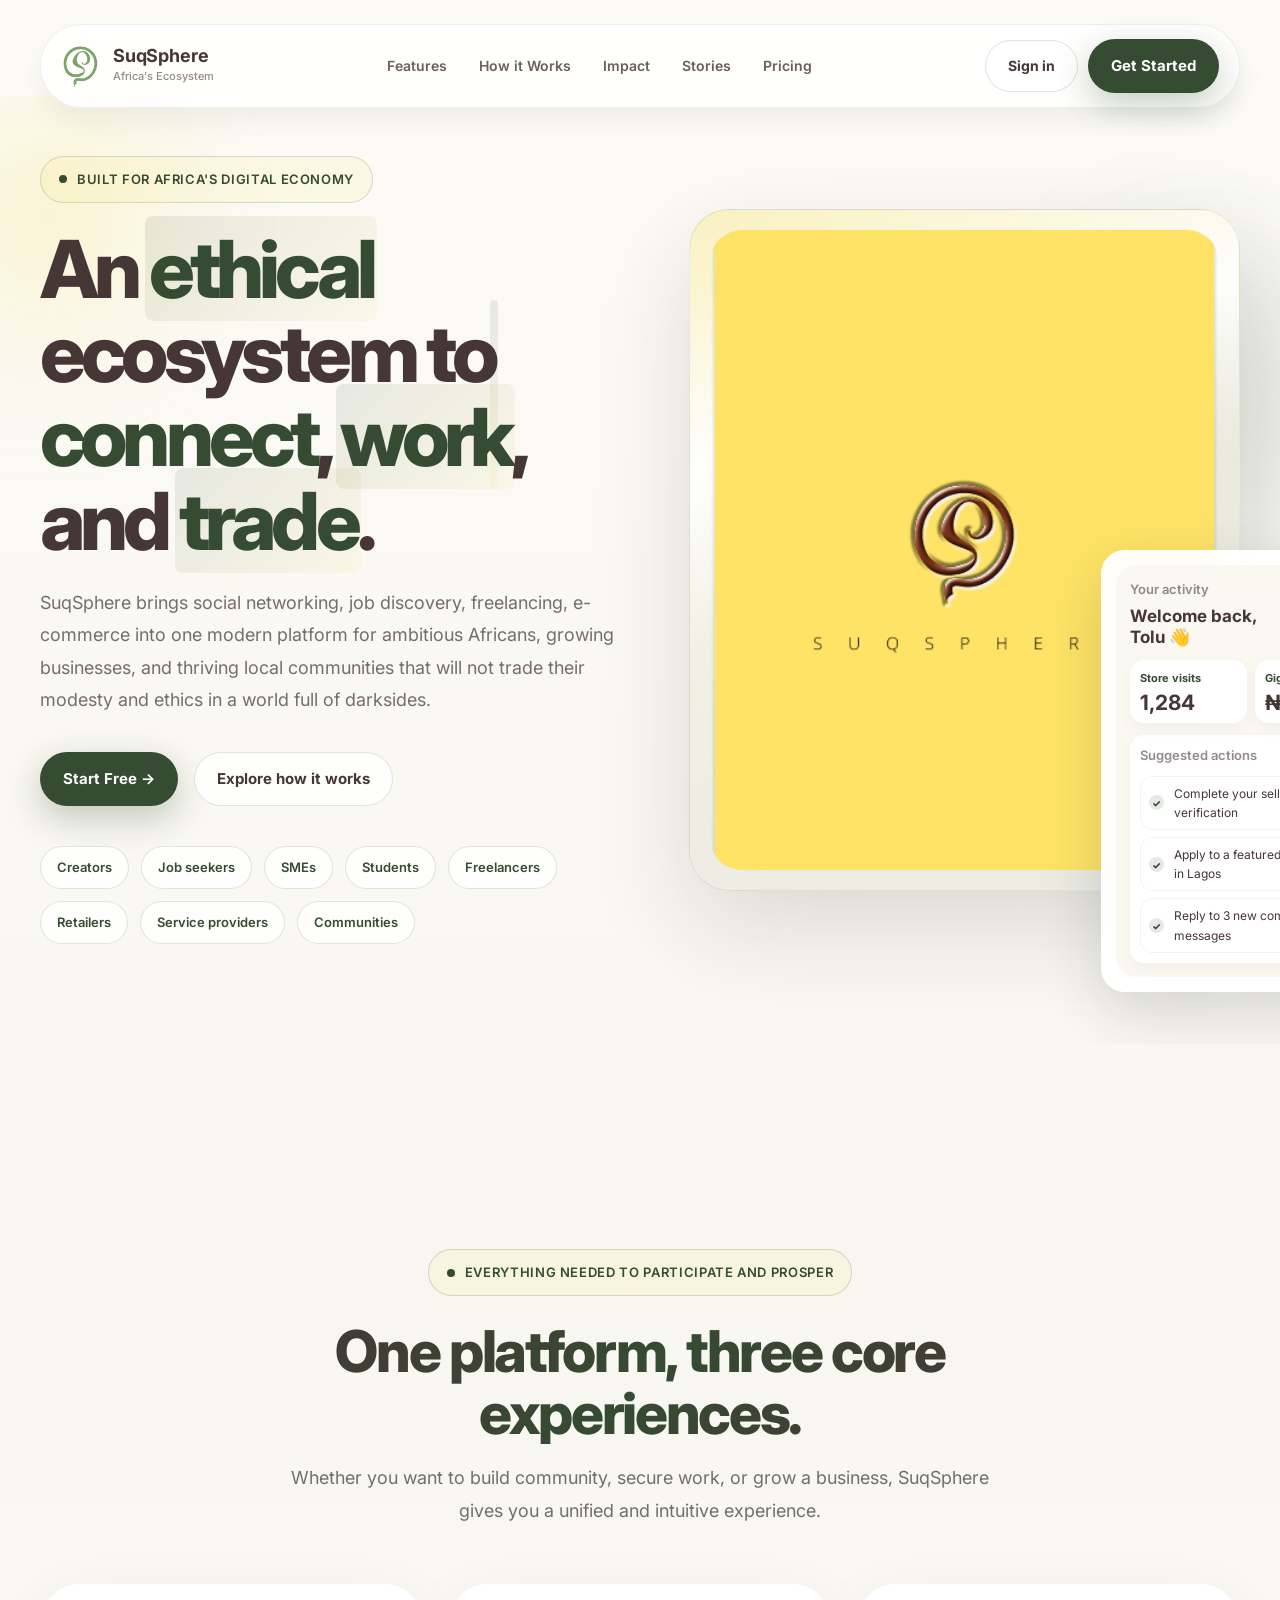
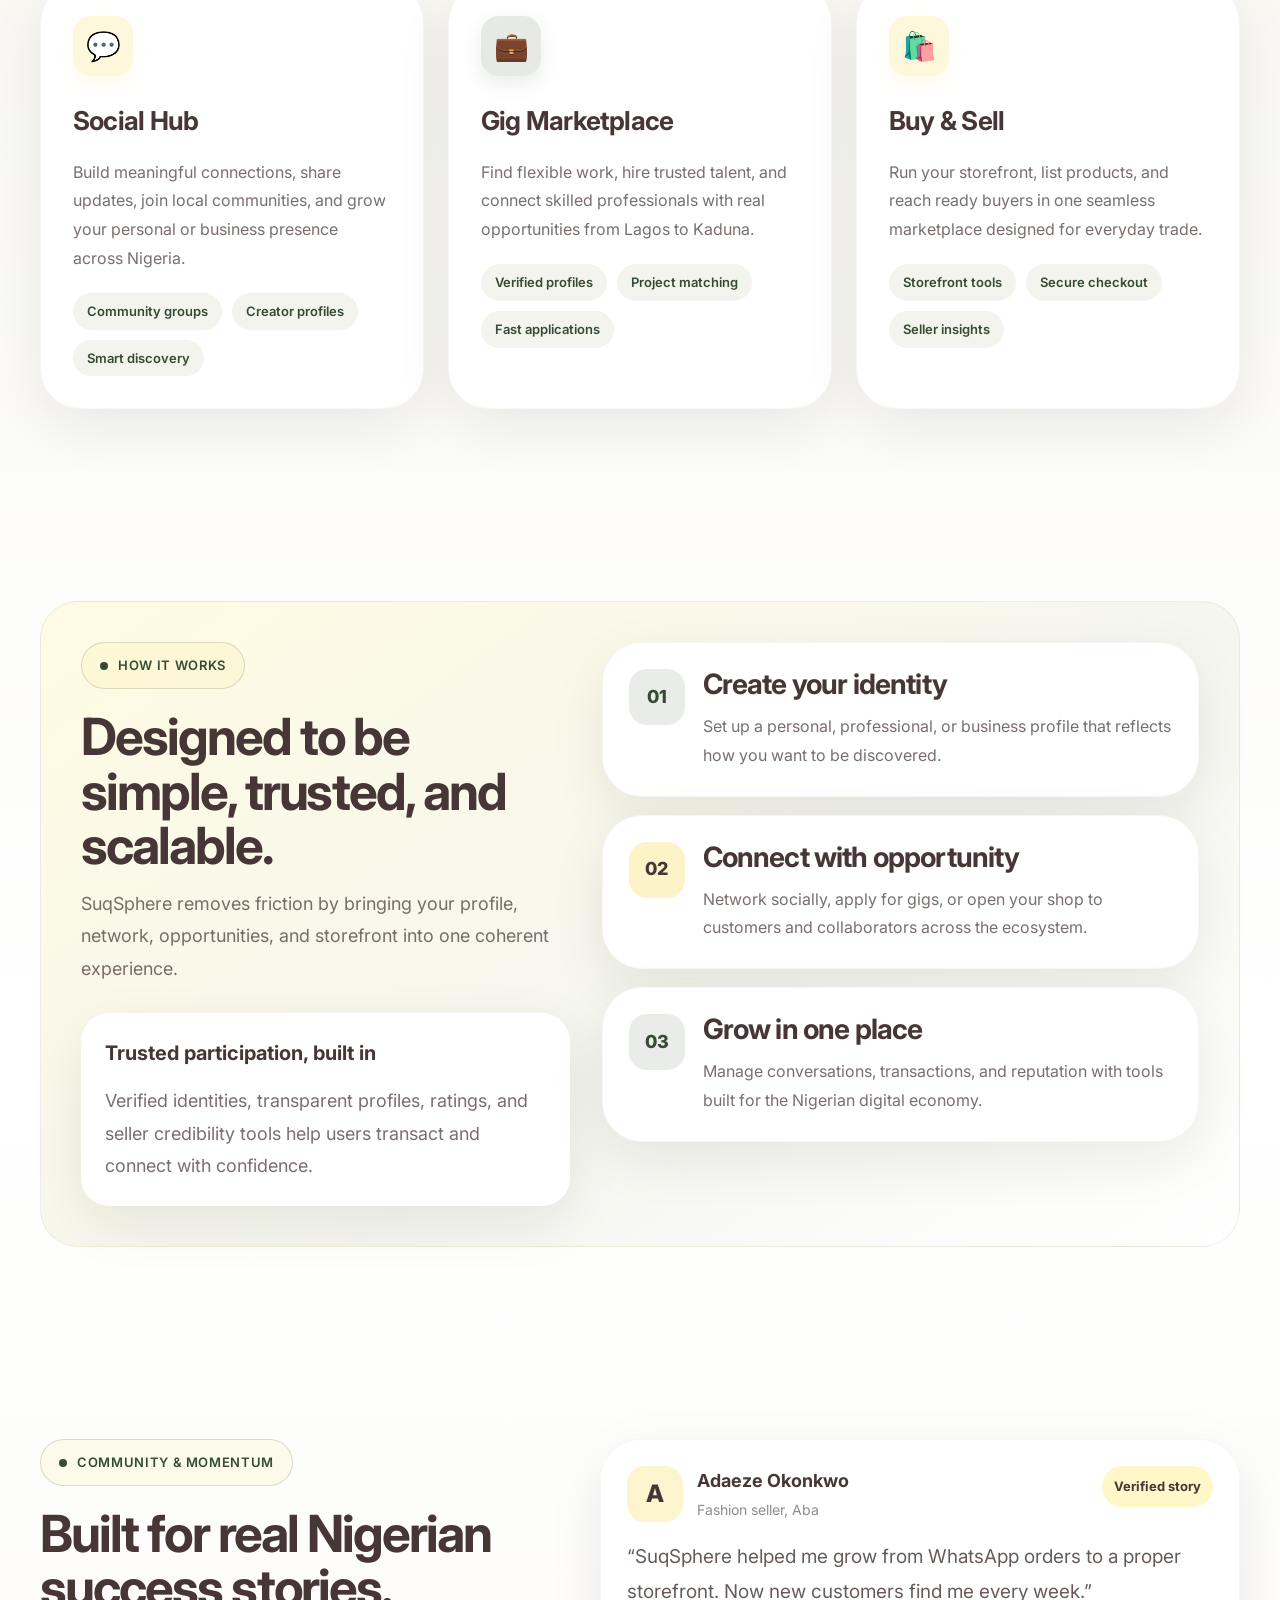
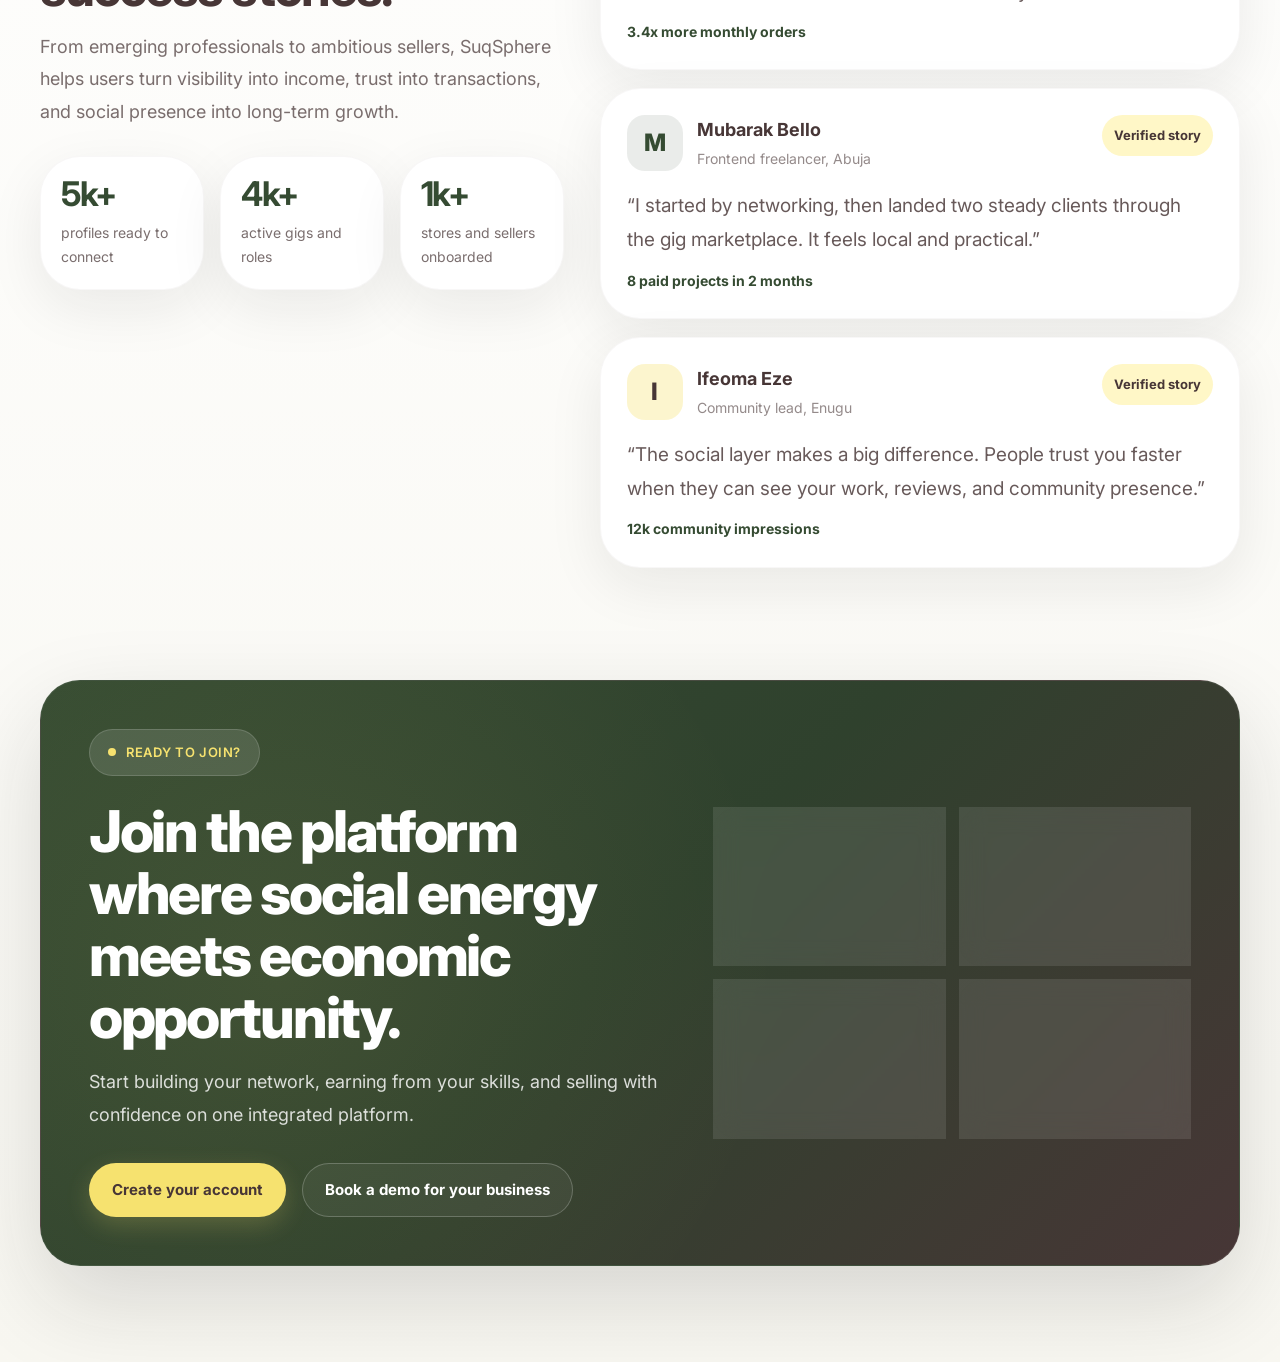
<file: index-backup.html>
<!DOCTYPE html>
<html lang="en">
<head>
  <meta charset="UTF-8" />
  <meta name="viewport" content="width=device-width, initial-scale=1.0" />
  <title>SuqSphere — Social, Work & Commerce</title>
  <link rel="icon" type="image/png" href="./images/icon.png">
  <link rel="preconnect" href="https://fonts.googleapis.com" />
  <link rel="preconnect" href="https://fonts.gstatic.com" crossorigin />
  <link href="https://fonts.googleapis.com/css2?family=Inter:wght@400;500;600;700;800&display=swap" rel="stylesheet" />
  <link rel="stylesheet" href="styles.css" />
</head>
<body>
  <header class="site-header">
    <div class="container">
      <nav class="nav-shell" id="navShell">
        <div class="brand">
             <a class="brand logo-brand" href="index.html" aria-label="SuqSphere Home">
  <img src="./images/suq green2.png" alt="SuqSphere logo" class="site-logo">
</a>
          <div>
            <div class="brand-title">SuqSphere</div>
            <div class="brand-subtitle">Africa's Ecosystem</div>
          </div>
        </div>

        <div class="nav-links">
          <a href="#features">Features</a>
          <a href="#how-it-works">How it Works</a>
          <a href="#metrics">Impact</a>
          <a href="#stories">Stories</a>
          <a href="pricing.html">Pricing</a>
        </div>

        <div class="nav-actions">
          <a class="btn btn-secondary" href="#" style="font-size: 14px;">Sign in</a>
          <a class="btn btn-primary" href="#join">Get Started</a>
          <button class="nav-toggle" id="navToggle" aria-label="Open menu">☰</button>
        </div>
      </nav>
    </div>
  </header>

  <section class="hero">
    <div class="container">
      <div class="hero-grid">
        <div class="hero-copy reveal">
          <div class="label">Built for Africa's digital economy</div>
          <h1>
            An <span class="accent">ethical</span> ecosystem to <span class="accent">connect</span>,
            <span class="accent">work</span>, and
            <span class="accent">trade</span>.
          </h1>
          <p>
            SuqSphere brings social networking, job discovery, freelancing, e-commerce into one modern platform for ambitious Africans,
            growing businesses, and thriving local communities that will not trade their modesty and ethics in a world full of darksides.
          </p>
          <div class="hero-actions">
            <a class="btn btn-primary" href="#join">Start Free →</a>
            <a class="btn btn-secondary" href="#how-it-works">Explore how it works</a>
          </div>
          <div class="tag-list">
            <span class="tag">Creators</span>
            <span class="tag">Job seekers</span>
            <span class="tag">SMEs</span>
            <span class="tag">Students</span>
            <span class="tag">Freelancers</span>
            <span class="tag">Retailers</span>
            <span class="tag">Service providers</span>
            <span class="tag">Communities</span>
          </div>
        </div>

        <div class="hero-visual reveal">
 <div class="hero-visual reveal">
  <div class="hero-video-card">
    <video 
      class="hero-video"
      autoplay
      muted
      loop
      playsinline
      poster="./images/video-poster.jpg"
    >
      <source src="./videos/Suq aisha.mp4" type="video/mp4">
      Your browser does not support the video tag.
    </video>
  </div>

  <div class="dashboard">
                <div class="dashboard-grid">
                  <div class="panel panel-light">
                    <div class="panel-head">
                      <div>
                        <div class="eyebrow">Your activity</div>
                        <h3>Welcome back, Tolu 👋</h3>
                      </div>
                      <span class="badge-chip">24 new leads</span>
                    </div>

                    <div class="stat-grid">
                      <div class="stat-card">
                        <div class="stat-title">Store visits</div>
                        <div class="stat-value">1,284</div>
                      </div>
                      <div class="stat-card">
                        <div class="stat-title">Gig earnings</div>
                        <div class="stat-value">₦480k</div>
                      </div>
                    </div>

                    <div class="task-card mt-12">
                      <div class="eyebrow">Suggested actions</div>
                      <div class="task-list">
                        <div class="task-item"><span class="check">✓</span><span>Complete your seller verification</span></div>
                        <div class="task-item"><span class="check">✓</span><span>Apply to a featured design gig in Lagos</span></div>
                        <div class="task-item"><span class="check">✓</span><span>Reply to 3 new community messages</span></div>
                      </div>
                    </div>
                  </div>

                  <div class="side-stack">
                    <div class="panel panel-soft">
                      <div class="eyebrow">People making moves today</div>
                      <div class="avatar-list">
                        <div class="avatar-card">
                          <div class="avatar-icon">C</div>
                          <div>
                            <div class="avatar-name">Chinonso</div>
                            <div class="avatar-role">Vendor • Onitsha</div>
                          </div>
                        </div>
                        <div class="avatar-card">
                          <div class="avatar-icon">A</div>
                          <div>
                            <div class="avatar-name">Aisha</div>
                            <div class="avatar-role">Virtual assistant • Kano</div>
                          </div>
                        </div>
                        <div class="avatar-card">
                          <div class="avatar-icon">D</div>
                          <div>
                            <div class="avatar-name">David</div>
                            <div class="avatar-role">Job seeker • Port Harcourt</div>
                          </div>
                        </div>
                      </div>
                    </div>

                    <div class="panel panel-accent">
                      <div class="eyebrow green-text">Opportunity pulse</div>
                      <h3 class="panel-big-title">1 app. 3 growth paths. Endless local momentum.</h3>
                      <div class="white-chip">96% satisfaction</div>
                    </div>
                  </div>
                </div>
              </div>
            </div>
          </div>
        </div>
      </div>
    </div>
  </section>

  <section class="brand-strip">
    <div class="container">
      <div class="brand-strip-card reveal">
        <span>Lagos SMEs</span>
        <span>Creators</span>
        <span>Campus Talent</span>
        <span>Local Sellers</span>
        <span>Freelancers</span>
        <span>Community Builders</span>
      </div>
    </div>
  </section>

  <section class="section" id="features">
    <div class="container">
      <div class="section-heading reveal">
        <div class="label">Everything needed to participate and prosper</div>
        <h2>One platform, three core experiences.</h2>
        <p>
          Whether you want to build community, secure work, or grow a business,
          SuqSphere gives you a unified and intuitive experience.
        </p>
      </div>

      <div class="card-grid">
        <article class="feature-card reveal">
          <div class="feature-icon yellow">💬</div>
          <h3>Social Hub</h3>
          <p>
            Build meaningful connections, share updates, join local communities,
            and grow your personal or business presence across Nigeria.
          </p>
          <div class="feature-tags">
            <span>Community groups</span>
            <span>Creator profiles</span>
            <span>Smart discovery</span>
          </div>
        </article>

        <article class="feature-card reveal">
          <div class="feature-icon green">💼</div>
          <h3>Gig Marketplace</h3>
          <p>
            Find flexible work, hire trusted talent, and connect skilled
            professionals with real opportunities from Lagos to Kaduna.
          </p>
          <div class="feature-tags">
            <span>Verified profiles</span>
            <span>Project matching</span>
            <span>Fast applications</span>
          </div>
        </article>

        <article class="feature-card reveal">
          <div class="feature-icon yellow">🛍️</div>
          <h3>Buy &amp; Sell</h3>
          <p>
            Run your storefront, list products, and reach ready buyers in one
            seamless marketplace designed for everyday trade.
          </p>
          <div class="feature-tags">
            <span>Storefront tools</span>
            <span>Secure checkout</span>
            <span>Seller insights</span>
          </div>
        </article>
      </div>
    </div>
  </section>

  <section class="section" id="how-it-works">
    <div class="container">
      <div class="trust-shell reveal">
        <div class="trust-copy">
          <div class="label">How it works</div>
          <h2>Designed to be simple, trusted, and scalable.</h2>
          <p>
            SuqSphere removes friction by bringing your profile, network,
            opportunities, and storefront into one coherent experience.
          </p>

          <div class="trust-note">
            <h4>Trusted participation, built in</h4>
            <p>
              Verified identities, transparent profiles, ratings, and seller
              credibility tools help users transact and connect with confidence.
            </p>
          </div>
        </div>

        <div class="step-list">
          <article class="step-card reveal">
            <div class="step-number green">01</div>
            <div>
              <h3>Create your identity</h3>
              <p>
                Set up a personal, professional, or business profile that reflects
                how you want to be discovered.
              </p>
            </div>
          </article>

          <article class="step-card reveal">
            <div class="step-number yellow">02</div>
            <div>
              <h3>Connect with opportunity</h3>
              <p>
                Network socially, apply for gigs, or open your shop to customers
                and collaborators across the ecosystem.
              </p>
            </div>
          </article>

          <article class="step-card reveal">
            <div class="step-number green">03</div>
            <div>
              <h3>Grow in one place</h3>
              <p>
                Manage conversations, transactions, and reputation with tools built
                for the Nigerian digital economy.
              </p>
            </div>
          </article>
        </div>
      </div>
    </div>
  </section>

  <section class="section" id="stories">
    <div class="container">
      <div class="stories-grid">
        <div class="stories-copy reveal">
          <div class="label">Community &amp; momentum</div>
          <h2>Built for real Nigerian success stories.</h2>
          <p>
            From emerging professionals to ambitious sellers, SuqSphere helps users
            turn visibility into income, trust into transactions, and social
            presence into long-term growth.
          </p>

          <div class="metric-grid">
            <div class="metric-card reveal">
              <strong>5k+</strong>
              <span>profiles ready to connect</span>
            </div>
            <div class="metric-card reveal">
              <strong>4k+</strong>
              <span>active gigs and roles</span>
            </div>
            <div class="metric-card reveal">
              <strong>1k+</strong>
              <span>stores and sellers onboarded</span>
            </div>
          </div>
        </div>

        <div class="story-list">
          <article class="story-card reveal">
            <div class="story-top">
              <div class="story-person">
                <div class="story-avatar yellow">A</div>
                <div>
                  <div class="story-name">Adaeze Okonkwo</div>
                  <div class="story-role">Fashion seller, Aba</div>
                </div>
              </div>
              <div class="verified">Verified story</div>
            </div>
            <p class="story-quote">
              “SuqSphere helped me grow from WhatsApp orders to a proper storefront.
              Now new customers find me every week.”
            </p>
            <div class="story-stat">3.4x more monthly orders</div>
          </article>

          <article class="story-card reveal">
            <div class="story-top">
              <div class="story-person">
                <div class="story-avatar green">M</div>
                <div>
                  <div class="story-name">Mubarak Bello</div>
                  <div class="story-role">Frontend freelancer, Abuja</div>
                </div>
              </div>
              <div class="verified">Verified story</div>
            </div>
            <p class="story-quote">
              “I started by networking, then landed two steady clients through the gig
              marketplace. It feels local and practical.”
            </p>
            <div class="story-stat">8 paid projects in 2 months</div>
          </article>

          <article class="story-card reveal">
            <div class="story-top">
              <div class="story-person">
                <div class="story-avatar yellow">I</div>
                <div>
                  <div class="story-name">Ifeoma Eze</div>
                  <div class="story-role">Community lead, Enugu</div>
                </div>
              </div>
              <div class="verified">Verified story</div>
            </div>
            <p class="story-quote">
              “The social layer makes a big difference. People trust you faster when
              they can see your work, reviews, and community presence.”
            </p>
            <div class="story-stat">12k community impressions</div>
          </article>
        </div>
      </div>
    </div>
  </section>

  <section class="section join-section" id="join">
    <div class="container">
      <div class="cta-shell reveal">
        <div class="cta-grid">
          <div>
            <div class="label">Ready to join?</div>
            <h2>Join the platform where social energy meets economic opportunity.</h2>
            <p>
              Start building your network, earning from your skills, and selling with
              confidence on one integrated platform.
            </p>
            <div class="cta-actions">
              <a class="btn btn-yellow" href="#">Create your account</a>
              <a class="btn btn-outline-light" href="#">Book a demo for your business</a>
            </div>
          </div>

          <div class="cta-box-grid">
            <div class="cta-box">
              <h4>For individuals</h4>
              <p>Build your identity, discover work, and grow your network.</p>
            </div>
            <div class="cta-box">
              <h4>For sellers</h4>
              <p>Launch your shop, reach new buyers, and track performance.</p>
            </div>
            <div class="cta-box">
              <h4>For employers</h4>
              <p>Hire talent faster with richer, more trusted profiles.</p>
            </div>
            <div class="cta-box">
              <h4>For communities</h4>
              <p>Bring people together around interests, causes, and commerce.</p>
            </div>
          </div>
        </div>
      </div>
    </div>
  </section>

  <script src="script.js"></script>
</body>
</html>
</file>
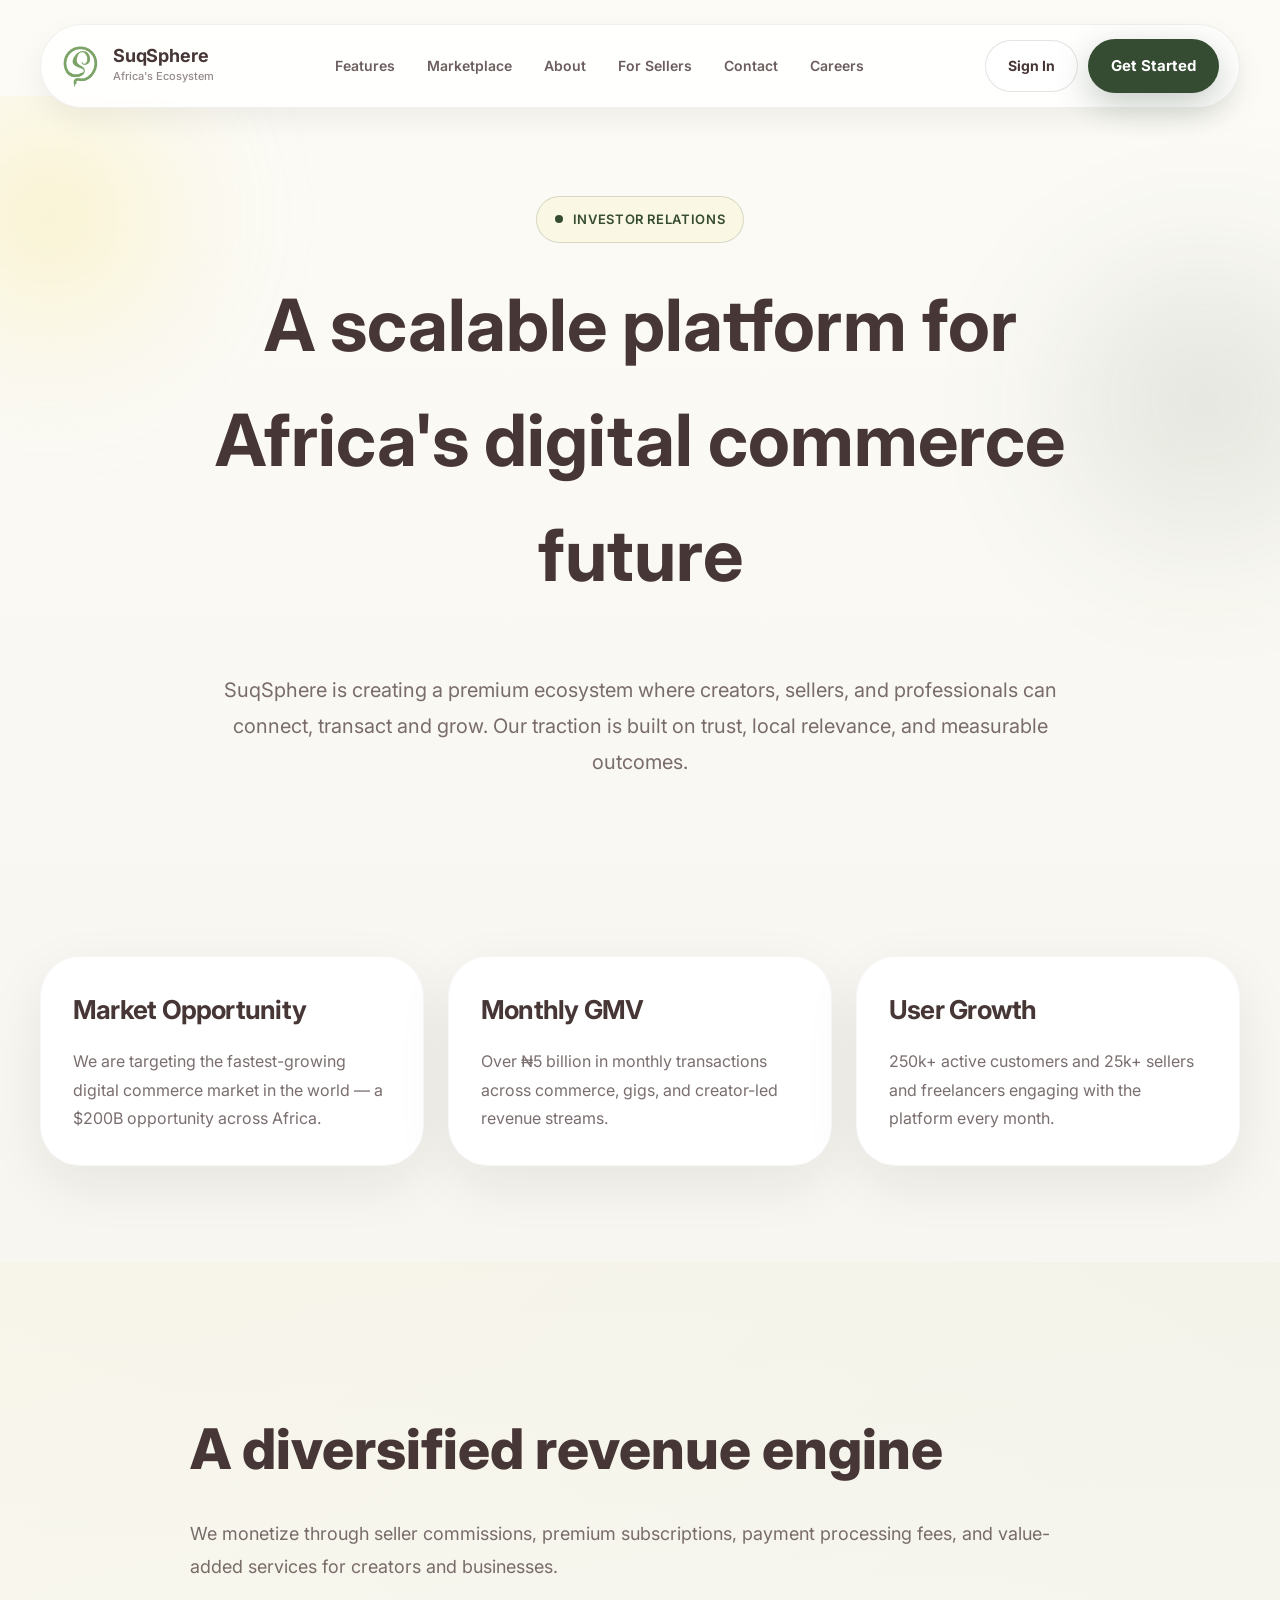
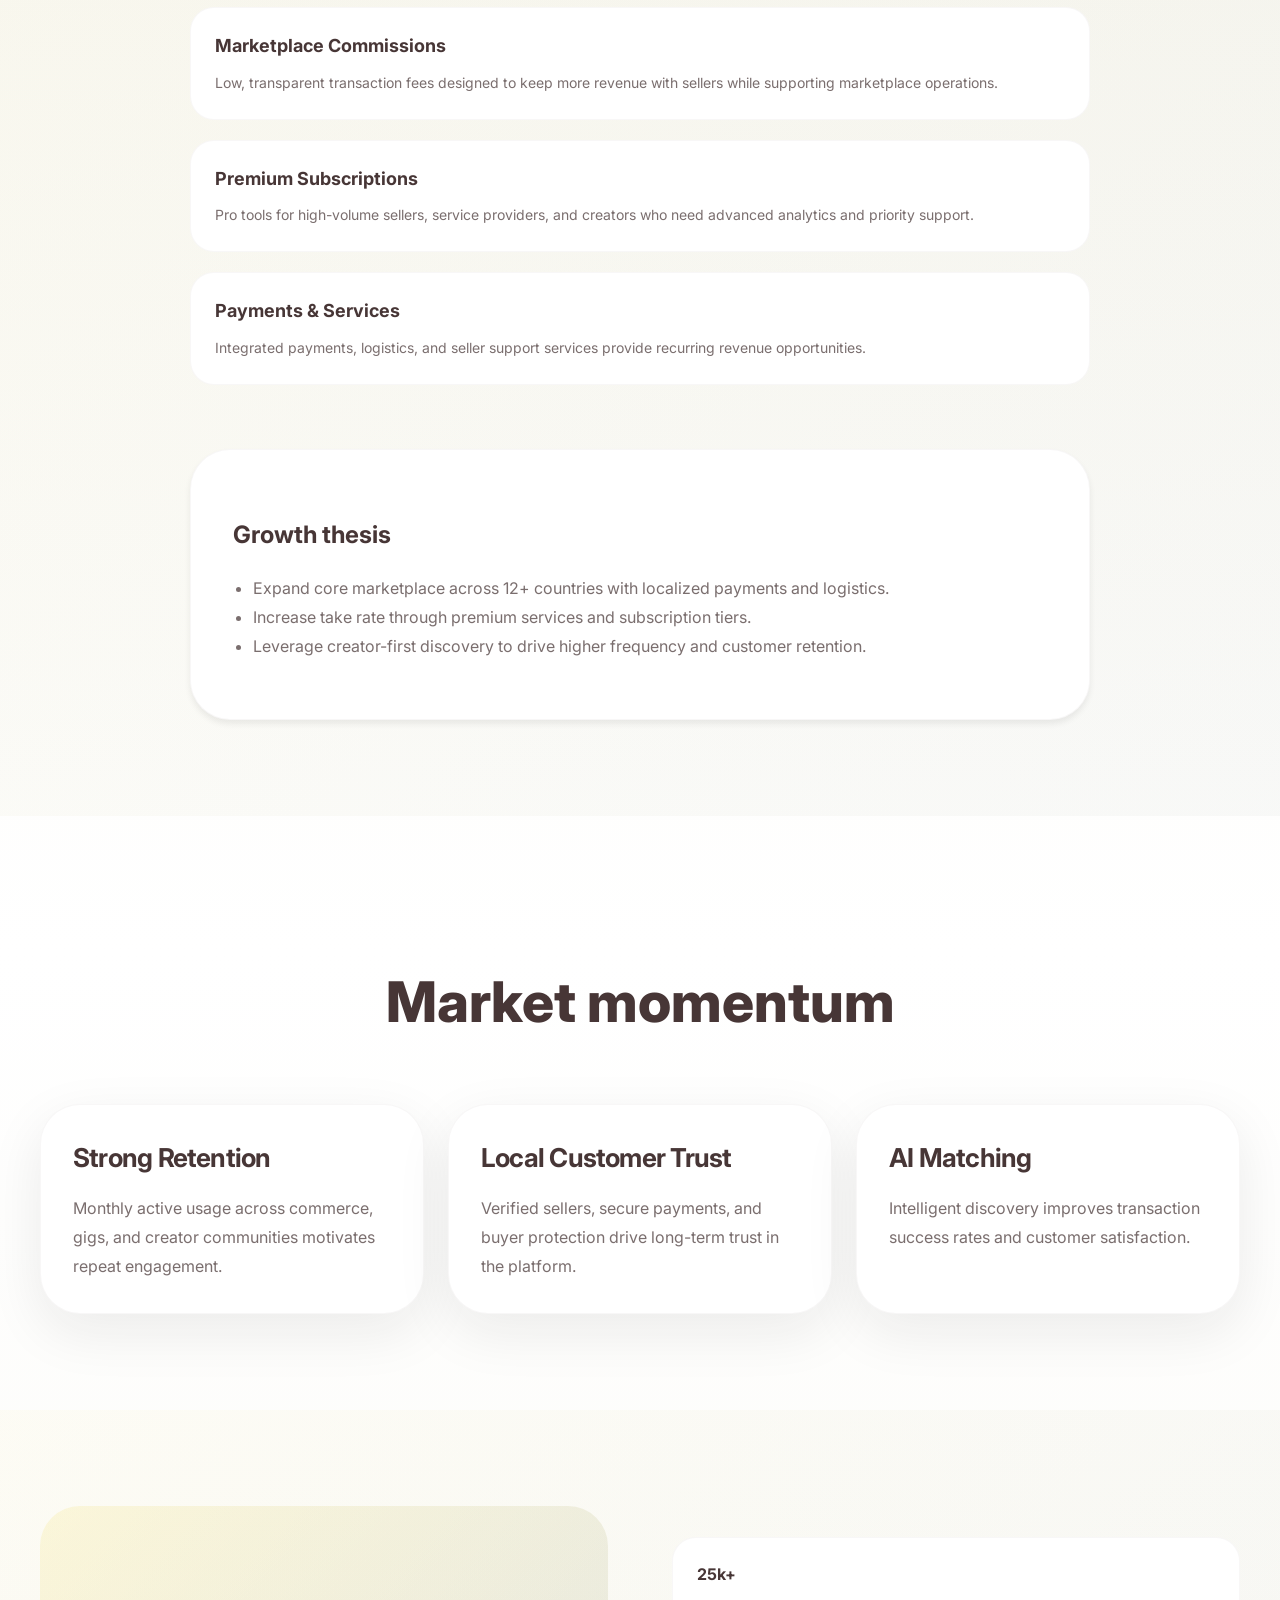
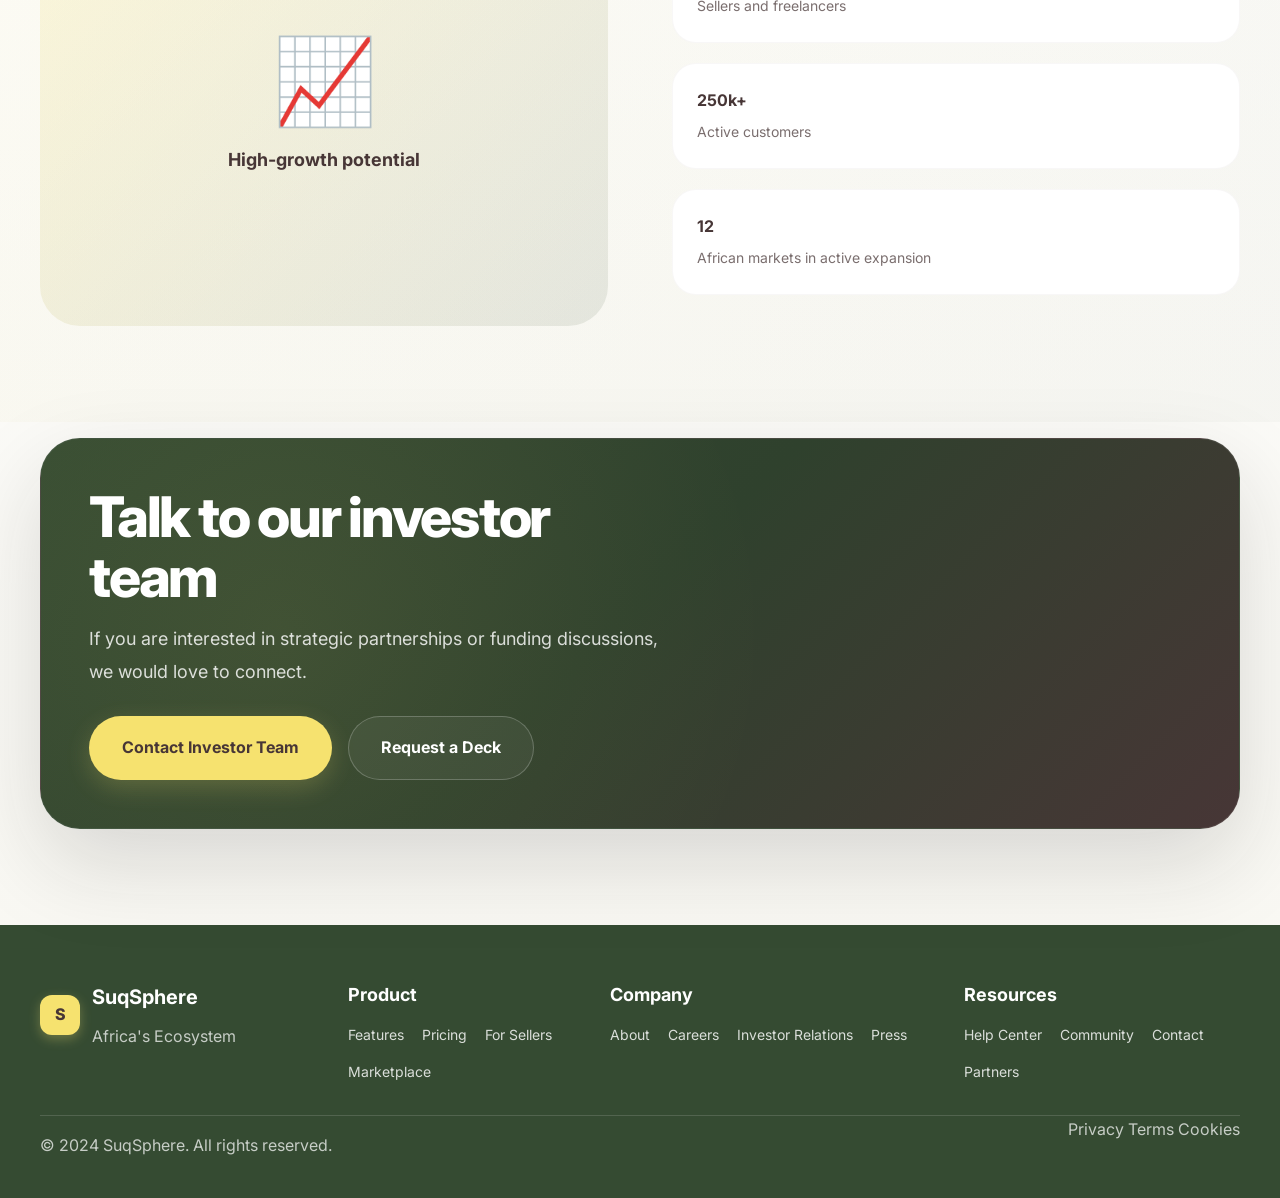
<file: investor.html>
<!DOCTYPE html>
<html lang="en">
<head>
  <meta charset="UTF-8" />
  <meta name="viewport" content="width=device-width, initial-scale=1.0" />
  <meta name="description" content="Investor relations for SuqSphere - company growth, market opportunity, and funding highlights" />
  <title>Investor Relations — SuqSphere</title>
  <link rel="icon" type="image/png" href="./images/icon.png">
  <link rel="preconnect" href="https://fonts.googleapis.com" />
  <link rel="preconnect" href="https://fonts.gstatic.com" crossorigin />
  <link href="https://fonts.googleapis.com/css2?family=Inter:wght@300;400;500;600;700;800&display=swap" rel="stylesheet" />
  <link rel="stylesheet" href="styles.css" />
</head>
<body>
  <header class="site-header">
    <div class="container">
      <nav class="nav-shell" id="navShell">
            <div class="brand">
             <a class="brand logo-brand" href="index.html" aria-label="SuqSphere Home">
  <img src="./images/suq green2.png" alt="SuqSphere logo" class="site-logo">
</a>
          <div>
            <div class="brand-title">SuqSphere</div>
            <div class="brand-subtitle">Africa's Ecosystem</div>
          </div>
        </div>
        <div class="nav-links">
          <a href="features.html">Features</a>
          <a href="marketplace.html">Marketplace</a>
          <a href="about.html">About</a>
          <a href="vendor.html">For Sellers</a>
          <a href="contact.html">Contact</a>
           <a href="careers.html">Careers</a>
        </div>
        <div class="nav-actions">
          <a class="btn btn-secondary" href="#" style="font-size: 14px;">Sign In</a>
          <a class="btn btn-primary" href="index.html#join">Get Started</a>
          <button class="nav-toggle" id="navToggle" aria-label="Toggle menu">☰</button>
        </div>
      </nav>
    </div>
  </header>

  <!-- Investor Hero -->
  <section class="hero" style="padding: 100px 0 60px;">
    <div class="container">
      <div style="max-width: 860px; margin: 0 auto; text-align: center;">
        <div class="label reveal">Investor Relations</div>
        <h1 class="reveal" style="margin-top: 24px; font-size: clamp(48px, 6.5vw, 72px);">A scalable platform for Africa's digital commerce future</h1>
        <p class="reveal" style="margin-top: 24px; font-size: 20px; color: var(--muted); line-height: 1.8;">
          SuqSphere is creating a premium ecosystem where creators, sellers, and professionals can connect, transact and grow. Our traction is built on trust, local relevance, and measurable outcomes.
        </p>
      </div>
    </div>
  </section>

  <!-- Highlights -->
  <section class="section">
    <div class="container">
      <div style="display: grid; grid-template-columns: repeat(auto-fit, minmax(240px, 1fr)); gap: 24px;">
        <div class="reveal feature-card card-hover">
          <h3>Market Opportunity</h3>
          <p>We are targeting the fastest-growing digital commerce market in the world — a $200B opportunity across Africa.</p>
        </div>
        <div class="reveal feature-card card-hover">
          <h3>Monthly GMV</h3>
          <p>Over ₦5 billion in monthly transactions across commerce, gigs, and creator-led revenue streams.</p>
        </div>
        <div class="reveal feature-card card-hover">
          <h3>User Growth</h3>
          <p>250k+ active customers and 25k+ sellers and freelancers engaging with the platform every month.</p>
        </div>
      </div>
    </div>
  </section>

  <!-- Business Model -->
  <section class="section" style="background: linear-gradient(135deg, rgba(246, 226, 111, 0.05) 0%, rgba(53, 75, 50, 0.03) 100%);">
    <div class="container">
      <div style="display: grid; gap: 64px; max-width: 900px; margin: 0 auto;">
        <div class="reveal">
          <h2 style="font-size: clamp(36px, 4.5vw, 56px); font-weight: 800; margin-bottom: 24px;">A diversified revenue engine</h2>
          <p style="font-size: 18px; color: var(--muted); line-height: 1.8; margin-bottom: 24px;">
            We monetize through seller commissions, premium subscriptions, payment processing fees, and value-added services for creators and businesses.
          </p>
          <div style="display: grid; gap: 20px;">
            <div style="background: var(--white); border: 1px solid var(--border-light); border-radius: var(--radius-lg); padding: 24px;">
              <h3 style="margin: 0 0 10px; font-size: 18px; font-weight: 700;">Marketplace Commissions</h3>
              <p style="margin: 0; color: var(--muted); font-size: 14px; line-height: 1.7;">Low, transparent transaction fees designed to keep more revenue with sellers while supporting marketplace operations.</p>
            </div>
            <div style="background: var(--white); border: 1px solid var(--border-light); border-radius: var(--radius-lg); padding: 24px;">
              <h3 style="margin: 0 0 10px; font-size: 18px; font-weight: 700;">Premium Subscriptions</h3>
              <p style="margin: 0; color: var(--muted); font-size: 14px; line-height: 1.7;">Pro tools for high-volume sellers, service providers, and creators who need advanced analytics and priority support.</p>
            </div>
            <div style="background: var(--white); border: 1px solid var(--border-light); border-radius: var(--radius-lg); padding: 24px;">
              <h3 style="margin: 0 0 10px; font-size: 18px; font-weight: 700;">Payments & Services</h3>
              <p style="margin: 0; color: var(--muted); font-size: 14px; line-height: 1.7;">Integrated payments, logistics, and seller support services provide recurring revenue opportunities.</p>
            </div>
          </div>
        </div>
        <div class="reveal" style="background: var(--white); border-radius: var(--radius-2xl); padding: 42px; border: 1px solid var(--border-light); box-shadow: var(--shadow-sm);">
          <h3 style="margin-bottom: 20px; font-size: 24px; font-weight: 700;">Growth thesis</h3>
          <ul style="padding-left: 20px; color: var(--muted); line-height: 1.8;">
            <li>Expand core marketplace across 12+ countries with localized payments and logistics.</li>
            <li>Increase take rate through premium services and subscription tiers.</li>
            <li>Leverage creator-first discovery to drive higher frequency and customer retention.</li>
          </ul>
        </div>
      </div>
    </div>
  </section>

  <!-- Market Momentum -->
  <section class="section">
    <div class="container">
      <h2 class="reveal" style="font-size: clamp(36px, 4.5vw, 56px); font-weight: 800; text-align: center; margin-bottom: 56px;">Market momentum</h2>
      <div style="display: grid; grid-template-columns: repeat(auto-fit, minmax(240px, 1fr)); gap: 24px;">
        <div class="reveal feature-card card-hover">
          <h3>Strong Retention</h3>
          <p>Monthly active usage across commerce, gigs, and creator communities motivates repeat engagement.</p>
        </div>
        <div class="reveal feature-card card-hover">
          <h3>Local Customer Trust</h3>
          <p>Verified sellers, secure payments, and buyer protection drive long-term trust in the platform.</p>
        </div>
        <div class="reveal feature-card card-hover">
          <h3>AI Matching</h3>
          <p>Intelligent discovery improves transaction success rates and customer satisfaction.</p>
        </div>
      </div>
    </div>
  </section>

  <!-- Investor Highlights -->
  <section class="section" style="background: linear-gradient(135deg, rgba(246, 226, 111, 0.05) 0%, rgba(53, 75, 50, 0.03) 100%);">
    <div class="container">
      <div style="display: grid; grid-template-columns: 1fr 1fr; gap: 64px; align-items: center;">
        <div class="reveal" style="background: linear-gradient(135deg, rgba(246, 226, 111, 0.2) 0%, rgba(53, 75, 50, 0.1) 100%); border-radius: 40px; padding: 60px; min-height: 420px; display: flex; align-items: center; justify-content: center;">
          <div style="text-align: center;">
            <div style="font-size: 84px; line-height: 1;">📈</div>
            <p style="font-size: 18px; font-weight: 700; margin-top: 24px;">High-growth potential</p>
          </div>
        </div>
        <div class="reveal">
          <div style="display: grid; gap: 20px;">
            <div style="background: var(--white); border: 1px solid var(--border-light); border-radius: var(--radius-lg); padding: 24px;">
              <p style="margin: 0; font-size: 16px; font-weight: 700;">25k+</p>
              <p style="margin: 8px 0 0; color: var(--muted); font-size: 14px;">Sellers and freelancers</p>
            </div>
            <div style="background: var(--white); border: 1px solid var(--border-light); border-radius: var(--radius-lg); padding: 24px;">
              <p style="margin: 0; font-size: 16px; font-weight: 700;">250k+</p>
              <p style="margin: 8px 0 0; color: var(--muted); font-size: 14px;">Active customers</p>
            </div>
            <div style="background: var(--white); border: 1px solid var(--border-light); border-radius: var(--radius-lg); padding: 24px;">
              <p style="margin: 0; font-size: 16px; font-weight: 700;">12</p>
              <p style="margin: 8px 0 0; color: var(--muted); font-size: 14px;">African markets in active expansion</p>
            </div>
          </div>
        </div>
      </div>
    </div>
  </section>

  <!-- Investor CTA -->
  <section class="section join-section">
    <div class="container">
      <div class="cta-shell reveal">
        <div class="cta-grid">
          <div>
            <h2 style="margin: 0; color: white; font-size: clamp(36px, 4.5vw, 56px); font-weight: 800;">Talk to our investor team</h2>
            <p style="margin: 16px 0 0; color: rgba(255, 255, 255, 0.82); font-size: 18px;">
              If you are interested in strategic partnerships or funding discussions, we would love to connect.
            </p>
            <div class="cta-actions" style="margin-top: 28px;">
              <a class="btn btn-yellow btn-lg" href="mailto:investors@suqsphere.com">Contact Investor Team</a>
              <a class="btn btn-outline-light btn-lg" href="contact.html">Request a Deck</a>
            </div>
          </div>
        </div>
      </div>
    </div>
  </section>

  <!-- Footer -->
  <footer class="footer">
    <div class="container">
      <div class="footer-grid">
        <div class="footer-col">
          <div class="footer-brand">
            <div class="brand-mark">S</div>
            <div>
              <h4>SuqSphere</h4>
              <p>Africa's Ecosystem</p>
            </div>
          </div>
        </div>
        <div class="footer-col">
          <h5>Product</h5>
          <ul>
            <li><a href="features.html">Features</a></li>
            <li><a href="pricing.html">Pricing</a></li>
            <li><a href="vendor.html">For Sellers</a></li>
            <li><a href="marketplace.html">Marketplace</a></li>
          </ul>
        </div>
        <div class="footer-col">
          <h5>Company</h5>
          <ul>
            <li><a href="about.html">About</a></li>
            <li><a href="careers.html">Careers</a></li>
            <li><a href="investor.html">Investor Relations</a></li>
            <li><a href="#">Press</a></li>
          </ul>
        </div>
        <div class="footer-col">
          <h5>Resources</h5>
          <ul>
            <li><a href="#">Help Center</a></li>
            <li><a href="#">Community</a></li>
            <li><a href="contact.html">Contact</a></li>
            <li><a href="#">Partners</a></li>
          </ul>
        </div>
      </div>
      <div class="footer-bottom">
        <p>&copy; 2024 SuqSphere. All rights reserved.</p>
        <div class="footer-legal">
          <a href="#">Privacy</a>
          <a href="#">Terms</a>
          <a href="#">Cookies</a>
        </div>
      </div>
    </div>
  </footer>

  <script src="script.js"></script>
</body>
</html>
</file>
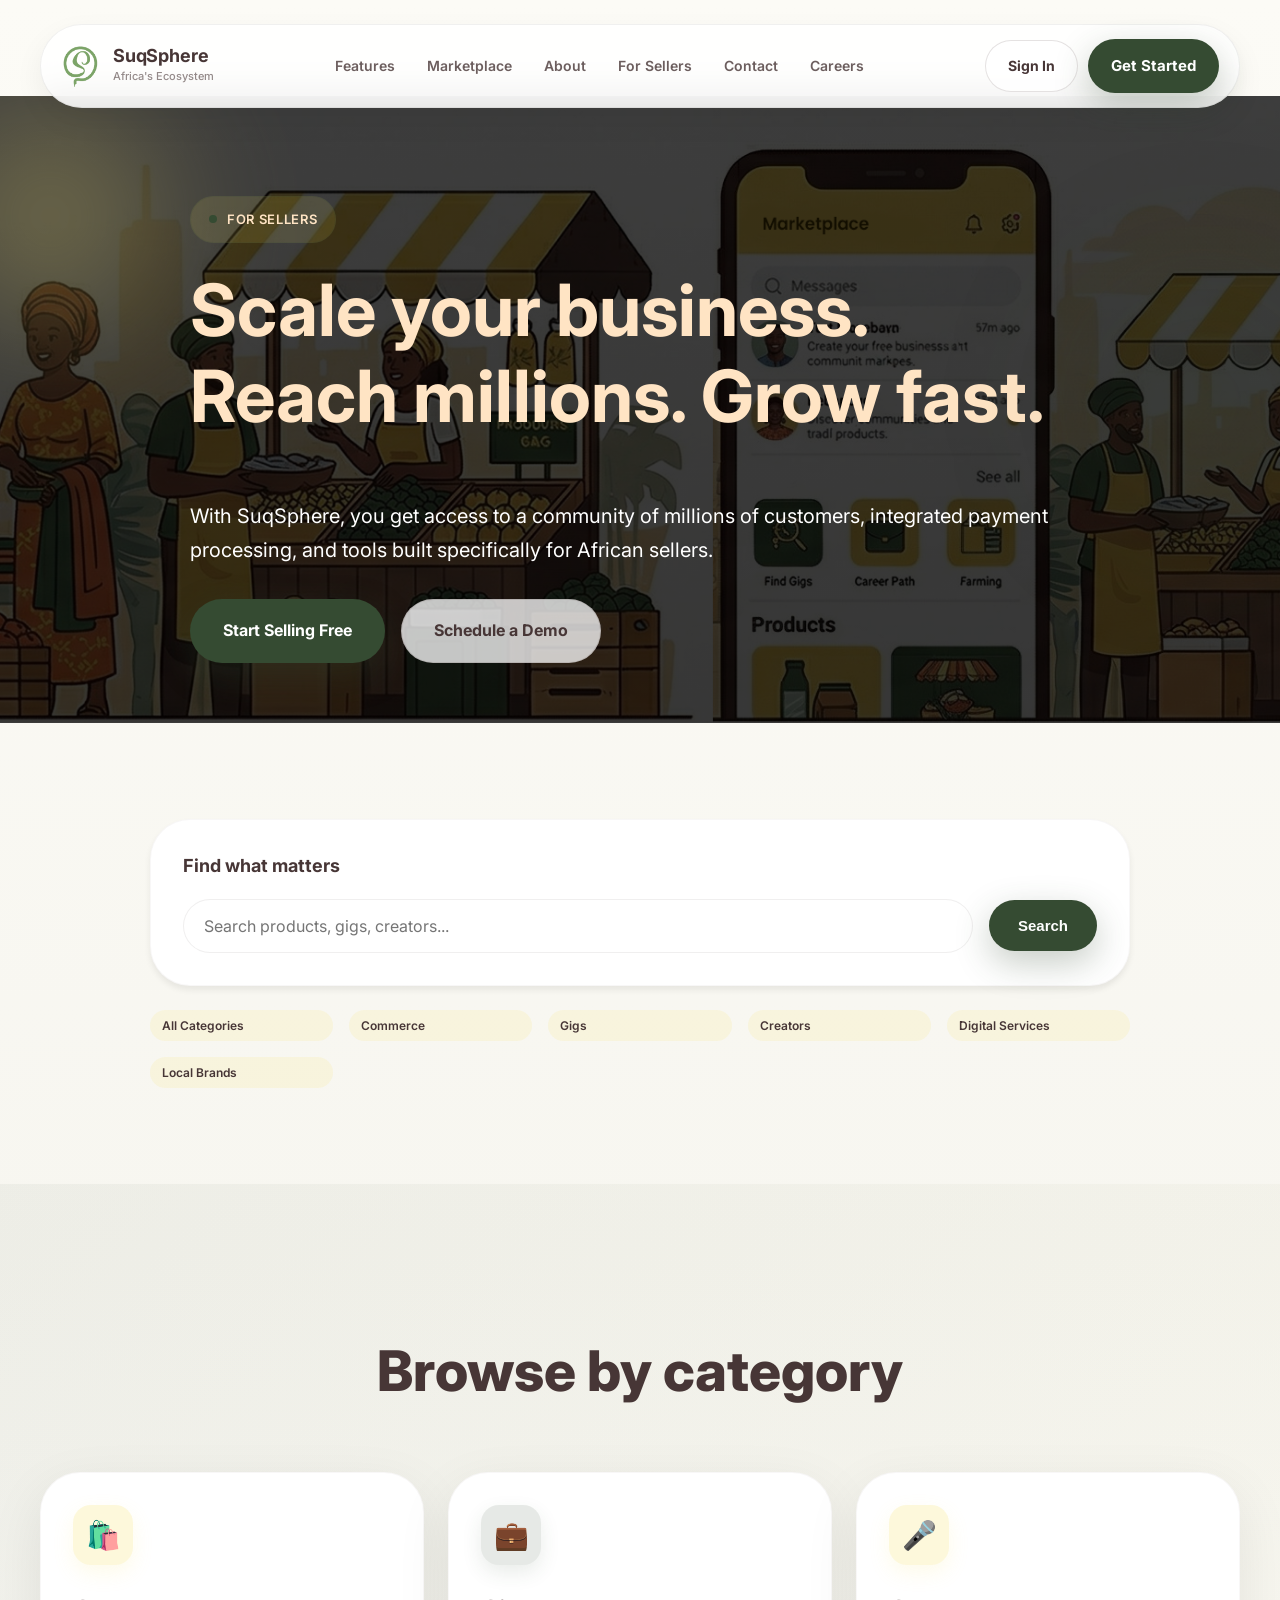
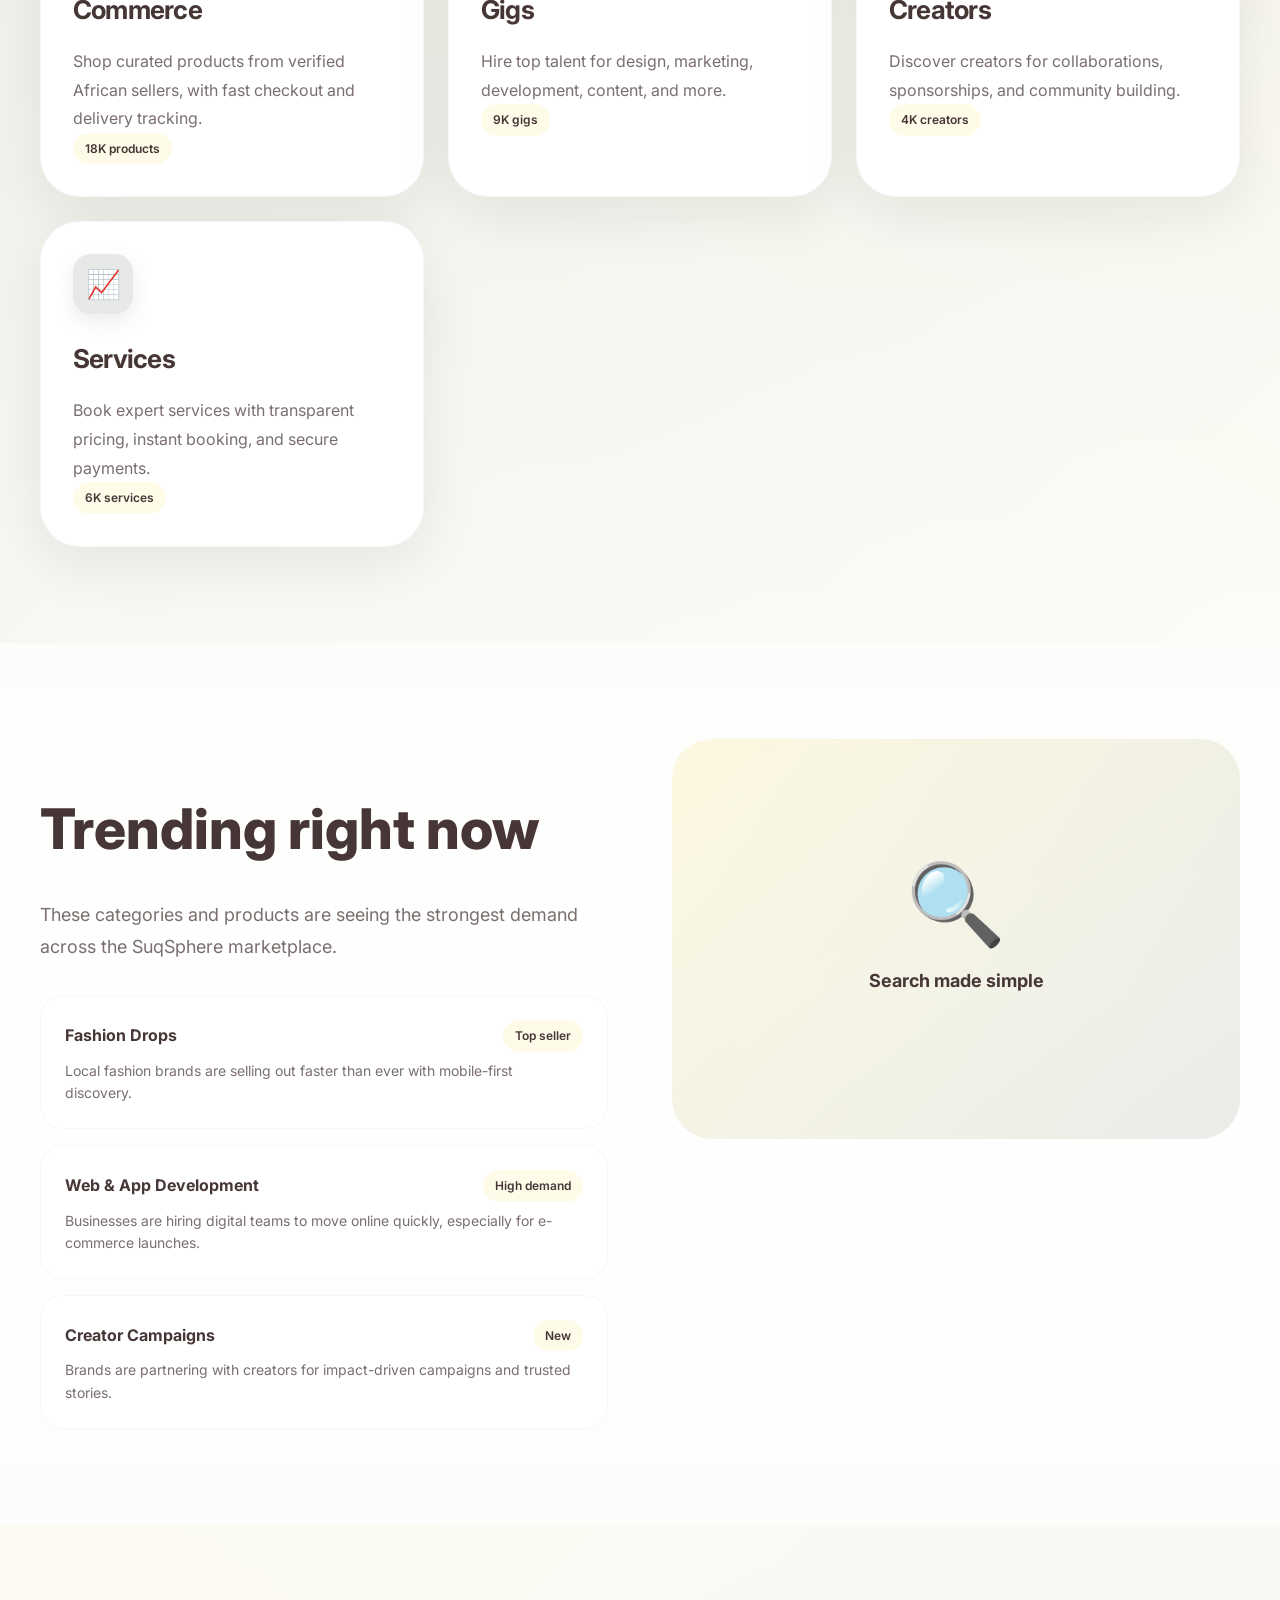
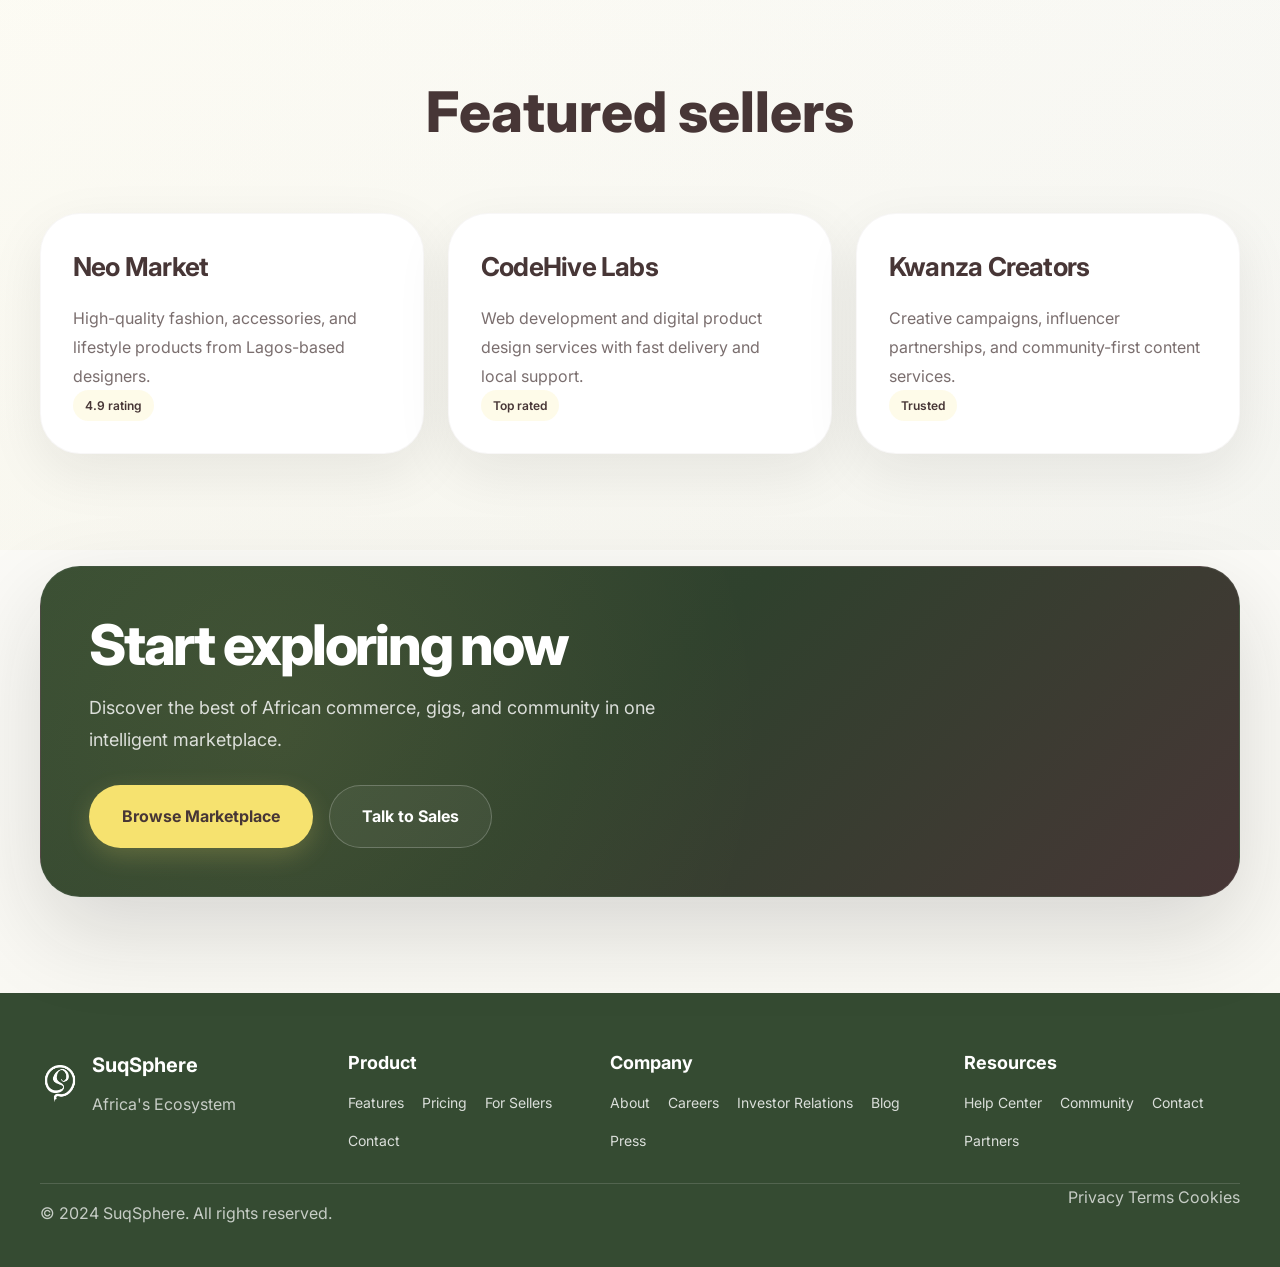
<file: marketplace.html>
<!DOCTYPE html>
<html lang="en">
<head>
  <meta charset="UTF-8" />
  <meta name="viewport" content="width=device-width, initial-scale=1.0" />
  <meta name="description" content="SuqSphere - Africa's next-generation digital ecosystem for social, work, and commerce" />
  <title>SuqSphere — Africa's Digital Ecosystem</title>
  <link rel="icon" type="image/png" href="./images/icon.png">
  <link rel="preconnect" href="https://fonts.googleapis.com" />
  <link rel="preconnect" href="https://fonts.gstatic.com" crossorigin />
  <link href="https://fonts.googleapis.com/css2?family=Inter:wght@300;400;500;600;700;800&display=swap" rel="stylesheet" />
  <link rel="stylesheet" href="styles.css" />
</head>
<body>
  <header class="site-header">
    <div class="container">
      <nav class="nav-shell" id="navShell">
        <div class="brand">
             <a class="brand logo-brand" href="index.html" aria-label="SuqSphere Home">
  <img src="./images/suq green2.png" alt="SuqSphere logo" class="site-logo">
</a>
          <div>
            <div class="brand-title">SuqSphere</div>
            <div class="brand-subtitle">Africa's Ecosystem</div>
          </div>
        </div>
        <div class="nav-links">
          <a href="features.html">Features</a>
          <a href="marketplace.html">Marketplace</a>
          <a href="about.html">About</a>
          <a href="vendor.html">For Sellers</a>
          <a href="contact.html">Contact</a>
            <a href="careers.html">Careers</a>
        </div>
        <div class="nav-actions">
          <a class="btn btn-secondary" href="#" style="font-size: 14px;">Sign In</a>
          <a class="btn btn-primary" href="index.html#join">Get Started</a>
          <button class="nav-toggle" id="navToggle" aria-label="Toggle menu">☰</button>
        </div>
      </nav>
    </div>
  </header>

<!-- Page Hero -->
<section 
  class="hero" 
  style="
    padding: 100px 0 60px;
    min-height: 560px;
    background-image:
      linear-gradient(
        rgba(0, 0, 0, 0.76),
        rgba(0, 0, 0, 0.783)
      ),
      url('./images/web (6).jpg');
    background-size: cover;
    background-position: center;
    background-repeat: no-repeat;
  "
>
  <div class="container">
    <div style="max-width: 900px; margin: 0 auto;">
      <div style="color: bisque;" class="label reveal">For Sellers</div>
      <h1 class="reveal" style="margin-top: 24px; font-size: clamp(48px, 6.5vw, 72px); color: bisque; line-height: 1.2">Scale your business. Reach millions. Grow fast.</h1>
      <p class="reveal" style="margin-top: 24px; font-size: 20px; color: white; line-height: 1.7;">
        With SuqSphere, you get access to a community of millions of customers, integrated payment processing, and tools built specifically for African sellers.
      </p>
      <div class="hero-actions reveal" style="margin-top: 32px;">
        <a class="btn btn-primary btn-lg" href="index.html#join">Start Selling Free</a>
        <a class="btn btn-secondary btn-lg" href="contact.html">Schedule a Demo</a>
      </div>
    </div>
  </div>
</section>

  <!-- Search & Recommendations -->
  <section class="section">
    <div class="container">
      <div class="reveal" style="max-width: 980px; margin: 0 auto; display: grid; gap: 24px;">
        <div style="background: var(--white); padding: 32px; border-radius: var(--radius-2xl); border: 1px solid var(--border-light); box-shadow: var(--shadow-sm);">
          <div style="display: grid; gap: 18px;">
            <div style="font-weight: 700; font-size: 18px;">Find what matters</div>
            <div style="display: grid; grid-template-columns: 1fr auto; gap: 16px; align-items: center;">
              <input type="search" placeholder="Search products, gigs, creators..." style="width: 100%; padding: 16px 20px; border-radius: var(--radius-full); border: 1px solid var(--border); font-size: 16px; font-family: inherit;" />
              <button class="btn btn-primary" style="padding: 16px 28px;">Search</button>
            </div>
          </div>
        </div>

        <div style="display: grid; grid-template-columns: repeat(auto-fit, minmax(180px, 1fr)); gap: 16px;">
          <span class="badge">All Categories</span>
          <span class="badge yellow">Commerce</span>
          <span class="badge green">Gigs</span>
          <span class="badge">Creators</span>
          <span class="badge">Digital Services</span>
          <span class="badge">Local Brands</span>
        </div>
      </div>
    </div>
  </section>

  <!-- Categories -->
  <section class="section" style="background: linear-gradient(135deg, rgba(53, 75, 50, 0.05) 0%, rgba(246, 226, 111, 0.03) 100%);">
    <div class="container">
      <h2 class="reveal" style="font-size: clamp(36px, 4.5vw, 56px); font-weight: 800; text-align: center; margin-bottom: 56px;">Browse by category</h2>
      <div class="card-grid">
        <div class="reveal feature-card card-hover">
          <div class="feature-icon yellow">🛍️</div>
          <h3>Commerce</h3>
          <p>Shop curated products from verified African sellers, with fast checkout and delivery tracking.</p>
          <span class="badge">18K products</span>
        </div>

        <div class="reveal feature-card card-hover">
          <div class="feature-icon green">💼</div>
          <h3>Gigs</h3>
          <p>Hire top talent for design, marketing, development, content, and more.</p>
          <span class="badge">9K gigs</span>
        </div>

        <div class="reveal feature-card card-hover">
          <div class="feature-icon yellow">🎤</div>
          <h3>Creators</h3>
          <p>Discover creators for collaborations, sponsorships, and community building.</p>
          <span class="badge">4K creators</span>
        </div>

        <div class="reveal feature-card card-hover">
          <div class="feature-icon green">📈</div>
          <h3>Services</h3>
          <p>Book expert services with transparent pricing, instant booking, and secure payments.</p>
          <span class="badge">6K services</span>
        </div>
      </div>
    </div>
  </section>

  <!-- Trending -->
  <section class="section">
    <div class="container">
      <div style="display: grid; grid-template-columns: 1fr 1fr; gap: 64px; align-items: start;">
        <div class="reveal">
          <h2 style="font-size: clamp(36px, 4.5vw, 56px); font-weight: 800; margin-bottom: 24px;">Trending right now</h2>
          <p style="font-size: 18px; color: var(--muted); line-height: 1.8; margin-bottom: 32px;">
            These categories and products are seeing the strongest demand across the SuqSphere marketplace.
          </p>
          <ul style="display: grid; gap: 16px; list-style: none; padding: 0; margin: 0;">
            <li style="background: var(--white); border: 1px solid var(--border-light); border-radius: var(--radius-lg); padding: 24px; display: grid; gap: 8px;">
              <div style="display: flex; justify-content: space-between; gap: 12px; align-items: center;">
                <span style="font-weight: 700;">Fashion Drops</span>
                <span class="badge yellow">Top seller</span>
              </div>
              <p style="margin: 0; color: var(--muted); font-size: 14px;">Local fashion brands are selling out faster than ever with mobile-first discovery.</p>
            </li>
            <li style="background: var(--white); border: 1px solid var(--border-light); border-radius: var(--radius-lg); padding: 24px; display: grid; gap: 8px;">
              <div style="display: flex; justify-content: space-between; gap: 12px; align-items: center;">
                <span style="font-weight: 700;">Web & App Development</span>
                <span class="badge green">High demand</span>
              </div>
              <p style="margin: 0; color: var(--muted); font-size: 14px;">Businesses are hiring digital teams to move online quickly, especially for e-commerce launches.</p>
            </li>
            <li style="background: var(--white); border: 1px solid var(--border-light); border-radius: var(--radius-lg); padding: 24px; display: grid; gap: 8px;">
              <div style="display: flex; justify-content: space-between; gap: 12px; align-items: center;">
                <span style="font-weight: 700;">Creator Campaigns</span>
                <span class="badge">New</span>
              </div>
              <p style="margin: 0; color: var(--muted); font-size: 14px;">Brands are partnering with creators for impact-driven campaigns and trusted stories.</p>
            </li>
          </ul>
        </div>
        <div class="reveal" style="background: linear-gradient(135deg, rgba(246, 226, 111, 0.2) 0%, rgba(53, 75, 50, 0.1) 100%); border-radius: 40px; padding: 60px; display: flex; align-items: center; justify-content: center; min-height: 400px;">
          <div style="text-align: center;">
            <div style="font-size: 80px; line-height: 1;">🔍</div>
            <p style="font-weight: 700; font-size: 18px; margin-top: 24px;">Search made simple</p>
          </div>
        </div>
      </div>
    </div>
  </section>

  <!-- Featured Sellers -->
  <section class="section" style="background: linear-gradient(135deg, rgba(246, 226, 111, 0.05) 0%, rgba(53, 75, 50, 0.03) 100%);">
    <div class="container">
      <h2 class="reveal" style="font-size: clamp(36px, 4.5vw, 56px); font-weight: 800; text-align: center; margin-bottom: 56px;">Featured sellers</h2>
      <div class="card-grid">
        <div class="reveal feature-card card-hover">
          <h3>Neo Market</h3>
          <p>High-quality fashion, accessories, and lifestyle products from Lagos-based designers.</p>
          <span class="badge">4.9 rating</span>
        </div>
        <div class="reveal feature-card card-hover">
          <h3>CodeHive Labs</h3>
          <p>Web development and digital product design services with fast delivery and local support.</p>
          <span class="badge green">Top rated</span>
        </div>
        <div class="reveal feature-card card-hover">
          <h3>Kwanza Creators</h3>
          <p>Creative campaigns, influencer partnerships, and community-first content services.</p>
          <span class="badge yellow">Trusted</span>
        </div>
      </div>
    </div>
  </section>

  <!-- CTA -->
  <section class="section join-section">
    <div class="container">
      <div class="cta-shell reveal">
        <div class="cta-grid">
          <div>
            <h2 style="margin: 0; color: white; font-size: clamp(36px, 4.5vw, 56px); font-weight: 800;">Start exploring now</h2>
            <p style="margin: 16px 0 0; color: rgba(255, 255, 255, 0.82); font-size: 18px;">
              Discover the best of African commerce, gigs, and community in one intelligent marketplace.
            </p>
            <div class="cta-actions" style="margin-top: 28px;">
              <a class="btn btn-yellow btn-lg" href="index.html#join">Browse Marketplace</a>
              <a class="btn btn-outline-light btn-lg" href="contact.html">Talk to Sales</a>
            </div>
          </div>
        </div>
      </div>
    </div>
  </section>

  <!-- Footer -->
  <footer class="footer">
    <div class="container">
      <div class="footer-grid">
        <div class="footer-col">
          <div class="footer-brand">
            <div class="brand"><a class="brand logo-brand" href="index.html" aria-label="SuqSphere Home">
  <img src="./images/suqs.png" alt="SuqSphere logo" class="site-logo">
</a></div>
            <div>
              <h4>SuqSphere</h4>
              <p>Africa's Ecosystem</p>
            </div>
          </div>
        </div>
        <div class="footer-col">
          <h5>Product</h5>
          <ul>
            <li><a href="features.html">Features</a></li>
            <li><a href="pricing.html">Pricing</a></li>
            <li><a href="vendor.html">For Sellers</a></li>
            <li><a href="contact.html">Contact</a></li>
          </ul>
        </div>
        <div class="footer-col">
          <h5>Company</h5>
          <ul>
            <li><a href="about.html">About</a></li>
            <li><a href="careers.html">Careers</a></li>
            <li><a href="investor.html">Investor Relations</a></li>
            <li><a href="#">Blog</a></li>
            <li><a href="#">Press</a></li>
          </ul>
        </div>
        <div class="footer-col">
          <h5>Resources</h5>
          <ul>
            <li><a href="#">Help Center</a></li>
            <li><a href="#">Community</a></li>
            <li><a href="contact.html">Contact</a></li>
            <li><a href="#">Partners</a></li>
          </ul>
        </div>
      </div>
      <div class="footer-bottom">
        <p>&copy; 2024 SuqSphere. All rights reserved.</p>
        <div class="footer-legal">
          <a href="#">Privacy</a>
          <a href="#">Terms</a>
          <a href="#">Cookies</a>
        </div>
      </div>
    </div>
  </footer>

  <script src="script.js"></script>
</body>
</html>
</file>
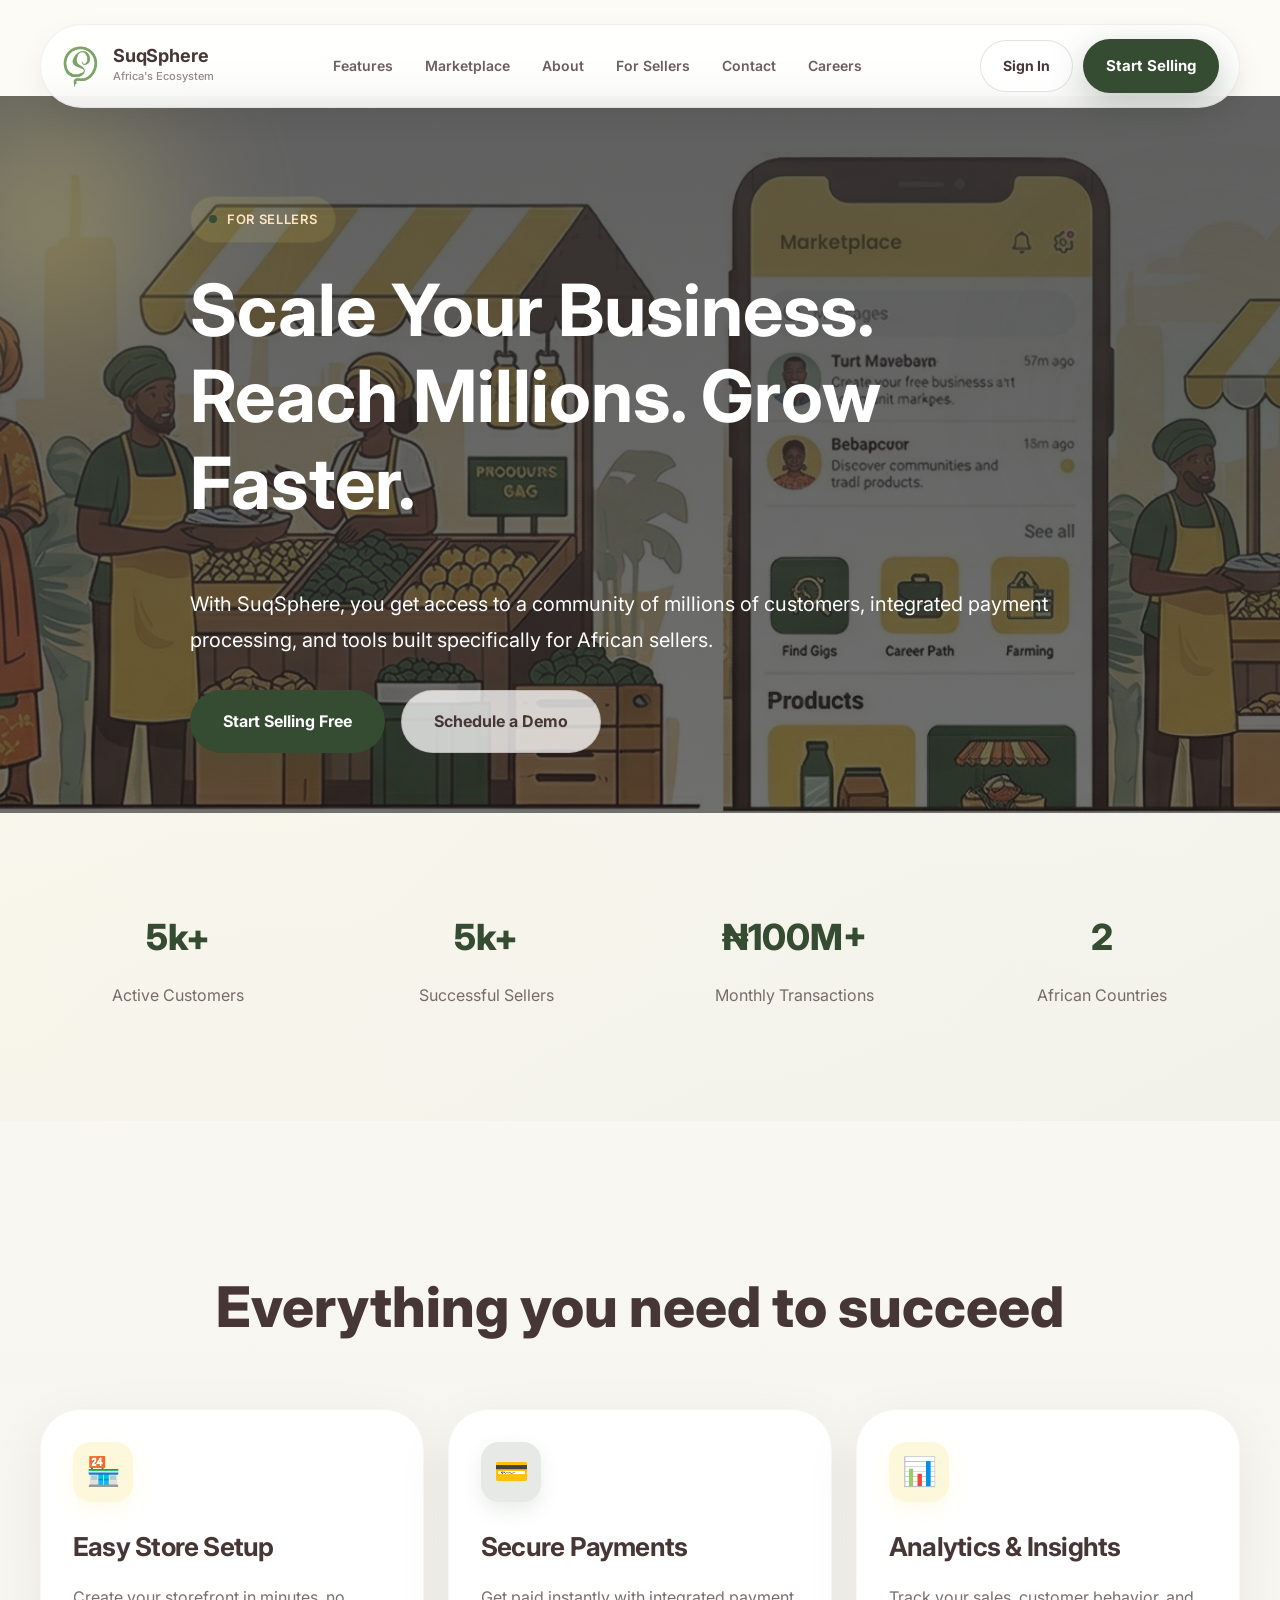
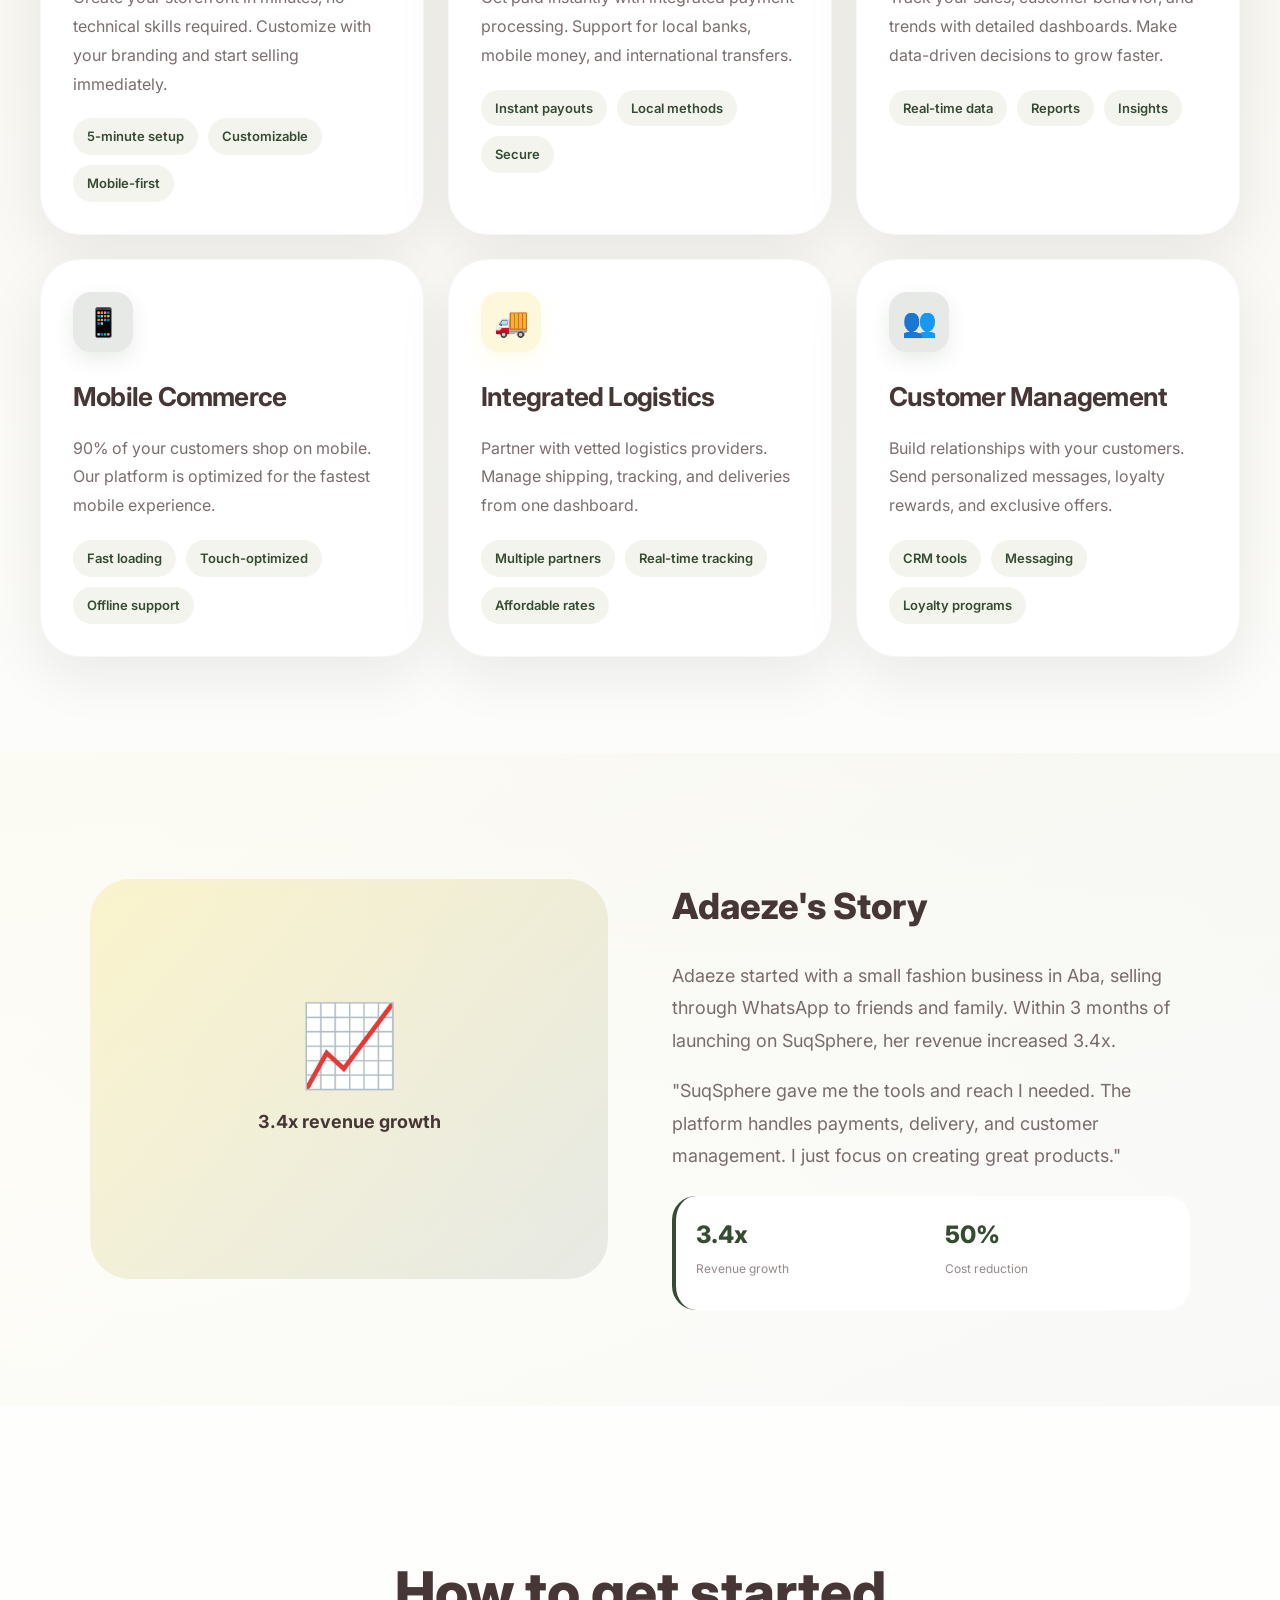
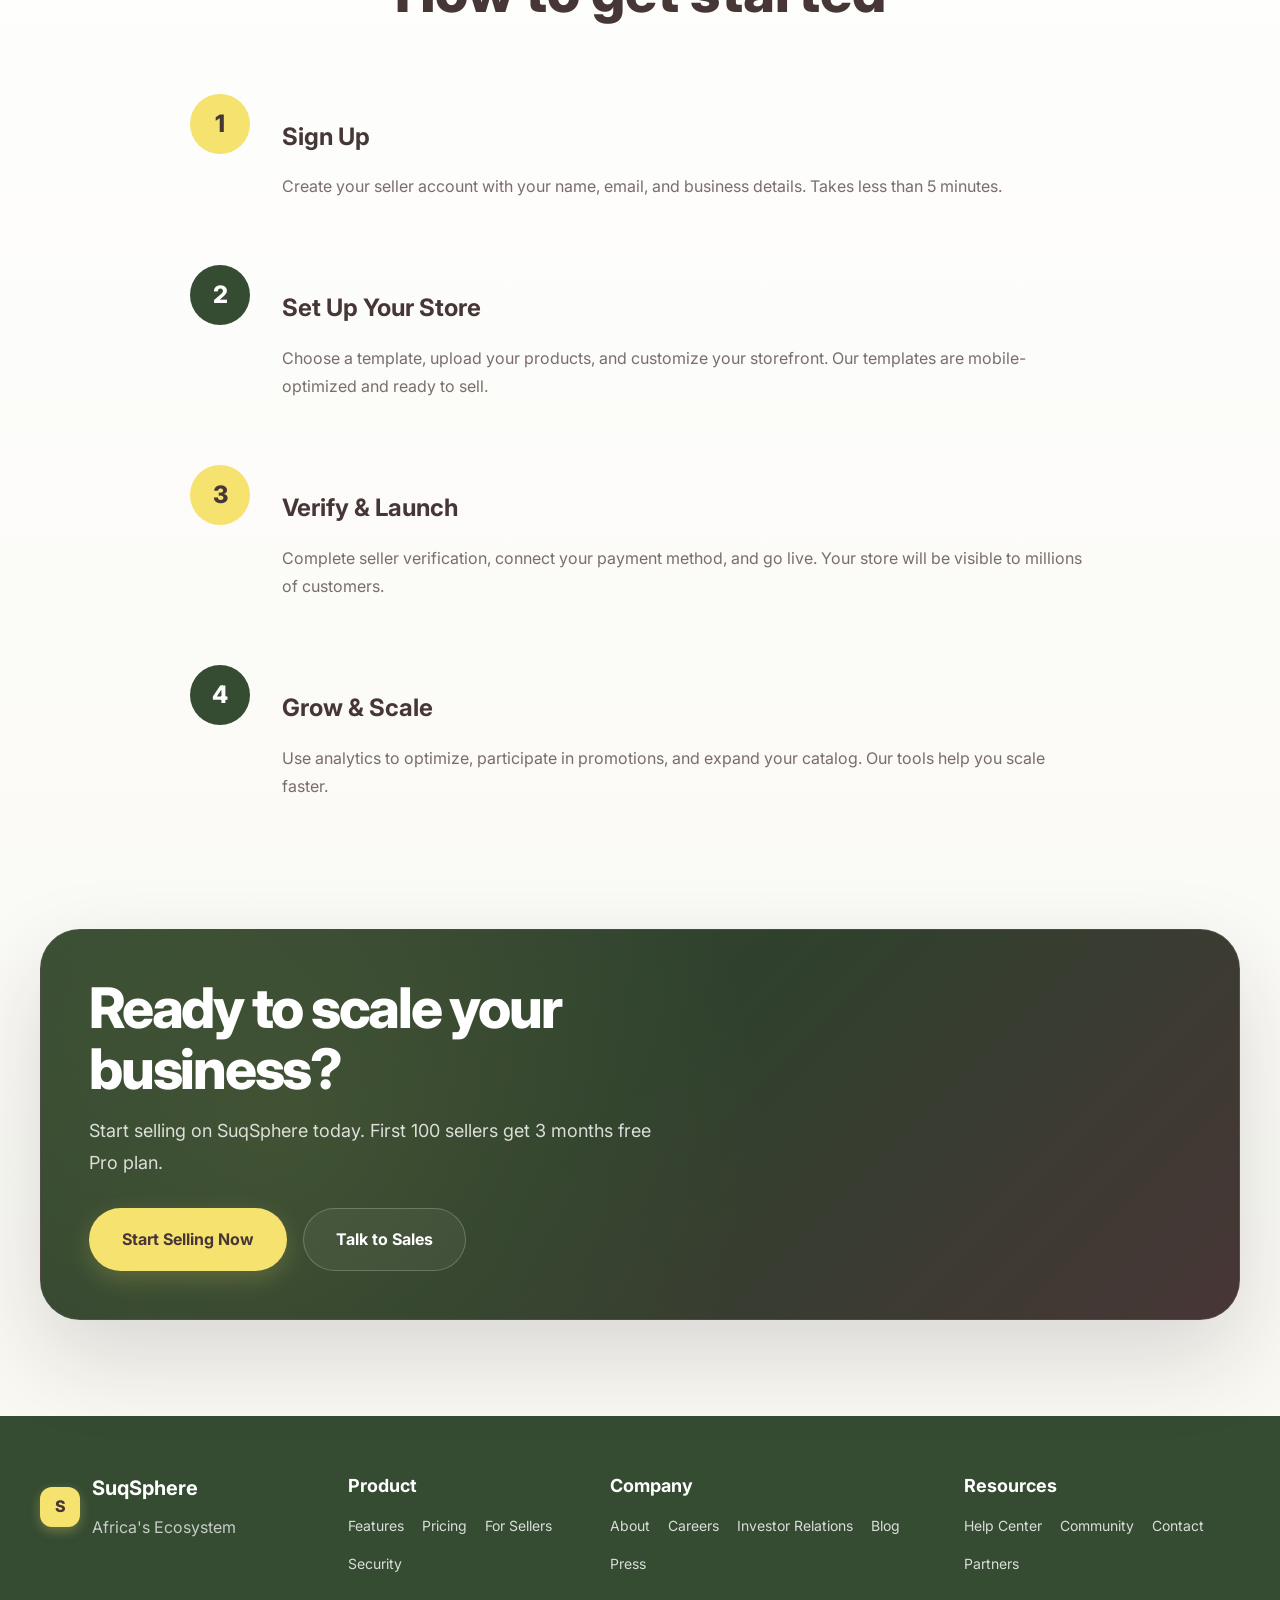
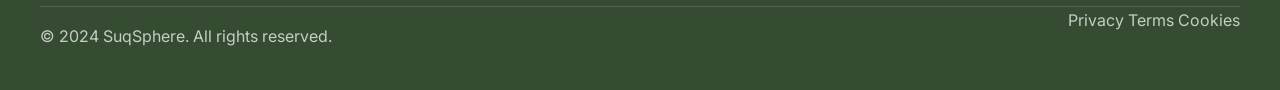
<file: vendor.html>
<!DOCTYPE html>
<html lang="en">
<head>
  <meta charset="UTF-8" />
  <meta name="viewport" content="width=device-width, initial-scale=1.0" />
  <meta name="description" content="Sell on SuqSphere - Reach millions of customers and scale your business" />
  <title>For Sellers — SuqSphere</title>
  <link rel="icon" type="image/png" href="./images/icon.png">
  <link rel="preconnect" href="https://fonts.googleapis.com" />
  <link rel="preconnect" href="https://fonts.gstatic.com" crossorigin />
  <link href="https://fonts.googleapis.com/css2?family=Inter:wght@300;400;500;600;700;800&display=swap" rel="stylesheet" />
  <link rel="stylesheet" href="styles.css" />
</head>
<body>
  <header class="site-header">
    <div class="container">
      <nav class="nav-shell" id="navShell">
           <div class="brand">
             <a class="brand logo-brand" href="index.html" aria-label="SuqSphere Home">
  <img src="./images/suq green2.png" alt="SuqSphere logo" class="site-logo">
</a>
          <div>
            <div class="brand-title">SuqSphere</div>
            <div class="brand-subtitle">Africa's Ecosystem</div>
          </div>
        </div>
        <div class="nav-links">
          <a href="features.html">Features</a>
          <a href="marketplace.html">Marketplace</a>
          <a href="about.html">About</a>
          <a href="vendor.html">For Sellers</a>
          <a href="contact.html">Contact</a>
           <a href="careers.html">Careers</a>
        </div>
        <div class="nav-actions">
          <a class="btn btn-secondary" href="#" style="font-size: 14px;">Sign In</a>
          <a class="btn btn-primary" href="index.html#join">Start Selling</a>
          <button class="nav-toggle" id="navToggle" aria-label="Toggle menu">☰</button>
        </div>
      </nav>
    </div>
  </header>

  <!-- Page Hero -->
<section 
  class="hero" 
  style="
    padding: 100px 0 60px;
    min-height: 550px;
    background-image:
      linear-gradient(
        rgba(53, 53, 53, 0.788),
        rgba(29, 29, 29, 0.637)
      ),
      url('./images/web (6).jpg');
    background-size: cover;
    background-position: center;
    background-repeat: no-repeat;
  "
>
  <div class="container">
    <div style="max-width: 900px; margin: 0 auto; color: white;">
      <div style="color: bisque;" class="label reveal">For Sellers </div>
      <h1 
        class="reveal" 
        style="
          margin-top: 24px;
          font-size: clamp(58px, 6.5vw, 72px);
          line-height: 1.2;
          color: white;
        "
      >
        Scale Your Business. Reach Millions. Grow Faster.
      </h1>
      <p class="reveal" style="margin-top: 24px; font-size: 20px; color: white; line-height: 1.8;">
        With SuqSphere, you get access to a community of millions of customers, integrated payment processing, and tools built specifically for African sellers.
      </p>
      <div class="hero-actions reveal" style="margin-top: 32px;">
        <a class="btn btn-primary btn-lg" href="index.html#join">Start Selling Free</a>
        <a class="btn btn-secondary btn-lg" href="contact.html">Schedule a Demo</a>
      </div>
    </div>
  </div>
</section>

  <!-- Key Metrics -->
  <section class="section" style="background: linear-gradient(135deg, rgba(246, 226, 111, 0.05) 0%, rgba(53, 75, 50, 0.03) 100%);">
    <div class="container">
      <div style="display: grid; grid-template-columns: repeat(auto-fit, minmax(240px, 1fr)); gap: 32px;">
        <div class="reveal" style="text-align: center;">
          <div style="font-size: 36px; font-weight: 800; color: var(--green); margin-bottom: 8px;">5k+</div>
          <p style="color: var(--muted); font-size: 16px;">Active Customers</p>
        </div>
        <div class="reveal" style="text-align: center;">
          <div style="font-size: 36px; font-weight: 800; color: var(--green); margin-bottom: 8px;">5k+</div>
          <p style="color: var(--muted); font-size: 16px;">Successful Sellers</p>
        </div>
        <div class="reveal" style="text-align: center;">
          <div style="font-size: 36px; font-weight: 800; color: var(--green); margin-bottom: 8px;">₦100M+</div>
          <p style="color: var(--muted); font-size: 16px;">Monthly Transactions</p>
        </div>
        <div class="reveal" style="text-align: center;">
          <div style="font-size: 36px; font-weight: 800; color: var(--green); margin-bottom: 8px;">2</div>
          <p style="color: var(--muted); font-size: 16px;">African Countries</p>
        </div>
      </div>
    </div>
  </section>

  <!-- Features for Sellers -->
  <section class="section">
    <div class="container">
      <h2 class="reveal" style="font-size: clamp(36px, 4.5vw, 56px); font-weight: 800; text-align: center; margin-bottom: 56px;">Everything you need to succeed</h2>

      <div class="card-grid">
        <div class="reveal feature-card card-hover">
          <div class="feature-icon yellow">🏪</div>
          <h3>Easy Store Setup</h3>
          <p>Create your storefront in minutes, no technical skills required. Customize with your branding and start selling immediately.</p>
          <div class="feature-tags">
            <span>5-minute setup</span>
            <span>Customizable</span>
            <span>Mobile-first</span>
          </div>
        </div>

        <div class="reveal feature-card card-hover">
          <div class="feature-icon green">💳</div>
          <h3>Secure Payments</h3>
          <p>Get paid instantly with integrated payment processing. Support for local banks, mobile money, and international transfers.</p>
          <div class="feature-tags">
            <span>Instant payouts</span>
            <span>Local methods</span>
            <span>Secure</span>
          </div>
        </div>

        <div class="reveal feature-card card-hover">
          <div class="feature-icon yellow">📊</div>
          <h3>Analytics & Insights</h3>
          <p>Track your sales, customer behavior, and trends with detailed dashboards. Make data-driven decisions to grow faster.</p>
          <div class="feature-tags">
            <span>Real-time data</span>
            <span>Reports</span>
            <span>Insights</span>
          </div>
        </div>

        <div class="reveal feature-card card-hover">
          <div class="feature-icon green">📱</div>
          <h3>Mobile Commerce</h3>
          <p>90% of your customers shop on mobile. Our platform is optimized for the fastest mobile experience.</p>
          <div class="feature-tags">
            <span>Fast loading</span>
            <span>Touch-optimized</span>
            <span>Offline support</span>
          </div>
        </div>

        <div class="reveal feature-card card-hover">
          <div class="feature-icon yellow">🚚</div>
          <h3>Integrated Logistics</h3>
          <p>Partner with vetted logistics providers. Manage shipping, tracking, and deliveries from one dashboard.</p>
          <div class="feature-tags">
            <span>Multiple partners</span>
            <span>Real-time tracking</span>
            <span>Affordable rates</span>
          </div>
        </div>

        <div class="reveal feature-card card-hover">
          <div class="feature-icon green">👥</div>
          <h3>Customer Management</h3>
          <p>Build relationships with your customers. Send personalized messages, loyalty rewards, and exclusive offers.</p>
          <div class="feature-tags">
            <span>CRM tools</span>
            <span>Messaging</span>
            <span>Loyalty programs</span>
          </div>
        </div>
      </div>
    </div>
  </section>

  <!-- Success Story -->
  <section class="section" style="background: linear-gradient(135deg, rgba(246, 226, 111, 0.05) 0%, rgba(53, 75, 50, 0.03) 100%);">
    <div class="container">
      <div style="display: grid; grid-template-columns: 1fr 1fr; gap: 64px; align-items: center; max-width: 1100px; margin: 0 auto;">
        <div class="reveal" style="background: linear-gradient(135deg, rgba(246, 226, 111, 0.3), rgba(53, 75, 50, 0.1)); border-radius: 40px; padding: 60px; display: flex; align-items: center; justify-content: center; min-height: 400px;">
          <div style="text-align: center;">
            <div style="font-size: 80px; line-height: 1;">📈</div>
            <p style="font-weight: 700; font-size: 18px; margin-top: 24px;">3.4x revenue growth</p>
          </div>
        </div>
        <div class="reveal">
          <h2 style="font-size: 36px; font-weight: 800; margin-bottom: 24px;">Adaeze's Story</h2>
          <p style="font-size: 18px; line-height: 1.8; color: var(--muted); margin-bottom: 16px;">
            Adaeze started with a small fashion business in Aba, selling through WhatsApp to friends and family. Within 3 months of launching on SuqSphere, her revenue increased 3.4x.
          </p>
          <p style="font-size: 18px; line-height: 1.8; color: var(--muted); margin-bottom: 24px;">
            "SuqSphere gave me the tools and reach I needed. The platform handles payments, delivery, and customer management. I just focus on creating great products."
          </p>
          <div style="background: var(--white); padding: 20px; border-radius: var(--radius-lg); border-left: 4px solid var(--green);">
            <div style="display: grid; grid-template-columns: 1fr 1fr; gap: 24px;">
              <div>
                <div style="font-size: 24px; font-weight: 800; color: var(--green);">3.4x</div>
                <p style="font-size: 12px; color: var(--muted-2); margin-top: 4px;">Revenue growth</p>
              </div>
              <div>
                <div style="font-size: 24px; font-weight: 800; color: var(--green);">50%</div>
                <p style="font-size: 12px; color: var(--muted-2); margin-top: 4px;">Cost reduction</p>
              </div>
            </div>
          </div>
        </div>
      </div>
    </div>
  </section>

  <!-- Onboarding Process -->
  <section class="section">
    <div class="container">
      <h2 class="reveal" style="font-size: clamp(36px, 4.5vw, 56px); font-weight: 800; text-align: center; margin-bottom: 56px;">How to get started</h2>

      <div style="max-width: 900px; margin: 0 auto;">
        <div class="reveal" style="display: flex; gap: 32px; margin-bottom: 48px;">
          <div style="width: 60px; height: 60px; border-radius: 50%; background: var(--yellow); display: flex; align-items: center; justify-content: center; font-weight: 800; font-size: 24px; flex-shrink: 0; color: var(--brown);">1</div>
          <div>
            <h3 style="font-size: 24px; font-weight: 700; margin-bottom: 12px;">Sign Up</h3>
            <p style="color: var(--muted); font-size: 16px; line-height: 1.8;">Create your seller account with your name, email, and business details. Takes less than 5 minutes.</p>
          </div>
        </div>

        <div class="reveal" style="display: flex; gap: 32px; margin-bottom: 48px;">
          <div style="width: 60px; height: 60px; border-radius: 50%; background: var(--green); display: flex; align-items: center; justify-content: center; font-weight: 800; font-size: 24px; flex-shrink: 0; color: white;">2</div>
          <div>
            <h3 style="font-size: 24px; font-weight: 700; margin-bottom: 12px;">Set Up Your Store</h3>
            <p style="color: var(--muted); font-size: 16px; line-height: 1.8;">Choose a template, upload your products, and customize your storefront. Our templates are mobile-optimized and ready to sell.</p>
          </div>
        </div>

        <div class="reveal" style="display: flex; gap: 32px; margin-bottom: 48px;">
          <div style="width: 60px; height: 60px; border-radius: 50%; background: var(--yellow); display: flex; align-items: center; justify-content: center; font-weight: 800; font-size: 24px; flex-shrink: 0; color: var(--brown);">3</div>
          <div>
            <h3 style="font-size: 24px; font-weight: 700; margin-bottom: 12px;">Verify & Launch</h3>
            <p style="color: var(--muted); font-size: 16px; line-height: 1.8;">Complete seller verification, connect your payment method, and go live. Your store will be visible to millions of customers.</p>
          </div>
        </div>

        <div class="reveal" style="display: flex; gap: 32px;">
          <div style="width: 60px; height: 60px; border-radius: 50%; background: var(--green); display: flex; align-items: center; justify-content: center; font-weight: 800; font-size: 24px; flex-shrink: 0; color: white;">4</div>
          <div>
            <h3 style="font-size: 24px; font-weight: 700; margin-bottom: 12px;">Grow & Scale</h3>
            <p style="color: var(--muted); font-size: 16px; line-height: 1.8;">Use analytics to optimize, participate in promotions, and expand your catalog. Our tools help you scale faster.</p>
          </div>
        </div>
      </div>
    </div>
  </section>

  <!-- CTA -->
  <section class="section join-section">
    <div class="container">
      <div class="cta-shell reveal">
        <div class="cta-grid">
          <div>
            <h2 style="margin: 0; color: white; font-size: clamp(36px, 4.5vw, 56px); font-weight: 800;">Ready to scale your business?</h2>
            <p style="margin: 16px 0 0; color: rgba(255, 255, 255, 0.82); font-size: 18px;">
              Start selling on SuqSphere today. First 100 sellers get 3 months free Pro plan.
            </p>
            <div class="cta-actions" style="margin-top: 28px;">
              <a class="btn btn-yellow btn-lg" href="index.html#join">Start Selling Now</a>
              <a class="btn btn-outline-light btn-lg" href="contact.html">Talk to Sales</a>
            </div>
          </div>
        </div>
      </div>
    </div>
  </section>

  <!-- Footer -->
  <footer class="footer">
    <div class="container">
      <div class="footer-grid">
        <div class="footer-col">
          <div class="footer-brand">
            <div class="brand-mark">S</div>
            <div>
              <h4>SuqSphere</h4>
              <p>Africa's Ecosystem</p>
            </div>
          </div>
        </div>
        <div class="footer-col">
          <h5>Product</h5>
          <ul>
            <li><a href="index.html#features">Features</a></li>
            <li><a href="pricing.html">Pricing</a></li>
            <li><a href="vendor.html">For Sellers</a></li>
            <li><a href="#">Security</a></li>
          </ul>
        </div>
        <div class="footer-col">
          <h5>Company</h5>
          <ul>
            <li><a href="about.html">About</a></li>
            <li><a href="careers.html">Careers</a></li>
            <li><a href="investor.html">Investor Relations</a></li>
            <li><a href="#">Blog</a></li>
            <li><a href="#">Press</a></li>
          </ul>
        </div>
        <div class="footer-col">
          <h5>Resources</h5>
          <ul>
            <li><a href="#">Help Center</a></li>
            <li><a href="#">Community</a></li>
            <li><a href="contact.html">Contact</a></li>
            <li><a href="#">Partners</a></li>
          </ul>
        </div>
      </div>
      <div class="footer-bottom">
        <p>&copy; 2024 SuqSphere. All rights reserved.</p>
        <div class="footer-legal">
          <a href="#">Privacy</a>
          <a href="#">Terms</a>
          <a href="#">Cookies</a>
        </div>
      </div>
    </div>
  </footer>

  <script src="script.js"></script>
</body>
</html>
</file>
<file: styles.css>
:root {
  /* Primary Colors */
  --yellow: #F6E26F;
  --brown: #473636;
  --green: #354B32;
  --cream: #FAF8F0;
  --mist: #F3F4EE;
  --white: #FFFFFF;
  
  /* Extended Palette - African Futuristic */
  --slate-900: #0F172A;
  --slate-800: #1E293B;
  --slate-700: #334155;
  --slate-600: #475569;
  --slate-400: #94A3B8;
  --slate-300: #CBD5E1;
  --slate-200: #E2E8F0;
  --slate-100: #F1F5F9;
  
  /* Semantic Colors */
  --success: #10B981;
  --warning: #F59E0B;
  --error: #EF4444;
  --info: #3B82F6;
  
  /* Text & Opacity */
  --muted: rgba(71, 54, 54, 0.72);
  --muted-2: rgba(71, 54, 54, 0.58);
  --muted-3: rgba(71, 54, 54, 0.42);
  --border: rgba(71, 54, 54, 0.08);
  --border-light: rgba(71, 54, 54, 0.04);
  
  /* Shadows - Premium Hierarchy */
  --shadow-xs: 0 1px 2px rgba(0, 0, 0, 0.05);
  --shadow-sm: 0 4px 6px rgba(0, 0, 0, 0.07);
  --shadow-md: 0 10px 15px rgba(0, 0, 0, 0.1);
  --shadow-lg: 0 18px 30px rgba(0, 0, 0, 0.12);
  --shadow-xl: 0 25px 50px rgba(0, 0, 0, 0.15);
  --shadow-soft: 0 18px 55px rgba(30, 30, 30, 0.08);
  --shadow-hero: 0 30px 90px rgba(34, 34, 34, 0.12);
  --shadow-glow: 0 0 40px rgba(246, 226, 111, 0.15);
  
  /* Border Radius */
  --radius-xs: 8px;
  --radius-sm: 12px;
  --radius-md: 18px;
  --radius-lg: 24px;
  --radius-xl: 30px;
  --radius-2xl: 40px;
  --radius-full: 999px;
  
  /* Spacing */
  --container: 1200px;
  --container-md: 900px;
  --spacing-xs: 4px;
  --spacing-sm: 8px;
  --spacing-md: 16px;
  --spacing-lg: 24px;
  --spacing-xl: 32px;
  --spacing-2xl: 48px;
  --spacing-3xl: 64px;
  
  /* Transitions */
  --transition-fast: 150ms cubic-bezier(0.4, 0, 0.2, 1);
  --transition-base: 300ms cubic-bezier(0.4, 0, 0.2, 1);
  --transition-slow: 500ms cubic-bezier(0.4, 0, 0.2, 1);
  
  /* Gradients */
  --gradient-primary: linear-gradient(135deg, var(--green) 0%, #2F412D 100%);
  --gradient-warm: linear-gradient(135deg, var(--yellow) 0%, #E8D948 100%);
  --gradient-hero: linear-gradient(180deg, #FCFBF6 0%, #F7F6F0 28%, #FFFFFF 58%, #F8F7F1 100%);
}

* {
  box-sizing: border-box;
}

html {
  scroll-behavior: smooth;
}

body {
  margin: 0;
  font-family: Inter, Arial, Helvetica, sans-serif;
  background: linear-gradient(180deg, #FCFBF6 0%, #F7F6F0 28%, #FFFFFF 58%, #F8F7F1 100%);
  color: var(--brown);
  line-height: 1.6;
}

img {
  max-width: 100%;
  display: block;
}

a {
  color: inherit;
  text-decoration: none;
}

.container {
  width: min(var(--container), calc(100% - 48px));
  margin: 0 auto;
}

.section {
  padding: 96px 0;
}

.join-section {
  padding-top: 16px;
}

.label {
  display: inline-flex;
  align-items: center;
  gap: 10px;
  padding: 12px 18px;
  border-radius: var(--radius-full);
  background: rgba(246, 226, 111, 0.12);
  border: 1px solid rgba(53, 75, 50, 0.18);
  color: var(--green);
  font-size: 13px;
  font-weight: 600;
  text-transform: uppercase;
  letter-spacing: 0.05em;
  transition: all var(--transition-base);
}

.label::before {
  content: "";
  width: 8px;
  height: 8px;
  border-radius: 50%;
  background: var(--green);
  animation: pulse 2s infinite;
}

.label:hover {
  background: rgba(246, 226, 111, 0.2);
  border-color: rgba(53, 75, 50, 0.25);
}

@keyframes pulse {
  0%, 100% { opacity: 1; }
  50% { opacity: 0.5; }
}

.btn {
  display: inline-flex;
  align-items: center;
  justify-content: center;
  gap: 10px;
  border: none;
  border-radius: 999px;
  padding: 14px 22px;
  font-size: 15px;
  font-weight: 700;
  cursor: pointer;
  transition: transform var(--transition-base), box-shadow var(--transition-base), background var(--transition-base), border-color var(--transition-base);
}

.btn:hover {
  transform: translateY(-2px);
}

.btn-primary {
  background: var(--green);
  color: var(--white);
  box-shadow: 0 12px 35px rgba(53, 75, 50, 0.28);
  border: 1px solid transparent;
}

.btn-primary:hover {
  box-shadow: 0 18px 50px rgba(53, 75, 50, 0.36);
}

.btn-secondary {
  background: rgba(255, 255, 255, 0.76);
  color: var(--brown);
  border: 1px solid rgba(71, 54, 54, 0.14);
}

.btn-secondary:hover {
  background: rgba(255, 255, 255, 0.88);
  border-color: rgba(71, 54, 54, 0.2);
}

.btn-yellow {
  background: var(--yellow);
  color: var(--brown);
  border: 1px solid transparent;
  box-shadow: 0 8px 25px rgba(246, 226, 111, 0.2);
}

.btn-yellow:hover {
  box-shadow: 0 12px 35px rgba(246, 226, 111, 0.25);
}

.btn-outline-light {
  background: rgba(255, 255, 255, 0.05);
  border: 1px solid rgba(255, 255, 255, 0.22);
  color: #fff;
}

.btn-outline-light:hover {
  background: rgba(255, 255, 255, 0.1);
  border-color: rgba(255, 255, 255, 0.3);
}

.site-header {
  position: sticky;
  top: 12px;
  z-index: 999;
  padding-top: 12px;
  animation: slide-in-down 0.6s ease;
}

.nav-shell {
  display: flex;
  align-items: center;
  justify-content: space-between;
  gap: 20px;
  padding: 14px 20px;
  border-radius: var(--radius-full);
  background: rgba(255, 255, 255, 0.85);
  backdrop-filter: blur(16px);
  border: 1px solid rgba(0, 0, 0, 0.06);
  box-shadow: 0 12px 30px rgba(0, 0, 0, 0.06);
  transition: all var(--transition-base);
}

.nav-shell:hover {
  box-shadow: 0 16px 40px rgba(0, 0, 0, 0.08);
}

.brand {
  display: flex;
  align-items: center;
  gap: 12px;
  flex-shrink: 0;
}

.brand-mark {
  width: 40px;
  height: 40px;
  border-radius: var(--radius-sm);
  background: var(--yellow);
  display: grid;
  place-items: center;
  font-weight: 800;
  color: var(--brown);
  box-shadow: 0 4px 12px rgba(246, 226, 111, 0.3);
  transition: transform var(--transition-base), box-shadow var(--transition-base);
}

.brand-mark:hover {
  transform: scale(1.05);
  box-shadow: 0 6px 16px rgba(246, 226, 111, 0.4);
}

.brand-title {
  font-size: 18px;
  font-weight: 700;
  line-height: 1;
  letter-spacing: -0.01em;
}

.brand-subtitle {
  font-size: 11px;
  color: var(--muted-2);
  margin-top: 3px;
  font-weight: 500;
}

.nav-links {
  display: flex;
  align-items: center;
  gap: 32px;
  font-size: 14px;
  font-weight: 600;
  color: rgba(71, 54, 54, 0.8);
}

.nav-links a {
  position: relative;
  transition: color var(--transition-base);
}

.nav-links a::after {
  content: '';
  position: absolute;
  bottom: -4px;
  left: 0;
  width: 0;
  height: 2px;
  background: var(--green);
  transition: width var(--transition-base);
}

.nav-links a:hover {
  color: var(--green);
}

.nav-links a:hover::after {
  width: 100%;
}

.nav-actions {
  display: flex;
  align-items: center;
  gap: 10px;
  flex-shrink: 0;
}

.nav-toggle {
  display: none;
  width: 44px;
  height: 44px;
  border-radius: 50%;
  border: 1px solid rgba(71, 54, 54, 0.1);
  background: var(--white);
  cursor: pointer;
  font-size: 20px;
  color: var(--brown);
  transition: all var(--transition-base);
}

.nav-toggle:hover {
  background: var(--yellow);
  border-color: var(--yellow);
}

.hero {
  position: relative;
  overflow: hidden;
  padding: 60px 0 100px;
}

.hero::before,
.hero::after {
  content: "";
  position: absolute;
  border-radius: 50%;
  filter: blur(60px);
  opacity: 0.5;
  pointer-events: none;
  animation: float-slow 6s ease-in-out infinite;
}

.hero::before {
  width: 400px;
  height: 400px;
  left: -150px;
  top: -80px;
  background: radial-gradient(circle, rgba(246, 226, 111, 0.8) 0%, rgba(246, 226, 111, 0.2) 40%, rgba(246, 226, 111, 0) 70%);
  animation-delay: 0s;
}

.hero::after {
  width: 450px;
  height: 450px;
  right: -150px;
  top: 80px;
  background: radial-gradient(circle, rgba(53, 75, 50, 0.3) 0%, rgba(53, 75, 50, 0.05) 50%, rgba(53, 75, 50, 0) 70%);
  animation-delay: 1s;
}

.hero-grid {
  display: grid;
  grid-template-columns: 1.05fr 0.95fr;
  gap: 40px;
  align-items: center;
  position: relative;
  z-index: 1;
}

.hero-copy h1 {
  margin: 24px 0 0;
  max-width: 760px;
  font-size: clamp(48px, 6.5vw, 80px);
  line-height: 1.05;
  letter-spacing: -0.06em;
  font-weight: 800;
}

.hero-copy h1 .accent {
  color: var(--green);
  position: relative;
}

.hero-copy h1 .accent::before {
  content: '';
  position: absolute;
  inset: -4px;
  background: linear-gradient(135deg, rgba(53, 75, 50, 0.1), rgba(246, 226, 111, 0.1));
  border-radius: 8px;
  z-index: -1;
}

.hero-copy p {
  margin: 24px 0 0;
  max-width: 640px;
  font-size: 18px;
  line-height: 1.8;
  color: var(--muted);
}

.hero-actions {
  margin-top: 36px;
  display: flex;
  flex-wrap: wrap;
  gap: 16px;
  animation: slide-in-left 0.8s ease 0.2s both;
}

.tag-list {
  margin-top: 40px;
  display: flex;
  flex-wrap: wrap;
  gap: 12px;
  animation: slide-in-left 0.8s ease 0.4s both;
}

.tag {
  padding: 10px 16px;
  border-radius: var(--radius-full);
  border: 1px solid rgba(53, 75, 50, 0.15);
  background: rgba(255, 255, 255, 0.85);
  color: var(--green);
  font-size: 13px;
  font-weight: 600;
  transition: all var(--transition-base);
  cursor: pointer;
}

.tag:hover {
  background: rgba(53, 75, 50, 0.08);
  border-color: rgba(53, 75, 50, 0.25);
  transform: translateY(-2px);
}

.hero-visual {
  position: relative;
  animation: slide-in-right 0.8s ease;
}

.hero-card {
  position: relative;
  overflow: hidden;
  border-radius: 40px;
  border: 1px solid rgba(53, 75, 50, 0.1);
  padding: 20px;
  background: linear-gradient(160deg, rgba(246, 226, 111, 0.4) 0%, rgba(255, 255, 255, 0.85) 30%, rgba(234, 232, 215, 0.5) 50%, rgba(53, 75, 50, 0.08) 100%);
  box-shadow: 0 35px 100px rgba(34, 34, 34, 0.14);
  backdrop-filter: blur(8px);
  animation: scale-in 0.8s ease 0.2s both;
}

.mockup {
  position: relative;
  height: 640px;
  overflow: hidden;
  border-radius: 32px;
  background: var(--white);
  border: 1px solid rgba(255, 255, 255, 0.6);
  box-shadow: 0 12px 40px rgba(0, 0, 0, 0.08);
}

.mockup-bg {
  position: absolute;
  inset: 0;
  background: linear-gradient(180deg, #4E693F 0%, #587A45 18%, #6A8E4E 30%, #96A34F 31%, #B78B1E 46%, #D09E24 52%, #E3C14A 60%, #F5E6A3 100%);
  clip-path: polygon(0 0, 100% 0, 100% 58%, 67% 58%, 58% 70%, 55% 100%, 0 100%);
}

.mockup-overlay {
  position: absolute;
  inset: 0;
  background: radial-gradient(circle at 20% 22%, rgba(255,255,255,0.55) 0%, rgba(255,255,255,0.1) 16%, transparent 18%), radial-gradient(circle at 34% 18%, rgba(255,255,255,0.5) 0%, rgba(255,255,255,0.08) 12%, transparent 14%), linear-gradient(180deg, rgba(255,255,255,0.20) 0%, rgba(255,255,255,0) 24%);
  opacity: 0.95;
}

.hero-shape {
  position: absolute;
  border-radius: 46%;
}

.shape-a { left: -5%; top: 18%; width: 52%; height: 34%; background: rgba(38,78,55,0.95); }
.shape-b { right: -8%; top: 10%; width: 50%; height: 42%; background: rgba(42,90,59,0.96); }
.shape-c { left: 18%; top: 19%; width: 34%; height: 28%; background: rgba(107,148,66,0.92); }
.shape-d { right: 8%; top: 21%; width: 32%; height: 31%; background: rgba(97,139,65,0.92); }

.mockup-topbar {
  position: absolute;
  left: 24px;
  right: 24px;
  top: 24px;
  display: flex;
  justify-content: space-between;
  gap: 12px;
}

.pill {
  padding: 10px 14px;
  border-radius: 999px;
  background: rgba(255, 255, 255, 0.86);
  box-shadow: 0 8px 20px rgba(0, 0, 0, 0.05);
  font-size: 13px;
  font-weight: 700;
}

.pill.green,
.green-text {
  color: var(--green);
}

.mockup-message {
  position: absolute;
  left: 50%;
  top: 18%;
  transform: translateX(-50%);
  width: min(520px, calc(100% - 50px));
  text-align: center;
  color: #fff;
}

.mockup-message h2 {
  margin: 0;
  font-size: clamp(30px, 3.5vw, 50px);
  line-height: 1.08;
  letter-spacing: -0.04em;
}

.mockup-message p {
  margin: 14px auto 0;
  max-width: 380px;
  font-size: 14px;
  line-height: 1.7;
  color: rgba(255, 255, 255, 0.86);
}

.dashboard {
  position: absolute;
  left: 50%;
  bottom: 30px;
  transform: translateX(-50%);
  width: 88%;
  border-radius: 32px;
  background: rgba(255, 255, 255, 0.96);
  border: 1px solid rgba(255, 255, 255, 0.8);
  box-shadow: 0 24px 80px rgba(40, 40, 40, 0.18);
  backdrop-filter: blur(16px);
  padding: 20px;
  animation: scale-in 0.8s ease 0.4s both;
}

.dashboard-grid {
  display: grid;
  grid-template-columns: 1.05fr 0.95fr;
  gap: 16px;
}

.panel {
  border-radius: 24px;
  padding: 16px;
}

.panel-light {
  background: var(--cream);
}

.panel-soft {
  background: rgba(53, 75, 50, 0.06);
}

.panel-accent {
  background: rgba(246, 226, 111, 0.30);
}

.panel-head {
  display: flex;
  justify-content: space-between;
  gap: 12px;
  align-items: flex-start;
}

.eyebrow {
  font-size: 13px;
  color: var(--muted-2);
  font-weight: 600;
}

.panel h3 {
  margin: 6px 0 0;
  font-size: 22px;
  line-height: 1.2;
}

.panel-big-title {
  font-size: 28px !important;
  margin-top: 10px !important;
}

.white-chip {
  margin-top: 14px;
  display: inline-block;
  padding: 10px 12px;
  border-radius: 16px;
  background: #fff;
  box-shadow: 0 8px 20px rgba(0,0,0,0.04);
  font-weight: 700;
  font-size: 13px;
}

.stat-grid {
  margin-top: 16px;
  display: grid;
  grid-template-columns: 1fr 1fr;
  gap: 12px;
}

.stat-card,
.task-card,
.avatar-card {
  background: #fff;
  border-radius: 20px;
  padding: 14px;
  box-shadow: 0 6px 18px rgba(0, 0, 0, 0.04);
}

.mt-12 {
  margin-top: 12px;
}

.side-stack {
  display: grid;
  gap: 12px;
}

.stat-title {
  font-size: 13px;
  font-weight: 700;
  color: var(--green);
  margin-bottom: 8px;
}

.stat-value {
  font-size: 30px;
  font-weight: 700;
  line-height: 1;
}

.badge-chip {
  display: inline-block;
  padding: 10px 12px;
  border-radius: 18px;
  background: rgba(246, 226, 111, 0.55);
  color: var(--brown);
  font-size: 13px;
  font-weight: 700;
}

.task-list {
  margin-top: 14px;
  display: grid;
  gap: 10px;
}

.task-item {
  display: flex;
  align-items: center;
  gap: 10px;
  border: 1px solid rgba(0, 0, 0, 0.05);
  border-radius: 14px;
  padding: 10px 12px;
  font-size: 14px;
}

.check {
  width: 18px;
  height: 18px;
  border-radius: 50%;
  background: rgba(53, 75, 50, 0.12);
  color: var(--green);
  display: grid;
  place-items: center;
  font-size: 12px;
  font-weight: 800;
  flex-shrink: 0;
}

.avatar-list {
  margin-top: 14px;
  display: grid;
  gap: 12px;
}

.avatar-card {
  display: flex;
  align-items: center;
  gap: 12px;
}

.avatar-icon {
  width: 42px;
  height: 42px;
  border-radius: 16px;
  background: rgba(246, 226, 111, 0.45);
  color: var(--brown);
  display: grid;
  place-items: center;
  font-weight: 800;
}

.avatar-name {
  font-size: 14px;
  font-weight: 700;
}

.avatar-role {
  font-size: 12px;
  color: var(--muted-2);
}

.brand-strip {
  padding: 24px 0 0;
}

.brand-strip-card {
  display: flex;
  justify-content: center;
  flex-wrap: wrap;
  gap: 20px 40px;
  padding: 32px 28px;
  border-radius: var(--radius-2xl);
  background: rgba(255, 255, 255, 0.85);
  border: 1px solid rgba(0, 0, 0, 0.06);
  box-shadow: 0 10px 30px rgba(0, 0, 0, 0.04);
  text-transform: uppercase;
  font-size: 12px;
  font-weight: 700;
  letter-spacing: 0.12em;
  color: rgba(71, 54, 54, 0.52);
  backdrop-filter: blur(12px);
}

.section-heading {
  max-width: 760px;
  margin: 0 auto;
  text-align: center;
  animation: fade-in 0.8s ease;
}

.section-heading h2 {
  margin: 24px 0 0;
  font-size: clamp(36px, 4.5vw, 60px);
  letter-spacing: -0.04em;
  line-height: 1.08;
  font-weight: 800;
  background: linear-gradient(135deg, var(--brown) 0%, var(--green) 50%, var(--brown) 100%);
  -webkit-background-clip: text;
  -webkit-text-fill-color: transparent;
  background-clip: text;
}

.section-heading p {
  margin: 18px auto 0;
  max-width: 720px;
  font-size: 18px;
  line-height: 1.8;
  color: var(--muted);
}

.card-grid {
  margin-top: 56px;
  display: grid;
  grid-template-columns: repeat(3, 1fr);
  gap: 24px;
}

.feature-card,
.step-card,
.story-card,
.metric-card,
.cta-box {
  background: var(--white);
  border-radius: var(--radius-2xl);
  box-shadow: var(--shadow-soft);
  border: 1px solid var(--border-light);
  transition: all var(--transition-base);
}

.feature-card:hover,
.story-card:hover {
  transform: translateY(-8px);
  box-shadow: 0 25px 60px rgba(34, 34, 34, 0.12);
  border-color: rgba(53, 75, 50, 0.1);
}

.feature-card {
  padding: 32px;
}

.feature-icon {
  width: 60px;
  height: 60px;
  border-radius: var(--radius-md);
  display: grid;
  place-items: center;
  font-size: 28px;
  margin-bottom: 24px;
  transition: transform var(--transition-base), box-shadow var(--transition-base);
}

.feature-icon.yellow {
  background: rgba(246, 226, 111, 0.25);
  box-shadow: 0 8px 20px rgba(246, 226, 111, 0.15);
}

.feature-icon.yellow:hover {
  transform: scale(1.08);
}

.feature-icon.green {
  background: rgba(53, 75, 50, 0.12);
  color: var(--green);
  box-shadow: 0 8px 20px rgba(53, 75, 50, 0.1);
}

.feature-icon.green:hover {
  transform: scale(1.08);
}

.feature-card h3 {
  margin: 0;
  font-size: 26px;
  letter-spacing: -0.03em;
  font-weight: 700;
}

.feature-card p {
  margin: 16px 0 0;
  color: var(--muted);
  font-size: 16px;
  line-height: 1.8;
}

.feature-tags {
  display: flex;
  flex-wrap: wrap;
  gap: 10px;
  margin-top: 20px;
}

.feature-tags span {
  display: inline-block;
  padding: 8px 14px;
  border-radius: var(--radius-full);
  background: var(--mist);
  color: var(--green);
  font-size: 13px;
  font-weight: 600;
  transition: all var(--transition-base);
}

.feature-tags span:hover {
  background: rgba(53, 75, 50, 0.1);
}

.trust-shell {
  display: grid;
  grid-template-columns: 0.9fr 1.1fr;
  gap: 32px;
  align-items: start;
  border: 1px solid var(--border);
  border-radius: 38px;
  padding: 40px;
  background: linear-gradient(145deg, #FFFBE3 0%, #F5F6EF 58%, #FFFFFF 100%);
}

.trust-copy h2,
.stories-copy h2 {
  margin: 20px 0 0;
  font-size: clamp(34px, 4vw, 56px);
  line-height: 1.06;
  letter-spacing: -0.04em;
}

.trust-copy p,
.stories-copy p {
  margin: 16px 0 0;
  font-size: 18px;
  line-height: 1.8;
  color: var(--muted);
  max-width: 620px;
}

.trust-note {
  margin-top: 28px;
  border-radius: 28px;
  padding: 24px;
  background: #fff;
  box-shadow: var(--shadow-soft);
}

.trust-note h4 {
  margin: 0 0 8px;
  font-size: 20px;
}

.step-list {
  display: grid;
  gap: 18px;
}

.step-card {
  padding: 26px;
  display: flex;
  gap: 18px;
  align-items: flex-start;
}

.step-number {
  width: 56px;
  height: 56px;
  border-radius: 18px;
  display: grid;
  place-items: center;
  font-size: 18px;
  font-weight: 800;
  flex-shrink: 0;
}

.step-number.green {
  background: rgba(53, 75, 50, 0.10);
  color: var(--green);
}

.step-number.yellow {
  background: rgba(246, 226, 111, 0.38);
  color: var(--brown);
}

.step-card h3 {
  margin: 0;
  font-size: 28px;
  line-height: 1.1;
  letter-spacing: -0.03em;
}

.step-card p {
  margin: 12px 0 0;
  font-size: 16px;
  line-height: 1.8;
  color: var(--muted);
}

.stories-grid {
  display: grid;
  grid-template-columns: 0.9fr 1.1fr;
  gap: 36px;
  align-items: start;
}

.metric-grid {
  margin-top: 28px;
  display: grid;
  grid-template-columns: repeat(3, 1fr);
  gap: 16px;
}

.metric-card {
  padding: 20px;
}

.metric-card strong {
  display: block;
  font-size: 34px;
  line-height: 1;
  color: var(--green);
  letter-spacing: -0.04em;
}

.metric-card span {
  display: block;
  margin-top: 10px;
  color: var(--muted);
  font-size: 14px;
  line-height: 1.7;
}

.story-list {
  display: grid;
  gap: 18px;
}

.story-card {
  padding: 26px;
}

.story-top {
  display: flex;
  justify-content: space-between;
  align-items: flex-start;
  gap: 16px;
}

.story-person {
  display: flex;
  align-items: center;
  gap: 14px;
}

.story-avatar {
  width: 56px;
  height: 56px;
  border-radius: 18px;
  display: grid;
  place-items: center;
  font-size: 24px;
  font-weight: 800;
}

.story-avatar.yellow {
  background: rgba(246, 226, 111, 0.34);
}

.story-avatar.green {
  background: rgba(53, 75, 50, 0.10);
  color: var(--green);
}

.story-name {
  font-size: 18px;
  font-weight: 700;
}

.story-role {
  font-size: 14px;
  color: var(--muted-2);
  margin-top: 3px;
}

.verified {
  padding: 10px 12px;
  border-radius: 999px;
  background: #FFF7C7;
  font-size: 13px;
  font-weight: 700;
  white-space: nowrap;
}

.story-quote {
  margin: 18px 0 0;
  font-size: 19px;
  line-height: 1.8;
  color: rgba(71, 54, 54, 0.82);
}

.story-stat {
  margin-top: 12px;
  color: var(--green);
  font-size: 14px;
  font-weight: 700;
}

.cta-shell {
  overflow: hidden;
  border-radius: 40px;
  padding: 48px;
  background: linear-gradient(135deg, #354B32 0%, #2F412D 48%, #473636 100%);
  box-shadow: 0 35px 90px rgba(30, 30, 30, 0.15);
  border: 1px solid rgba(255, 255, 255, 0.08);
  position: relative;
}

.cta-shell::before {
  content: '';
  position: absolute;
  inset: 0;
  background: radial-gradient(circle at 20% 50%, rgba(246, 226, 111, 0.08), transparent 50%);
  pointer-events: none;
}

.cta-grid {
  display: grid;
  grid-template-columns: 1.1fr 0.9fr;
  gap: 40px;
  align-items: center;
  position: relative;
  z-index: 1;
}

.cta-shell .label {
  background: rgba(255, 255, 255, 0.12);
  color: var(--yellow);
  border-color: rgba(255, 255, 255, 0.15);
}

.cta-shell .label::before {
  background: var(--yellow);
}

.cta-shell h2 {
  margin: 24px 0 0;
  color: var(--white);
  font-size: clamp(36px, 4.5vw, 60px);
  line-height: 1.08;
  letter-spacing: -0.04em;
  max-width: 760px;
  font-weight: 800;
}

.cta-shell p {
  margin: 18px 0 0;
  max-width: 620px;
  color: rgba(255, 255, 255, 0.82);
  font-size: 18px;
  line-height: 1.8;
}

.cta-actions {
  margin-top: 32px;
  display: flex;
  flex-wrap: wrap;
  gap: 16px;
}

.cta-box-grid {
  display: grid;
  grid-template-columns: repeat(2, 1fr);
  gap: 14px;
}

.cta-box {
  padding: 22px;
  background: rgba(255, 255, 255, 0.1);
  border: 1px solid rgba(255, 255, 255, 0.15);
  backdrop-filter: blur(12px);
  color: var(--white);
  box-shadow: none;
  border-radius: var(--radius-lg);
  transition: all var(--transition-base);
}

.cta-box:hover {
  background: rgba(255, 255, 255, 0.15);
  border-color: rgba(255, 255, 255, 0.25);
  transform: translateY(-4px);
  box-shadow: 0 12px 30px rgba(0, 0, 0, 0.2);
}

.cta-box h4 {
  margin: 0;
  font-size: 18px;
  font-weight: 700;
}

.cta-box p {
  margin: 8px 0 0;
  font-size: 14px;
  line-height: 1.8;
  color: rgba(255, 255, 255, 0.78);
}

.reveal {
  opacity: 0;
  transform: translateY(22px);
  transition: opacity 0.6s ease, transform 0.6s ease;
}

.reveal.visible {
  opacity: 1;
  transform: translateY(0);
}

/* Glassmorphism Component */
.glass {
  background: rgba(255, 255, 255, 0.7);
  backdrop-filter: blur(16px);
  -webkit-backdrop-filter: blur(16px);
  border: 1px solid rgba(255, 255, 255, 0.3);
}

.glass-dark {
  background: rgba(15, 23, 42, 0.7);
  backdrop-filter: blur(16px);
  -webkit-backdrop-filter: blur(16px);
  border: 1px solid rgba(255, 255, 255, 0.1);
}

/* Enhanced Animations */
@keyframes float {
  0%, 100% { transform: translateY(0px); }
  50% { transform: translateY(-12px); }
}

@keyframes float-slow {
  0%, 100% { transform: translateY(0px) rotate(0deg); }
  50% { transform: translateY(-16px) rotate(2deg); }
}

@keyframes pulse-glow {
  0%, 100% { box-shadow: 0 0 20px rgba(246, 226, 111, 0.3); }
  50% { box-shadow: 0 0 40px rgba(246, 226, 111, 0.5); }
}

@keyframes slide-in-left {
  from { opacity: 0; transform: translateX(-30px); }
  to { opacity: 1; transform: translateX(0); }
}

@keyframes slide-in-right {
  from { opacity: 0; transform: translateX(30px); }
  to { opacity: 1; transform: translateX(0); }
}

@keyframes slide-in-down {
  from { opacity: 0; transform: translateY(-10px); }
  to { opacity: 1; transform: translateY(0); }
}

@keyframes fade-in {
  from { opacity: 0; }
  to { opacity: 1; }
}

@keyframes scale-in {
  from { opacity: 0; transform: scale(0.95); }
  to { opacity: 1; transform: scale(1); }
}

@keyframes count-up {
  from { opacity: 0; transform: translateY(10px); }
  to { opacity: 1; transform: translateY(0); }
}

/* Floating Animation */
.float {
  animation: float 3s ease-in-out infinite;
}

.float-slow {
  animation: float 4s ease-in-out infinite;
}

/* Glow Animation */
.glow {
  animation: pulse-glow 2s ease-in-out infinite;
}

/* Premium Button Styles */
.btn:active {
  transform: translateY(1px);
}

.btn-primary:hover {
  box-shadow: 0 18px 50px rgba(53, 75, 50, 0.36);
}

.btn-secondary:hover {
  background: rgba(255, 255, 255, 0.86);
  border-color: rgba(71, 54, 54, 0.2);
}

.btn-yellow:hover {
  box-shadow: 0 12px 35px rgba(246, 226, 111, 0.25);
  transform: translateY(-2px);
}

.btn-lg {
  padding: 18px 32px;
  font-size: 16px;
  font-weight: 700;
}

.btn-sm {
  padding: 10px 16px;
  font-size: 13px;
}

/* Badge & Label Enhancements */
.badge {
  display: inline-block;
  padding: 6px 12px;
  border-radius: var(--radius-full);
  font-size: 12px;
  font-weight: 600;
  background: rgba(246, 226, 111, 0.15);
  color: var(--brown);
}

.badge-success {
  background: rgba(16, 185, 129, 0.1);
  color: var(--success);
}

.badge-warning {
  background: rgba(245, 158, 11, 0.1);
  color: var(--warning);
}

/* Card Hover Effects */
.card-hover {
  transition: transform var(--transition-base), box-shadow var(--transition-base), border-color var(--transition-base);
}

.card-hover:hover {
  transform: translateY(-4px);
  box-shadow: var(--shadow-lg);
  border-color: rgba(71, 54, 54, 0.12);
}

/* Text Utilities */
.text-gradient {
  background: linear-gradient(135deg, var(--green), var(--yellow));
  -webkit-background-clip: text;
  -webkit-text-fill-color: transparent;
  background-clip: text;
}

.text-muted { color: var(--muted); }
.text-muted-2 { color: var(--muted-2); }
.text-success { color: var(--success); }
.text-warning { color: var(--warning); }
.text-error { color: var(--error); }

/* Typography Scale */
.text-xs { font-size: 12px; line-height: 1.5; }
.text-sm { font-size: 14px; line-height: 1.6; }
.text-base { font-size: 16px; line-height: 1.6; }
.text-lg { font-size: 18px; line-height: 1.7; }
.text-xl { font-size: 20px; line-height: 1.8; }

.font-normal { font-weight: 400; }
.font-medium { font-weight: 500; }
.font-semibold { font-weight: 600; }
.font-bold { font-weight: 700; }
.font-extrabold { font-weight: 800; }

/* Layout Utilities */
.flex-center {
  display: flex;
  align-items: center;
  justify-content: center;
}

.flex-between {
  display: flex;
  align-items: center;
  justify-content: space-between;
}

.grid-2 { display: grid; grid-template-columns: repeat(2, 1fr); gap: var(--spacing-lg); }
.grid-3 { display: grid; grid-template-columns: repeat(3, 1fr); gap: var(--spacing-lg); }
.grid-4 { display: grid; grid-template-columns: repeat(4, 1fr); gap: var(--spacing-lg); }

/* Spacing Utilities */
.mt-0 { margin-top: 0; }
.mt-2 { margin-top: var(--spacing-sm); }
.mt-4 { margin-top: var(--spacing-md); }
.mt-6 { margin-top: var(--spacing-lg); }
.mt-8 { margin-top: var(--spacing-xl); }

.mb-0 { margin-bottom: 0; }
.mb-2 { margin-bottom: var(--spacing-sm); }
.mb-4 { margin-bottom: var(--spacing-md); }
.mb-6 { margin-bottom: var(--spacing-lg); }
.mb-8 { margin-bottom: var(--spacing-xl); }

.gap-2 { gap: var(--spacing-sm); }
.gap-4 { gap: var(--spacing-md); }
.gap-6 { gap: var(--spacing-lg); }

/* Divider */
.divider {
  height: 1px;
  background: var(--border);
  margin: var(--spacing-lg) 0;
}

/* Scroll Behavior */
.scroll-smooth { scroll-behavior: smooth; }

@media (max-width: 1100px) {
  .hero-grid,
  .trust-shell,
  .stories-grid,
  .cta-grid,
  .dashboard-grid {
    grid-template-columns: 1fr;
  }

  .card-grid {
    grid-template-columns: 1fr;
  }

  .metric-grid,
  .cta-box-grid {
    grid-template-columns: 1fr 1fr;
  }

  .mockup {
    height: 700px;
  }
}

@media (max-width: 820px) {
  .container {
    width: min(var(--container), calc(100% - 32px));
  }

  .site-header {
    top: 10px;
  }

  .nav-links,
  .nav-actions .btn-secondary,
  .nav-actions .btn-text {
    display: none;
  }

  .nav-toggle {
    display: inline-grid;
    place-items: center;
  }

  .nav-shell {
    border-radius: 28px;
    flex-wrap: wrap;
  }

  .nav-shell.open .nav-links {
    display: flex;
    width: 100%;
    flex-direction: column;
    align-items: flex-start;
    gap: 14px;
    padding: 10px 4px 4px;
  }

  .nav-shell.open .nav-actions {
    width: 100%;
    justify-content: flex-start;
    padding-top: 8px;
  }

  .hero {
    padding-bottom: 40px;
  }

  .hero-actions,
  .cta-actions {
    flex-direction: column;
    align-items: stretch;
  }


  .btn {
    width: 100%;
  }

  .section {
    padding: 72px 0;
  }

  .mockup {
    height: 760px;
  }

  .dashboard {
    width: calc(100% - 24px);
    bottom: 12px;
  }

  .stat-grid,
  .metric-grid,
  .cta-box-grid {
    grid-template-columns: 1fr;
  }

  .story-top {
    flex-direction: column;
  }
}

@media (max-width: 560px) {
  .mockup {
    height: 820px;
  }

  .mockup-message {
    top: 15%;
  }

  .mockup-message p {
    max-width: 290px;
  }

  .dashboard {
    padding: 14px;
  }

  .feature-card,
  .story-card,
  .step-card,
  .trust-note,
  .cta-shell {
    border-radius: 24px;
  }

  .trust-shell,
  .cta-shell {
    padding: 24px;
  }
}
.logo-brand {
  display: flex;
  align-items: center;
  text-decoration: none;
}

.site-logo {
  width: 60px;
  height: auto;
  display: block;
  object-fit: contain;
}
.logo-brand {
  display: flex;
  align-items: center;
  text-decoration: none;
}

.site-logo {
  width: 40px;
  height: auto;
  display: block;
  object-fit: contain;
}
/* Hero video container */
.hero-video-card {
  position: relative;
  overflow: hidden;
  border-radius: 40px;
  padding: 20px;
  background: linear-gradient(
    160deg,
    rgba(246, 226, 111, 0.4) 0%,
    rgba(255, 255, 255, 0.85) 30%,
    rgba(234, 232, 215, 0.5) 50%,
    rgba(53, 75, 50, 0.08) 100%
  );
  box-shadow: 0 35px 100px rgba(34, 34, 34, 0.14);
  border: 1px solid rgba(53, 75, 50, 0.1);
}

.hero-video {
  width: 100%;
  height: 640px;
  object-fit: cover;
  display: block;
  border-radius: 32px;
}
/* ===== Fix hero video + dashboard overlay ===== */

.hero-visual {
  position: relative;
  overflow: visible;
}

.hero-video-card {
  position: relative;
  z-index: 1;
}

.hero-video {
  width: 100%;
  height: 640px;
  object-fit: cover;
  display: block;
  border-radius: 32px;
}

/* Smaller dashboard card shifted to the right */
.hero-visual .dashboard {
  position: absolute;
  z-index: 5;

  width: 300px;
  max-width: 300px;

  left: auto;
  right: -161px;
  top: 50%;
  bottom: auto;

  transform: translateY(-50%);

  padding: 14px;
  border-radius: 24px;
  background: rgba(255, 255, 255, 0.96);
  box-shadow: 0 20px 60px rgba(40, 40, 40, 0.16);
}

/* Make dashboard content compact */
.hero-visual .dashboard-grid {
  display: grid;
  grid-template-columns: 1fr;
  gap: 12px;
}

/* Hide the second column so the card becomes smaller */
.hero-visual .side-stack {
  display: none;
}

.hero-visual .panel {
  padding: 14px;
  border-radius: 20px;
}

.hero-visual .panel h3 {
  font-size: 17px;
  line-height: 1.25;
}

.hero-visual .badge-chip {
  font-size: 11px;
  padding: 7px 9px;
  border-radius: 14px;
  white-space: nowrap;
}

.hero-visual .stat-grid {
  grid-template-columns: 1fr 1fr;
  gap: 8px;
  margin-top: 12px;
}

.hero-visual .stat-card,
.hero-visual .task-card {
  padding: 10px;
  border-radius: 14px;
}

.hero-visual .stat-title {
  font-size: 11px;
  margin-bottom: 4px;
}

.hero-visual .stat-value {
  font-size: 21px;
}

.hero-visual .task-list {
  gap: 7px;
  margin-top: 10px;
}

.hero-visual .task-item {
  font-size: 12px;
  padding: 7px 8px;
  border-radius: 12px;
}

.hero-visual .check {
  width: 15px;
  height: 15px;
  font-size: 10px;
}
@media (max-width: 820px) {
  .hero-visual .dashboard {
    width: calc(100% - 32px);
    max-width: none;

    left: 16px;
    right: 16px;
    top: auto;
    bottom: 16px;

    transform: none;
  }
}
/* Footer layout */
.footer {
  padding: 56px 0 24px;
  background: var(--green);
  color: #fff;
}

.footer-grid {
  display: grid;
  grid-template-columns: 1.2fr 1fr 1.4fr 1.2fr;
  gap: 32px;
  align-items: flex-start;
}

/* Make footer links horizontal */
.footer-col ul {
  list-style: none;
  padding: 0;
  margin: 12px 0 0;
  display: flex;
  flex-wrap: wrap;
  gap: 12px 18px;
}

.footer-col li {
  margin: 0;
}

.footer-col a {
  color: rgba(255, 255, 255, 0.82);
  text-decoration: none;
  font-size: 14px;
}

.footer-col a:hover {
  color: var(--yellow);
}

.footer-col h5 {
  margin: 0;
  font-size: 18px;
  color: #fff;
}

.footer-brand {
  display: flex;
  align-items: center;
  gap: 12px;
}

.footer-brand h4 {
  margin: 0;
  font-size: 20px;
}

.footer-brand p {
  margin: 11px 0 0;
  color: rgba(255, 255, 255, 0.72);
}

/* Bottom footer */
.footer-bottom {
  margin-top: 30px;
  padding-top: 1px;
  border-top: 1px solid rgba(255, 255, 255, 0.14);
  display: flex;
  justify-content: space-between;
  align-items: left;
  gap: 7px;
  flex-wrap: wrap;
}

.footer-bottom p {
  margin: 1;
  color: rgba(255, 255, 255, 0.72);
}

.footer-legal {
  display: flex;
  gap: 4px
}

.footer-legal a {
  color: rgba(255, 255, 255, 0.72);
  text-decoration: none;
}

.footer-legal a:hover {
  color: var(--yellow);
}

/* Mobile */
@media (max-width: 420px) {
  .footer-grid {
    grid-template-columns: 1fr;
  }

  .footer-col ul {
    flex-direction: column;
    gap: 4px;
  }

  .footer-bottom {
    flex-direction: column;
    align-items: flex-start;
  }
}

.co-founders-section{
    padding:120px 0;
    position:relative;
    overflow:hidden;
}

.section-header{
    text-align:center;
    max-width:700px;
    margin:0 auto 80px;
}

.section-header h2{
    font-size:clamp(42px,5vw,60px);
    margin:20px 0;
}

.section-header p{
    color:var(--muted);
    line-height:1.7;
}

.founders-grid{
    display:grid;
    grid-template-columns:repeat(3,1fr);
    gap:40px;
}

.founder-card{
    transition:all .6s ease;
}

.founder-image{
    overflow:hidden;
    border-radius:32px;
    aspect-ratio:1/1;
}

.founder-image img{
    width:100%;
    height:100%;
    object-fit:cover;
    transition:transform .8s ease;
}

.founder-card:hover img{
    transform:scale(1.05);
}

.founder-info{
    padding-top:10px;
}

.founder-info h3{
    margin-bottom:0.1px;
    font-size:24px;
}

.founder-info p{
    color:var(--muted);
}

/* staggered layout */

.founder-left{
    margin-top:40px;
}

.founder-center{
    margin-top:0;
    transform:scale(1.05);
}

.founder-center.active{
    transform:scale(1.05);
}
.founder-right{
    margin-top:40px;
}

/* mobile */

@media(max-width:900px){

    .founders-grid{
        grid-template-columns:1fr;
    }

    .founder-left,
    .founder-center,
    .founder-right{
        margin-top:0;
    }
}

.founder-card{
    opacity:0;
    transition:
        opacity .9s ease,
        transform .9s cubic-bezier(.22,1,.36,1);
}

.founder-left{
    transform:translateX(-120px);
}

.founder-center{
    transform:translateY(100px);
}

.founder-right{
    transform:translateX(120px);
}

.founder-card.active{
    opacity:1;
    transform:translate(0,0);
}
</file>
